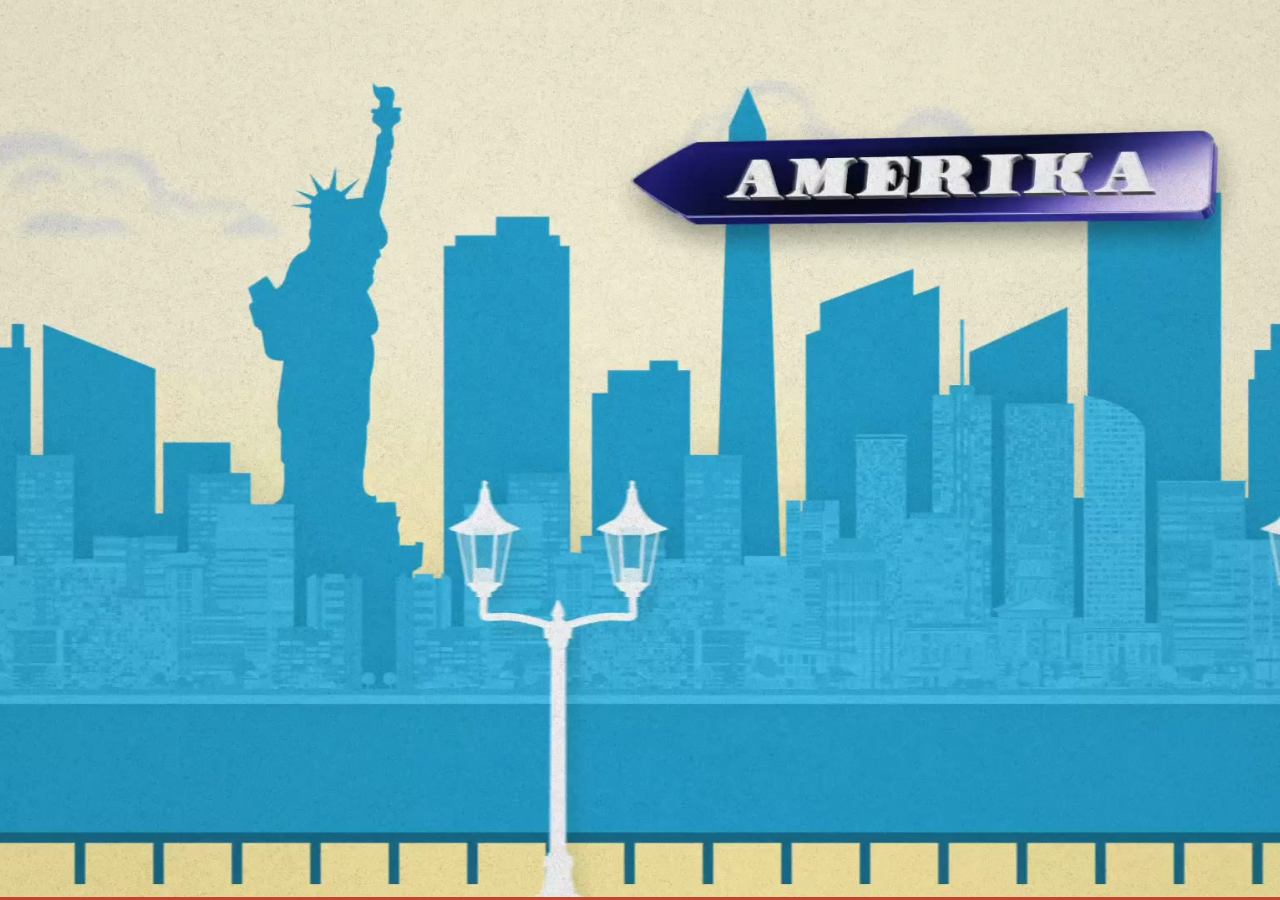
<file: index.html>
<!doctype html>
<html lang="uz" class="no-js">
<head>
<meta charset="utf-8">
<meta name="viewport" content="width=device-width, initial-scale=1, viewport-fit=cover">
<title>Amerika bo‘ylab 80 kun | Noir Nabiev</title>
<meta name="description" content="YouTube realiti-shou: ikki bloger, 15 shtat, 80 kun. Bir shahar, ikki xil imkoniyat. / YouTube-реалити: два блогера, 15 штатов, 80 дней по Америке.">
<meta name="theme-color" content="#F2ECD9">
<meta property="og:type" content="website">
<meta property="og:title" content="Amerika bo‘ylab 80 kun · 80 дней по Америке">
<meta property="og:description" content="Noir Nabiev va Javokhir Shermuxammatov bilan YouTube realiti-shou. 15 shtat, 80 kun, bir shahar va ikki xil imkoniyat.">
<meta property="og:image" content="https://noir-nabiev.vercel.app/assets/og.jpg">
<meta property="og:image:width" content="1200">
<meta property="og:image:height" content="630">
<meta name="twitter:card" content="summary_large_image">
<link rel="icon" href="favicon.svg" type="image/svg+xml">
<link rel="preload" href="assets/video/intro-first.jpg" as="image">
<link rel="stylesheet" href="assets/css/fonts.css?v=11">
<link rel="stylesheet" href="assets/css/style.css?v=14">
<script>
  (function (h) {
    h.classList.replace('no-js', 'js');
    var deck = window.matchMedia && matchMedia('(min-width: 1000px) and (min-height: 560px) and (orientation: landscape)').matches;
    h.classList.add(deck ? 'is-deck' : 'is-scroll');
    try {
      var q = new URLSearchParams(location.search).get('lang'), s = localStorage.getItem('nn-lang'), l = q || s;
      if (l === 'ru' || l === 'uz') h.lang = l;
    } catch (e) {}
    setTimeout(function () { if (!window.__nnReady) h.classList.add('is-static'); }, 5000);
  })(document.documentElement);
</script>
</head>
<body>
<svg width="0" height="0" style="position:absolute" aria-hidden="true"><defs><filter id="inkRough" x="-10%" y="-10%" width="120%" height="120%"><feTurbulence type="fractalNoise" baseFrequency="1.4" numOctaves="2" seed="7" result="n"/><feDisplacementMap in="SourceGraphic" in2="n" scale="2.2"/></filter><symbol id="i-arrow-right" viewBox="0 0 256 256"><path d="M221.66,133.66l-72,72a8,8,0,0,1-11.32-11.32L196.69,136H40a8,8,0,0,1,0-16H196.69L138.34,61.66a8,8,0,0,1,11.32-11.32l72,72A8,8,0,0,1,221.66,133.66Z"/></symbol><symbol id="i-arrow-left" viewBox="0 0 256 256"><path d="M224,128a8,8,0,0,1-8,8H59.31l58.35,58.34a8,8,0,0,1-11.32,11.32l-72-72a8,8,0,0,1,0-11.32l72-72a8,8,0,0,1,11.32,11.32L59.31,120H216A8,8,0,0,1,224,128Z"/></symbol><symbol id="i-arrow-up-right" viewBox="0 0 256 256"><path d="M200,64V168a8,8,0,0,1-16,0V83.31L69.66,197.66a8,8,0,0,1-11.32-11.32L172.69,72H88a8,8,0,0,1,0-16H192A8,8,0,0,1,200,64Z"/></symbol><symbol id="i-airplane-tilt" viewBox="0 0 256 256"><path d="M185.33,114.21l29.14-27.42.17-.17a32,32,0,0,0-45.26-45.26c0,.06-.11.11-.17.17L141.79,70.67l-83-30.2a8,8,0,0,0-8.39,1.86l-24,24a8,8,0,0,0,1.22,12.31l63.89,42.59L76.69,136H56a8,8,0,0,0-5.65,2.34l-24,24A8,8,0,0,0,29,175.42l36.82,14.73,14.7,36.75.06.16a8,8,0,0,0,13.18,2.47l23.87-23.88A8,8,0,0,0,120,200V179.31l14.76-14.76,42.59,63.89a8,8,0,0,0,12.31,1.22l24-24a8,8,0,0,0,1.86-8.39Zm-.07,97.23-42.59-63.88A8,8,0,0,0,136.8,144c-.27,0-.53,0-.79,0a8,8,0,0,0-5.66,2.35l-24,24A8,8,0,0,0,104,176v20.69L90.93,209.76,79.43,181A8,8,0,0,0,75,176.57l-28.74-11.5L59.32,152H80a8,8,0,0,0,5.66-2.34l24-24a8,8,0,0,0-1.22-12.32L44.56,70.74l13.5-13.49,83.22,30.26a8,8,0,0,0,8.56-2L180.78,52.6A16,16,0,0,1,203.4,75.23l-32.87,30.93a8,8,0,0,0-2,8.56l30.26,83.22Z"/></symbol><symbol id="i-youtube-logo" viewBox="0 0 256 256"><path d="M164.44,121.34l-48-32A8,8,0,0,0,104,96v64a8,8,0,0,0,12.44,6.66l48-32a8,8,0,0,0,0-13.32ZM120,145.05V111l25.58,17ZM234.33,69.52a24,24,0,0,0-14.49-16.4C185.56,39.88,131,40,128,40s-57.56-.12-91.84,13.12a24,24,0,0,0-14.49,16.4C19.08,79.5,16,97.74,16,128s3.08,48.5,5.67,58.48a24,24,0,0,0,14.49,16.41C69,215.56,120.4,216,127.34,216h1.32c6.94,0,58.37-.44,91.18-13.11a24,24,0,0,0,14.49-16.41c2.59-10,5.67-28.22,5.67-58.48S236.92,79.5,234.33,69.52Zm-15.49,113a8,8,0,0,1-4.77,5.49c-31.65,12.22-85.48,12-86,12H128c-.54,0-54.33.2-86-12a8,8,0,0,1-4.77-5.49C34.8,173.39,32,156.57,32,128s2.8-45.39,5.16-54.47A8,8,0,0,1,41.93,68c30.52-11.79,81.66-12,85.85-12h.27c.54,0,54.38-.18,86,12a8,8,0,0,1,4.77,5.49C221.2,82.61,224,99.43,224,128S221.2,173.39,218.84,182.47Z"/></symbol><symbol id="i-instagram-logo" viewBox="0 0 256 256"><path d="M128,80a48,48,0,1,0,48,48A48.05,48.05,0,0,0,128,80Zm0,80a32,32,0,1,1,32-32A32,32,0,0,1,128,160ZM176,24H80A56.06,56.06,0,0,0,24,80v96a56.06,56.06,0,0,0,56,56h96a56.06,56.06,0,0,0,56-56V80A56.06,56.06,0,0,0,176,24Zm40,152a40,40,0,0,1-40,40H80a40,40,0,0,1-40-40V80A40,40,0,0,1,80,40h96a40,40,0,0,1,40,40ZM192,76a12,12,0,1,1-12-12A12,12,0,0,1,192,76Z"/></symbol><symbol id="i-map-pin" viewBox="0 0 256 256"><path d="M128,64a40,40,0,1,0,40,40A40,40,0,0,0,128,64Zm0,64a24,24,0,1,1,24-24A24,24,0,0,1,128,128Zm0-112a88.1,88.1,0,0,0-88,88c0,31.4,14.51,64.68,42,96.25a254.19,254.19,0,0,0,41.45,38.3,8,8,0,0,0,9.18,0A254.19,254.19,0,0,0,174,200.25c27.45-31.57,42-64.85,42-96.25A88.1,88.1,0,0,0,128,16Zm0,206c-16.53-13-72-60.75-72-118a72,72,0,0,1,144,0C200,161.23,144.53,209,128,222Z"/></symbol><symbol id="i-speaker-high" viewBox="0 0 256 256"><path d="M155.51,24.81a8,8,0,0,0-8.42.88L77.25,80H32A16,16,0,0,0,16,96v64a16,16,0,0,0,16,16H77.25l69.84,54.31A8,8,0,0,0,160,224V32A8,8,0,0,0,155.51,24.81ZM32,96H72v64H32ZM144,207.64,88,164.09V91.91l56-43.55Zm54-106.08a40,40,0,0,1,0,52.88,8,8,0,0,1-12-10.58,24,24,0,0,0,0-31.72,8,8,0,0,1,12-10.58ZM248,128a79.9,79.9,0,0,1-20.37,53.34,8,8,0,0,1-11.92-10.67,64,64,0,0,0,0-85.33,8,8,0,1,1,11.92-10.67A79.83,79.83,0,0,1,248,128Z"/></symbol><symbol id="i-speaker-slash" viewBox="0 0 256 256"><path d="M53.92,34.62A8,8,0,1,0,42.08,45.38L73.55,80H32A16,16,0,0,0,16,96v64a16,16,0,0,0,16,16H77.25l69.84,54.31A8,8,0,0,0,160,224V175.09l42.08,46.29a8,8,0,1,0,11.84-10.76ZM32,96H72v64H32ZM144,207.64,88,164.09V95.89l56,61.6Zm42-63.77a24,24,0,0,0,0-31.72,8,8,0,1,1,12-10.57,40,40,0,0,1,0,52.88,8,8,0,0,1-12-10.59Zm-80.16-76a8,8,0,0,1,1.4-11.23l39.85-31A8,8,0,0,1,160,32v74.83a8,8,0,0,1-16,0V48.36l-26.94,21A8,8,0,0,1,105.84,67.91ZM248,128a79.9,79.9,0,0,1-20.37,53.34,8,8,0,0,1-11.92-10.67,64,64,0,0,0,0-85.33,8,8,0,1,1,11.92-10.67A79.83,79.83,0,0,1,248,128Z"/></symbol><symbol id="i-arrow-counter-clockwise" viewBox="0 0 256 256"><path d="M224,128a96,96,0,0,1-94.71,96H128A95.38,95.38,0,0,1,62.1,197.8a8,8,0,0,1,11-11.63A80,80,0,1,0,71.43,71.39a3.07,3.07,0,0,1-.26.25L44.59,96H72a8,8,0,0,1,0,16H24a8,8,0,0,1-8-8V56a8,8,0,0,1,16,0V85.8L60.25,60A96,96,0,0,1,224,128Z"/></symbol><symbol id="i-play" viewBox="0 0 256 256"><path d="M232.4,114.49,88.32,26.35a16,16,0,0,0-16.2-.3A15.86,15.86,0,0,0,64,39.87V216.13A15.94,15.94,0,0,0,80,232a16.07,16.07,0,0,0,8.36-2.35L232.4,141.51a15.81,15.81,0,0,0,0-27ZM80,215.94V40l143.83,88Z"/></symbol><symbol id="i-corners-out" viewBox="0 0 256 256"><path d="M216,48V88a8,8,0,0,1-16,0V56H168a8,8,0,0,1,0-16h40A8,8,0,0,1,216,48ZM88,200H56V168a8,8,0,0,0-16,0v40a8,8,0,0,0,8,8H88a8,8,0,0,0,0-16Zm120-40a8,8,0,0,0-8,8v32H168a8,8,0,0,0,0,16h40a8,8,0,0,0,8-8V168A8,8,0,0,0,208,160ZM88,40H48a8,8,0,0,0-8,8V88a8,8,0,0,0,16,0V56H88a8,8,0,0,0,0-16Z"/></symbol><symbol id="i-corners-in" viewBox="0 0 256 256"><path d="M152,96V48a8,8,0,0,1,16,0V88h40a8,8,0,0,1,0,16H160A8,8,0,0,1,152,96ZM96,152H48a8,8,0,0,0,0,16H88v40a8,8,0,0,0,16,0V160A8,8,0,0,0,96,152Zm112,0H160a8,8,0,0,0-8,8v48a8,8,0,0,0,16,0V168h40a8,8,0,0,0,0-16ZM96,40a8,8,0,0,0-8,8V88H48a8,8,0,0,0,0,16H96a8,8,0,0,0,8-8V48A8,8,0,0,0,96,40Z"/></symbol><symbol id="i-seal-check" viewBox="0 0 256 256"><path d="M225.86,102.82c-3.77-3.94-7.67-8-9.14-11.57-1.36-3.27-1.44-8.69-1.52-13.94-.15-9.76-.31-20.82-8-28.51s-18.75-7.85-28.51-8c-5.25-.08-10.67-.16-13.94-1.52-3.56-1.47-7.63-5.37-11.57-9.14C146.28,23.51,138.44,16,128,16s-18.27,7.51-25.18,14.14c-3.94,3.77-8,7.67-11.57,9.14C88,40.64,82.56,40.72,77.31,40.8c-9.76.15-20.82.31-28.51,8S41,67.55,40.8,77.31c-.08,5.25-.16,10.67-1.52,13.94-1.47,3.56-5.37,7.63-9.14,11.57C23.51,109.72,16,117.56,16,128s7.51,18.27,14.14,25.18c3.77,3.94,7.67,8,9.14,11.57,1.36,3.27,1.44,8.69,1.52,13.94.15,9.76.31,20.82,8,28.51s18.75,7.85,28.51,8c5.25.08,10.67.16,13.94,1.52,3.56,1.47,7.63,5.37,11.57,9.14C109.72,232.49,117.56,240,128,240s18.27-7.51,25.18-14.14c3.94-3.77,8-7.67,11.57-9.14,3.27-1.36,8.69-1.44,13.94-1.52,9.76-.15,20.82-.31,28.51-8s7.85-18.75,8-28.51c.08-5.25.16-10.67,1.52-13.94,1.47-3.56,5.37-7.63,9.14-11.57C232.49,146.28,240,138.44,240,128S232.49,109.73,225.86,102.82Zm-11.55,39.29c-4.79,5-9.75,10.17-12.38,16.52-2.52,6.1-2.63,13.07-2.73,19.82-.1,7-.21,14.33-3.32,17.43s-10.39,3.22-17.43,3.32c-6.75.1-13.72.21-19.82,2.73-6.35,2.63-11.52,7.59-16.52,12.38S132,224,128,224s-9.15-4.92-14.11-9.69-10.17-9.75-16.52-12.38c-6.1-2.52-13.07-2.63-19.82-2.73-7-.1-14.33-.21-17.43-3.32s-3.22-10.39-3.32-17.43c-.1-6.75-.21-13.72-2.73-19.82-2.63-6.35-7.59-11.52-12.38-16.52S32,132,32,128s4.92-9.15,9.69-14.11,9.75-10.17,12.38-16.52c2.52-6.1,2.63-13.07,2.73-19.82.1-7,.21-14.33,3.32-17.43S70.51,56.9,77.55,56.8c6.75-.1,13.72-.21,19.82-2.73,6.35-2.63,11.52-7.59,16.52-12.38S124,32,128,32s9.15,4.92,14.11,9.69,10.17,9.75,16.52,12.38c6.1,2.52,13.07,2.63,19.82,2.73,7,.1,14.33.21,17.43,3.32s3.22,10.39,3.32,17.43c.1,6.75.21,13.72,2.73,19.82,2.63,6.35,7.59,11.52,12.38,16.52S224,124,224,128,219.08,137.15,214.31,142.11ZM173.66,98.34a8,8,0,0,1,0,11.32l-56,56a8,8,0,0,1-11.32,0l-24-24a8,8,0,0,1,11.32-11.32L112,148.69l50.34-50.35A8,8,0,0,1,173.66,98.34Z"/></symbol><symbol id="i-credit-card" viewBox="0 0 256 256"><path d="M224,48H32A16,16,0,0,0,16,64V192a16,16,0,0,0,16,16H224a16,16,0,0,0,16-16V64A16,16,0,0,0,224,48Zm0,16V88H32V64Zm0,128H32V104H224v88Zm-16-24a8,8,0,0,1-8,8H168a8,8,0,0,1,0-16h32A8,8,0,0,1,208,168Zm-64,0a8,8,0,0,1-8,8H120a8,8,0,0,1,0-16h16A8,8,0,0,1,144,168Z"/></symbol><symbol id="i-wallet" viewBox="0 0 256 256"><path d="M216,64H56a8,8,0,0,1,0-16H192a8,8,0,0,0,0-16H56A24,24,0,0,0,32,56V184a24,24,0,0,0,24,24H216a16,16,0,0,0,16-16V80A16,16,0,0,0,216,64Zm0,128H56a8,8,0,0,1-8-8V78.63A23.84,23.84,0,0,0,56,80H216Zm-48-60a12,12,0,1,1,12,12A12,12,0,0,1,168,132Z"/></symbol><symbol id="i-clock" viewBox="0 0 256 256"><path d="M128,24A104,104,0,1,0,232,128,104.11,104.11,0,0,0,128,24Zm0,192a88,88,0,1,1,88-88A88.1,88.1,0,0,1,128,216Zm64-88a8,8,0,0,1-8,8H128a8,8,0,0,1-8-8V72a8,8,0,0,1,16,0v48h48A8,8,0,0,1,192,128Z"/></symbol><symbol id="i-calendar-blank" viewBox="0 0 256 256"><path d="M208,32H184V24a8,8,0,0,0-16,0v8H88V24a8,8,0,0,0-16,0v8H48A16,16,0,0,0,32,48V208a16,16,0,0,0,16,16H208a16,16,0,0,0,16-16V48A16,16,0,0,0,208,32ZM72,48v8a8,8,0,0,0,16,0V48h80v8a8,8,0,0,0,16,0V48h24V80H48V48ZM208,208H48V96H208V208Z"/></symbol><symbol id="i-eye" viewBox="0 0 256 256"><path d="M247.31,124.76c-.35-.79-8.82-19.58-27.65-38.41C194.57,61.26,162.88,48,128,48S61.43,61.26,36.34,86.35C17.51,105.18,9,124,8.69,124.76a8,8,0,0,0,0,6.5c.35.79,8.82,19.57,27.65,38.4C61.43,194.74,93.12,208,128,208s66.57-13.26,91.66-38.34c18.83-18.83,27.3-37.61,27.65-38.4A8,8,0,0,0,247.31,124.76ZM128,192c-30.78,0-57.67-11.19-79.93-33.25A133.47,133.47,0,0,1,25,128,133.33,133.33,0,0,1,48.07,97.25C70.33,75.19,97.22,64,128,64s57.67,11.19,79.93,33.25A133.46,133.46,0,0,1,231.05,128C223.84,141.46,192.43,192,128,192Zm0-112a48,48,0,1,0,48,48A48.05,48.05,0,0,0,128,80Zm0,80a32,32,0,1,1,32-32A32,32,0,0,1,128,160Z"/></symbol><symbol id="i-users" viewBox="0 0 256 256"><path d="M117.25,157.92a60,60,0,1,0-66.5,0A95.83,95.83,0,0,0,3.53,195.63a8,8,0,1,0,13.4,8.74,80,80,0,0,1,134.14,0,8,8,0,0,0,13.4-8.74A95.83,95.83,0,0,0,117.25,157.92ZM40,108a44,44,0,1,1,44,44A44.05,44.05,0,0,1,40,108Zm210.14,98.7a8,8,0,0,1-11.07-2.33A79.83,79.83,0,0,0,172,168a8,8,0,0,1,0-16,44,44,0,1,0-16.34-84.87,8,8,0,1,1-5.94-14.85,60,60,0,0,1,55.53,105.64,95.83,95.83,0,0,1,47.22,37.71A8,8,0,0,1,250.14,206.7Z"/></symbol><symbol id="i-users-three" viewBox="0 0 256 256"><path d="M244.8,150.4a8,8,0,0,1-11.2-1.6A51.6,51.6,0,0,0,192,128a8,8,0,0,1-7.37-4.89,8,8,0,0,1,0-6.22A8,8,0,0,1,192,112a24,24,0,1,0-23.24-30,8,8,0,1,1-15.5-4A40,40,0,1,1,219,117.51a67.94,67.94,0,0,1,27.43,21.68A8,8,0,0,1,244.8,150.4ZM190.92,212a8,8,0,1,1-13.84,8,57,57,0,0,0-98.16,0,8,8,0,1,1-13.84-8,72.06,72.06,0,0,1,33.74-29.92,48,48,0,1,1,58.36,0A72.06,72.06,0,0,1,190.92,212ZM128,176a32,32,0,1,0-32-32A32,32,0,0,0,128,176ZM72,120a8,8,0,0,0-8-8A24,24,0,1,1,87.24,82a8,8,0,1,0,15.5-4A40,40,0,1,0,37,117.51,67.94,67.94,0,0,0,9.6,139.19a8,8,0,1,0,12.8,9.61A51.6,51.6,0,0,1,64,128,8,8,0,0,0,72,120Z"/></symbol><symbol id="i-heart" viewBox="0 0 256 256"><path d="M178,40c-20.65,0-38.73,8.88-50,23.89C116.73,48.88,98.65,40,78,40a62.07,62.07,0,0,0-62,62c0,70,103.79,126.66,108.21,129a8,8,0,0,0,7.58,0C136.21,228.66,240,172,240,102A62.07,62.07,0,0,0,178,40ZM128,214.8C109.74,204.16,32,155.69,32,102A46.06,46.06,0,0,1,78,56c19.45,0,35.78,10.36,42.6,27a8,8,0,0,0,14.8,0c6.82-16.67,23.15-27,42.6-27a46.06,46.06,0,0,1,46,46C224,155.61,146.24,204.15,128,214.8Z"/></symbol><symbol id="i-film-slate" viewBox="0 0 256 256"><path d="M216,104H102.09L210,75.51a8,8,0,0,0,5.68-9.84l-8.16-30a15.93,15.93,0,0,0-19.42-11.13L35.81,64.74a15.75,15.75,0,0,0-9.7,7.4,15.51,15.51,0,0,0-1.55,12L32,111.56c0,.14,0,.29,0,.44v88a16,16,0,0,0,16,16H208a16,16,0,0,0,16-16V112A8,8,0,0,0,216,104ZM192.16,40l6,22.07-22.62,6L147.42,51.83Zm-66.69,17.6,28.12,16.24-36.94,9.75L88.53,67.37Zm-79.4,44.62-6-22.08,26.5-7L94.69,89.4ZM208,200H48V120H208v80Z"/></symbol><symbol id="i-video-camera" viewBox="0 0 256 256"><path d="M251.77,73a8,8,0,0,0-8.21.39L208,97.05V72a16,16,0,0,0-16-16H32A16,16,0,0,0,16,72V184a16,16,0,0,0,16,16H192a16,16,0,0,0,16-16V159l35.56,23.71A8,8,0,0,0,248,184a8,8,0,0,0,8-8V80A8,8,0,0,0,251.77,73ZM192,184H32V72H192V184Zm48-22.95-32-21.33V116.28L240,95Z"/></symbol><symbol id="i-globe-hemisphere-west" viewBox="0 0 256 256"><path d="M128,24A104,104,0,1,0,232,128,104.11,104.11,0,0,0,128,24Zm88,104a87.62,87.62,0,0,1-6.4,32.94l-44.7-27.49a15.92,15.92,0,0,0-6.24-2.23l-22.82-3.08a16.11,16.11,0,0,0-16,7.86h-8.72l-3.8-7.86a15.91,15.91,0,0,0-11-8.67l-8-1.73L96.14,104h16.71a16.06,16.06,0,0,0,7.73-2l12.25-6.76a16.62,16.62,0,0,0,3-2.14l26.91-24.34A15.93,15.93,0,0,0,166,49.1l-.36-.65A88.11,88.11,0,0,1,216,128ZM143.31,41.34,152,56.9,125.09,81.24,112.85,88H96.14a16,16,0,0,0-13.88,8l-8.73,15.23L63.38,84.19,74.32,58.32a87.87,87.87,0,0,1,69-17ZM40,128a87.53,87.53,0,0,1,8.54-37.8l11.34,30.27a16,16,0,0,0,11.62,10l21.43,4.61L96.74,143a16.09,16.09,0,0,0,14.4,9h1.48l-7.23,16.23a16,16,0,0,0,2.86,17.37l.14.14L128,205.94l-1.94,10A88.11,88.11,0,0,1,40,128Zm102.58,86.78,1.13-5.81a16.09,16.09,0,0,0-4-13.9,1.85,1.85,0,0,1-.14-.14L120,174.74,133.7,144l22.82,3.08,45.72,28.12A88.18,88.18,0,0,1,142.58,214.78Z"/></symbol><symbol id="i-trophy" viewBox="0 0 256 256"><path d="M232,64H208V48a8,8,0,0,0-8-8H56a8,8,0,0,0-8,8V64H24A16,16,0,0,0,8,80V96a40,40,0,0,0,40,40h3.65A80.13,80.13,0,0,0,120,191.61V216H96a8,8,0,0,0,0,16h64a8,8,0,0,0,0-16H136V191.58c31.94-3.23,58.44-25.64,68.08-55.58H208a40,40,0,0,0,40-40V80A16,16,0,0,0,232,64ZM48,120A24,24,0,0,1,24,96V80H48v32q0,4,.39,8Zm144-8.9c0,35.52-29,64.64-64,64.9a64,64,0,0,1-64-64V56H192ZM232,96a24,24,0,0,1-24,24h-.5a81.81,81.81,0,0,0,.5-8.9V80h24Z"/></symbol><symbol id="i-arrows-clockwise" viewBox="0 0 256 256"><path d="M224,48V96a8,8,0,0,1-8,8H168a8,8,0,0,1,0-16h28.69L182.06,73.37a79.56,79.56,0,0,0-56.13-23.43h-.45A79.52,79.52,0,0,0,69.59,72.71,8,8,0,0,1,58.41,61.27a96,96,0,0,1,135,.79L208,76.69V48a8,8,0,0,1,16,0ZM186.41,183.29a80,80,0,0,1-112.47-.66L59.31,168H88a8,8,0,0,0,0-16H40a8,8,0,0,0-8,8v48a8,8,0,0,0,16,0V179.31l14.63,14.63A95.43,95.43,0,0,0,130,222.06h.53a95.36,95.36,0,0,0,67.07-27.33,8,8,0,0,0-11.18-11.44Z"/></symbol><symbol id="i-shield-check" viewBox="0 0 256 256"><path d="M208,40H48A16,16,0,0,0,32,56v56c0,52.72,25.52,84.67,46.93,102.19,23.06,18.86,46,25.26,47,25.53a8,8,0,0,0,4.2,0c1-.27,23.91-6.67,47-25.53C198.48,196.67,224,164.72,224,112V56A16,16,0,0,0,208,40Zm0,72c0,37.07-13.66,67.16-40.6,89.42A129.3,129.3,0,0,1,128,223.62a128.25,128.25,0,0,1-38.92-21.81C61.82,179.51,48,149.3,48,112l0-56,160,0ZM82.34,141.66a8,8,0,0,1,11.32-11.32L112,148.69l50.34-50.35a8,8,0,0,1,11.32,11.32l-56,56a8,8,0,0,1-11.32,0Z"/></symbol><symbol id="i-timer" viewBox="0 0 256 256"><path d="M128,40a96,96,0,1,0,96,96A96.11,96.11,0,0,0,128,40Zm0,176a80,80,0,1,1,80-80A80.09,80.09,0,0,1,128,216ZM173.66,90.34a8,8,0,0,1,0,11.32l-40,40a8,8,0,0,1-11.32-11.32l40-40A8,8,0,0,1,173.66,90.34ZM96,16a8,8,0,0,1,8-8h48a8,8,0,0,1,0,16H104A8,8,0,0,1,96,16Z"/></symbol><symbol id="i-check" viewBox="0 0 256 256"><path d="M229.66,77.66l-128,128a8,8,0,0,1-11.32,0l-56-56a8,8,0,0,1,11.32-11.32L96,188.69,218.34,66.34a8,8,0,0,1,11.32,11.32Z"/></symbol><symbol id="i-stamp" viewBox="0 0 256 256"><path d="M224,224a8,8,0,0,1-8,8H40a8,8,0,0,1,0-16H216A8,8,0,0,1,224,224Zm0-80v40a16,16,0,0,1-16,16H48a16,16,0,0,1-16-16V144a16,16,0,0,1,16-16h56.43L88.72,54.71A32,32,0,0,1,120,16h16a32,32,0,0,1,31.29,38.71L151.57,128H208A16,16,0,0,1,224,144ZM120.79,128h14.42l16.43-76.65A16,16,0,0,0,136,32H120a16,16,0,0,0-15.65,19.35ZM208,184V144H48v40H208Z"/></symbol><symbol id="i-compass" viewBox="0 0 256 256"><path d="M128,24A104,104,0,1,0,232,128,104.11,104.11,0,0,0,128,24Zm0,192a88,88,0,1,1,88-88A88.1,88.1,0,0,1,128,216ZM172.42,72.84l-64,32a8.05,8.05,0,0,0-3.58,3.58l-32,64A8,8,0,0,0,80,184a8.1,8.1,0,0,0,3.58-.84l64-32a8.05,8.05,0,0,0,3.58-3.58l32-64a8,8,0,0,0-10.74-10.74ZM138,138,97.89,158.11,118,118l40.15-20.07Z"/></symbol><symbol id="i-currency-dollar" viewBox="0 0 256 256"><path d="M152,120H136V56h8a32,32,0,0,1,32,32,8,8,0,0,0,16,0,48.05,48.05,0,0,0-48-48h-8V24a8,8,0,0,0-16,0V40h-8a48,48,0,0,0,0,96h8v64H104a32,32,0,0,1-32-32,8,8,0,0,0-16,0,48.05,48.05,0,0,0,48,48h16v16a8,8,0,0,0,16,0V216h16a48,48,0,0,0,0-96Zm-40,0a32,32,0,0,1,0-64h8v64Zm40,80H136V136h16a32,32,0,0,1,0,64Z"/></symbol><symbol id="i-car-profile" viewBox="0 0 256 256"><path d="M240,112H211.31L168,68.69A15.86,15.86,0,0,0,156.69,64H44.28A16,16,0,0,0,31,71.12L1.34,115.56A8.07,8.07,0,0,0,0,120v48a16,16,0,0,0,16,16H33a32,32,0,0,0,62,0h66a32,32,0,0,0,62,0h17a16,16,0,0,0,16-16V128A16,16,0,0,0,240,112ZM44.28,80H156.69l32,32H23ZM64,192a16,16,0,1,1,16-16A16,16,0,0,1,64,192Zm128,0a16,16,0,1,1,16-16A16,16,0,0,1,192,192Zm48-24H223a32,32,0,0,0-62,0H95a32,32,0,0,0-62,0H16V128H240Z"/></symbol><symbol id="i-mountains" viewBox="0 0 256 256"><path d="M164,80a28,28,0,1,0-28-28A28,28,0,0,0,164,80Zm0-40a12,12,0,1,1-12,12A12,12,0,0,1,164,40Zm90.88,155.92-54.56-92.08A15.87,15.87,0,0,0,186.55,96h0a15.85,15.85,0,0,0-13.76,7.84L146.63,148l-44.84-76.1a16,16,0,0,0-27.58,0L1.11,195.94A8,8,0,0,0,8,208H248a8,8,0,0,0,6.88-12.08ZM88,80l23.57,40H64.43ZM22,192l33-56h66l18.74,31.8,0,0L154,192Zm150.57,0-16.66-28.28L186.55,112,234,192Z"/></symbol><symbol id="i-chart-line-up" viewBox="0 0 256 256"><path d="M232,208a8,8,0,0,1-8,8H32a8,8,0,0,1-8-8V48a8,8,0,0,1,16,0V156.69l50.34-50.35a8,8,0,0,1,11.32,0L128,132.69,180.69,80H160a8,8,0,0,1,0-16h40a8,8,0,0,1,8,8v40a8,8,0,0,1-16,0V91.31l-58.34,58.35a8,8,0,0,1-11.32,0L96,123.31l-56,56V200H224A8,8,0,0,1,232,208Z"/></symbol><symbol id="i-translate" viewBox="0 0 256 256"><path d="M247.15,212.42l-56-112a8,8,0,0,0-14.31,0l-21.71,43.43A88,88,0,0,1,108,126.93,103.65,103.65,0,0,0,135.69,64H160a8,8,0,0,0,0-16H104V32a8,8,0,0,0-16,0V48H32a8,8,0,0,0,0,16h87.63A87.76,87.76,0,0,1,96,116.35a87.74,87.74,0,0,1-19-31,8,8,0,1,0-15.08,5.34A103.63,103.63,0,0,0,84,127a87.55,87.55,0,0,1-52,17,8,8,0,0,0,0,16,103.46,103.46,0,0,0,64-22.08,104.18,104.18,0,0,0,51.44,21.31l-26.6,53.19a8,8,0,0,0,14.31,7.16L148.94,192h70.11l13.79,27.58A8,8,0,0,0,240,224a8,8,0,0,0,7.15-11.58ZM156.94,176,184,121.89,211.05,176Z"/></symbol><symbol id="i-seal-check-fill" viewBox="0 0 256 256"><path d="M225.86,102.82c-3.77-3.94-7.67-8-9.14-11.57-1.36-3.27-1.44-8.69-1.52-13.94-.15-9.76-.31-20.82-8-28.51s-18.75-7.85-28.51-8c-5.25-.08-10.67-.16-13.94-1.52-3.56-1.47-7.63-5.37-11.57-9.14C146.28,23.51,138.44,16,128,16s-18.27,7.51-25.18,14.14c-3.94,3.77-8,7.67-11.57,9.14C88,40.64,82.56,40.72,77.31,40.8c-9.76.15-20.82.31-28.51,8S41,67.55,40.8,77.31c-.08,5.25-.16,10.67-1.52,13.94-1.47,3.56-5.37,7.63-9.14,11.57C23.51,109.72,16,117.56,16,128s7.51,18.27,14.14,25.18c3.77,3.94,7.67,8,9.14,11.57,1.36,3.27,1.44,8.69,1.52,13.94.15,9.76.31,20.82,8,28.51s18.75,7.85,28.51,8c5.25.08,10.67.16,13.94,1.52,3.56,1.47,7.63,5.37,11.57,9.14C109.72,232.49,117.56,240,128,240s18.27-7.51,25.18-14.14c3.94-3.77,8-7.67,11.57-9.14,3.27-1.36,8.69-1.44,13.94-1.52,9.76-.15,20.82-.31,28.51-8s7.85-18.75,8-28.51c.08-5.25.16-10.67,1.52-13.94,1.47-3.56,5.37-7.63,9.14-11.57C232.49,146.28,240,138.44,240,128S232.49,109.73,225.86,102.82Zm-52.2,6.84-56,56a8,8,0,0,1-11.32,0l-24-24a8,8,0,0,1,11.32-11.32L112,148.69l50.34-50.35a8,8,0,0,1,11.32,11.32Z"/></symbol><symbol id="i-play-fill" viewBox="0 0 256 256"><path d="M240,128a15.74,15.74,0,0,1-7.6,13.51L88.32,229.65a16,16,0,0,1-16.2.3A15.86,15.86,0,0,1,64,216.13V39.87a15.86,15.86,0,0,1,8.12-13.82,16,16,0,0,1,16.2.3L232.4,114.49A15.74,15.74,0,0,1,240,128Z"/></symbol><symbol id="i-airplane-tilt-fill" viewBox="0 0 256 256"><path d="M215.52,197.26a8,8,0,0,1-1.86,8.39l-24,24A8,8,0,0,1,184,232a7.09,7.09,0,0,1-.79,0,8,8,0,0,1-5.87-3.52l-44.07-66.12L112,183.59V208a8,8,0,0,1-2.34,5.65s-14,14.06-15.88,15.88A7.91,7.91,0,0,1,91,231.41a8,8,0,0,1-10.41-4.35l-.06-.15-14.7-36.76L29,175.42a8,8,0,0,1-2.69-13.08l16-16A8,8,0,0,1,48,144H72.4l21.27-21.27L27.56,78.65a8,8,0,0,1-1.22-12.32l24-24a8,8,0,0,1,8.39-1.86l85.94,31.25L176.2,40.19a28,28,0,0,1,39.6,39.6l-31.53,31.53Z"/></symbol><symbol id="i-youtube-logo-fill" viewBox="0 0 256 256"><path d="M234.33,69.52a24,24,0,0,0-14.49-16.4C185.56,39.88,131,40,128,40s-57.56-.12-91.84,13.12a24,24,0,0,0-14.49,16.4C19.08,79.5,16,97.74,16,128s3.08,48.5,5.67,58.48a24,24,0,0,0,14.49,16.41C69,215.56,120.4,216,127.34,216h1.32c6.94,0,58.37-.44,91.18-13.11a24,24,0,0,0,14.49-16.41c2.59-10,5.67-28.22,5.67-58.48S236.92,79.5,234.33,69.52Zm-73.74,65-40,28A8,8,0,0,1,108,156V100a8,8,0,0,1,12.59-6.55l40,28a8,8,0,0,1,0,13.1Z"/></symbol><symbol id="i-map-pin-fill" viewBox="0 0 256 256"><path d="M128,16a88.1,88.1,0,0,0-88,88c0,75.3,80,132.17,83.41,134.55a8,8,0,0,0,9.18,0C136,236.17,216,179.3,216,104A88.1,88.1,0,0,0,128,16Zm0,56a32,32,0,1,1-32,32A32,32,0,0,1,128,72Z"/></symbol><symbol id="i-instagram-logo-fill" viewBox="0 0 256 256"><path d="M176,24H80A56.06,56.06,0,0,0,24,80v96a56.06,56.06,0,0,0,56,56h96a56.06,56.06,0,0,0,56-56V80A56.06,56.06,0,0,0,176,24ZM128,176a48,48,0,1,1,48-48A48.05,48.05,0,0,1,128,176Zm60-96a12,12,0,1,1,12-12A12,12,0,0,1,188,80Zm-28,48a32,32,0,1,1-32-32A32,32,0,0,1,160,128Z"/></symbol><symbol id="i-bed" viewBox="0 0 256 256"><path d="M216,72H32V48a8,8,0,0,0-16,0V208a8,8,0,0,0,16,0V176H240v32a8,8,0,0,0,16,0V112A40,40,0,0,0,216,72ZM32,88h72v72H32Zm88,72V88h96a24,24,0,0,1,24,24v48Z"/></symbol><symbol id="i-megaphone" viewBox="0 0 256 256"><path d="M248,120a48.05,48.05,0,0,0-48-48H160.2c-2.91-.17-53.62-3.74-101.91-44.24A16,16,0,0,0,32,40V200a16,16,0,0,0,26.29,12.25c37.77-31.68,77-40.76,93.71-43.3v31.72A16,16,0,0,0,159.12,214l11,7.33A16,16,0,0,0,194.5,212l11.77-44.36A48.07,48.07,0,0,0,248,120ZM48,199.93V40h0c42.81,35.91,86.63,45,104,47.24v65.48C134.65,155,90.84,164.07,48,199.93Zm131,8,0,.11-11-7.33V168h21.6ZM200,152H168V88h32a32,32,0,1,1,0,64Z"/></symbol><symbol id="i-ticket" viewBox="0 0 256 256"><path d="M232,104a8,8,0,0,0,8-8V64a16,16,0,0,0-16-16H32A16,16,0,0,0,16,64V96a8,8,0,0,0,8,8,24,24,0,0,1,0,48,8,8,0,0,0-8,8v32a16,16,0,0,0,16,16H224a16,16,0,0,0,16-16V160a8,8,0,0,0-8-8,24,24,0,0,1,0-48ZM32,167.2a40,40,0,0,0,0-78.4V64H88V192H32Zm192,0V192H104V64H224V88.8a40,40,0,0,0,0,78.4Z"/></symbol><symbol id="i-handshake" viewBox="0 0 256 256"><path d="M254.3,107.91,228.78,56.85a16,16,0,0,0-21.47-7.15L182.44,62.13,130.05,48.27a8.14,8.14,0,0,0-4.1,0L73.56,62.13,48.69,49.7a16,16,0,0,0-21.47,7.15L1.7,107.9a16,16,0,0,0,7.15,21.47l27,13.51,55.49,39.63a8.06,8.06,0,0,0,2.71,1.25l64,16a8,8,0,0,0,7.6-2.1l55.07-55.08,26.42-13.21a16,16,0,0,0,7.15-21.46Zm-54.89,33.37L165,113.72a8,8,0,0,0-10.68.61C136.51,132.27,116.66,130,104,122L147.24,80h31.81l27.21,54.41ZM41.53,64,62,74.22,36.43,125.27,16,115.06Zm116,119.13L99.42,168.61l-49.2-35.14,28-56L128,64.28l9.8,2.59-45,43.68-.08.09a16,16,0,0,0,2.72,24.81c20.56,13.13,45.37,11,64.91-5L188,152.66Zm62-57.87-25.52-51L214.47,64,240,115.06Zm-87.75,92.67a8,8,0,0,1-7.75,6.06,8.13,8.13,0,0,1-1.95-.24L80.41,213.33a7.89,7.89,0,0,1-2.71-1.25L51.35,193.26a8,8,0,0,1,9.3-13l25.11,17.94L126,208.24A8,8,0,0,1,131.82,217.94Z"/></symbol><symbol id="i-suitcase-rolling" viewBox="0 0 256 256"><path d="M104,88v96a8,8,0,0,1-16,0V88a8,8,0,0,1,16,0Zm24-8a8,8,0,0,0-8,8v96a8,8,0,0,0,16,0V88A8,8,0,0,0,128,80Zm32,0a8,8,0,0,0-8,8v96a8,8,0,0,0,16,0V88A8,8,0,0,0,160,80Zm48-16V208a16,16,0,0,1-16,16H176v16a8,8,0,0,1-16,0V224H96v16a8,8,0,0,1-16,0V224H64a16,16,0,0,1-16-16V64A16,16,0,0,1,64,48H88V24A24,24,0,0,1,112,0h32a24,24,0,0,1,24,24V48h24A16,16,0,0,1,208,64ZM104,48h48V24a8,8,0,0,0-8-8H112a8,8,0,0,0-8,8Zm88,160V64H64V208H192Z"/></symbol><symbol id="i-drop" viewBox="0 0 256 256"><path d="M174,47.75a254.19,254.19,0,0,0-41.45-38.3,8,8,0,0,0-9.18,0A254.19,254.19,0,0,0,82,47.75C54.51,79.32,40,112.6,40,144a88,88,0,0,0,176,0C216,112.6,201.49,79.32,174,47.75ZM128,216a72.08,72.08,0,0,1-72-72c0-57.23,55.47-105,72-118,16.53,13,72,60.75,72,118A72.08,72.08,0,0,1,128,216Zm55.89-62.66a57.6,57.6,0,0,1-46.56,46.55A8.75,8.75,0,0,1,136,200a8,8,0,0,1-1.32-15.89c16.57-2.79,30.63-16.85,33.44-33.45a8,8,0,0,1,15.78,2.68Z"/></symbol><symbol id="i-cookie" viewBox="0 0 256 256"><path d="M164.49,163.51a12,12,0,1,1-17,0A12,12,0,0,1,164.49,163.51Zm-81-8a12,12,0,1,0,17,0A12,12,0,0,0,83.51,155.51Zm9-39a12,12,0,1,0-17,0A12,12,0,0,0,92.49,116.49Zm48-1a12,12,0,1,0,0,17A12,12,0,0,0,140.49,115.51ZM232,128A104,104,0,1,1,128,24a8,8,0,0,1,8,8,40,40,0,0,0,40,40,8,8,0,0,1,8,8,40,40,0,0,0,40,40A8,8,0,0,1,232,128Zm-16.31,7.39A56.13,56.13,0,0,1,168.5,87.5a56.13,56.13,0,0,1-47.89-47.19,88,88,0,1,0,95.08,95.08Z"/></symbol></defs></svg>

<header class="bar" id="bar">
  <a class="brand" href="#s1" data-go="0" aria-label="Amerika bo‘ylab 80 kun">
    <span class="brand__mark">80</span>
    <span class="brand__name">Noir Nabiev</span>
  </a>
  <nav class="prog" id="prog" aria-label="Slides">
    <button class="prog__seg" data-go="0"><span class="prog__fill"></span><span class="prog__label" data-i18n="nav.s1"></span></button>
    <button class="prog__seg" data-go="1"><span class="prog__fill"></span><span class="prog__label" data-i18n="nav.s2"></span></button>
    <button class="prog__seg" data-go="2"><span class="prog__fill"></span><span class="prog__label" data-i18n="nav.s3"></span></button>
    <button class="prog__seg" data-go="3"><span class="prog__fill"></span><span class="prog__label" data-i18n="nav.s4"></span></button>
    <button class="prog__seg" data-go="4"><span class="prog__fill"></span><span class="prog__label" data-i18n="nav.s5"></span></button>
    <button class="prog__seg" data-go="5"><span class="prog__fill"></span><span class="prog__label" data-i18n="nav.s6"></span></button>
    <button class="prog__seg" data-go="6"><span class="prog__fill"></span><span class="prog__label" data-i18n="nav.s7"></span></button>
    <button class="prog__seg" data-go="7"><span class="prog__fill"></span><span class="prog__label" data-i18n="nav.s8"></span></button>
    <button class="prog__seg" data-go="8"><span class="prog__fill"></span><span class="prog__label" data-i18n="nav.s9"></span></button>
    <button class="prog__seg" data-go="9"><span class="prog__fill"></span><span class="prog__label" data-i18n="nav.s10"></span></button>
  </nav>
  <div class="bar__end">
    <div class="dnav" id="dnav">
      <button type="button" class="ibtn ibtn--line" id="prevBtn" data-i18n-aria="nav.prev" aria-label="Oldingi slayd"><svg class="i"><use href="#i-arrow-left"/></svg></button>
      <span class="dnav__count mono"><b id="curNum">01</b><span>/ 10</span></span>
      <button type="button" class="ibtn ibtn--solid" id="nextBtn" data-i18n-aria="nav.next" aria-label="Keyingi slayd"><svg class="i"><use href="#i-arrow-right"/></svg></button>
    </div>
    <div class="lang" id="lang" role="group" aria-label="Til / Язык">
      <span class="lang__thumb" aria-hidden="true"></span>
      <button type="button" data-lang="uz">UZ</button>
      <button type="button" data-lang="ru">RU</button>
    </div>
    <button type="button" class="ibtn ibtn--bare fs-btn" id="fsBtn" data-i18n-aria="bar.fs" aria-label="To‘liq ekran">
      <svg class="i"><use href="#i-corners-out"/></svg>
    </button>
  </div>
</header>

<main class="deck" id="deck">

  <!-- ============ 1. SHOU ============ -->
  <section class="slide s1 is-active" id="s1" data-theme="light" aria-labelledby="s1t">
    <div class="slide__inner s1__grid">
      <div class="s1__copy">
        <p class="eyebrow rv"><span class="flag" aria-hidden="true"></span><span data-i18n="s1.eyebrow">YouTube realiti-shou</span></p>
        <h1 class="s1__title" id="s1t" data-i18n="s1.title"><span class="l"><span>Amerika bo‘ylab</span></span><span class="l l--xl"><span><em>80</em> kun</span></span></h1>
        <p class="s1__lead rv" data-i18n="s1.lead">Ikki bloger AQShning 15 ta mashhur shtati bo‘ylab 80 kunlik sarguzashtga chiqadi. Har shaharda yangi shartlar va kutilmagan challenge’lar.</p>
        <div class="s1__cta rv">
          <button type="button" class="btn btn--primary" data-go="1">
            <span data-i18n="s1.cta">Marshrutni ko‘rish</span>
            <svg class="i"><use href="#i-arrow-right"/></svg>
          </button>
        </div>
      </div>

      <div class="s1__visual">
        <div class="postcard" id="postcard">
          <div class="postcard__frame" id="pcFrame">
            <video id="introVideo" muted playsinline preload="auto" poster="assets/video/intro-first.jpg">
              <source src="assets/video/intro.mp4" type="video/mp4">
            </video>
            <div class="postcard__ctrl" id="pcCtrl">
              <button type="button" class="ibtn ibtn--glass" id="vSound" data-i18n-aria="s1.sound" aria-label="Ovoz bilan ko‘rish">
                <svg class="i"><use href="#i-speaker-high"/></svg>
              </button>
              <button type="button" class="ibtn ibtn--glass" id="vReplay" data-i18n-aria="s1.replay" aria-label="Qayta ko‘rish">
                <svg class="i"><use href="#i-arrow-counter-clockwise"/></svg>
              </button>
            </div>
          </div>
        </div>

        <div class="pass" id="pass" aria-hidden="true">
          <div class="pass__main">
            <div class="pass__top">
              <span class="mono" data-i18n="pass.label">Bortga chiqish taloni</span>
              <span class="mono">NN 080</span>
            </div>
            <div class="pass__route">
              <div class="pass__pt"><b>TAS</b><span data-i18n="pass.from">Toshkent</span></div>
              <div class="pass__line"><svg class="i"><use href="#i-airplane-tilt-fill"/></svg></div>
              <div class="pass__pt pass__pt--r"><b><span class="flag flag--sm" aria-hidden="true"></span>JFK</b><span data-i18n="pass.to">Nyu-York</span></div>
            </div>
            <dl class="pass__meta">
              <div class="pass__pax"><dt data-i18n="pass.pax">Yo‘lovchilar</dt><dd>Noir Nabiev, Javokhir Sh.</dd></div>
              <div><dt data-i18n="pass.dur">Davomiyligi</dt><dd data-i18n="pass.durv">80 kun</dd></div>
              <div><dt data-i18n="pass.stops">Shtatlar</dt><dd>15</dd></div>
            </dl>
          </div>
          <div class="pass__stub">
            <span class="pass__season"><small data-i18n="pass.season">Mavsum</small><b>01</b></span>
            <span class="pass__barcode"></span>
          </div>
        </div>
      </div>
    </div>
    <div class="s1__loader" id="s1Loader" aria-hidden="true"></div>
  </section>

  <!-- ============ 2. MARSHRUT ============ -->
  <section class="slide s2" id="s2" data-theme="light" aria-labelledby="s2t">
    <div class="slide__inner s2__grid">
      <div class="s2__map rv">
        <svg class="map" id="map" viewBox="0 0 975 610" role="img" aria-label="USA route map"></svg>
        <button type="button" class="map__replay ibtn ibtn--line" id="mapReplay" data-i18n-aria="s2.replay" aria-label="Marshrutni qayta chizish">
          <svg class="i"><use href="#i-arrow-counter-clockwise"/></svg>
        </button>
      </div>
      <div class="s2__side">
        <p class="eyebrow eyebrow--flag rv"><span class="flag" aria-hidden="true"></span><span data-i18n="s2.country">Amerika Qo‘shma Shtatlari</span></p>
        <h2 class="h2 rv" id="s2t" data-i18n="s2.title">15 shtat. 80 kun. Bitta katta yo‘l.</h2>
        <p class="lead rv" data-i18n="s2.lead">Nyu-Yorkdan Gavayigacha taxminan 16 000 km: megapolislar, kanyonlar, tog‘lar va okean.</p>
        <div class="cflow rv" id="cflow">
          <div class="cflow__stage" id="cfStage"></div>
        </div>
        <div class="cap rv">
          <button type="button" class="ibtn ibtn--line cap__btn" id="cfPrev" data-i18n-aria="s2.prev" aria-label="Oldingi shahar"><svg class="i"><use href="#i-arrow-left"/></svg></button>
          <div class="cap__body">
            <p class="cap__days mono" id="capDays">1-7 kun</p>
            <p class="cap__tag" id="capTag"></p>
          </div>
          <button type="button" class="ibtn ibtn--line cap__btn" id="cfNext" data-i18n-aria="s2.next" aria-label="Keyingi shahar"><svg class="i"><use href="#i-arrow-right"/></svg></button>
        </div>
      </div>
      <div class="rail rv" id="rail"></div>
    </div>
  </section>

  <!-- ============ 3. BLOGERLAR ============ -->
  <section class="slide s3" id="s3" data-theme="light" aria-labelledby="s3t">
    <div class="slide__inner s3__grid">
      <header class="s3__head">
        <h2 class="h2 rv" id="s3t" data-i18n="s3.title">Ikki qahramon, ikki xil nigoh</h2>
        <p class="lead rv" data-i18n="s3.lead"></p>
      </header>

      <article class="hcard hcard--noir">
        <a class="hcard__photo" href="https://www.instagram.com/noir_nabiev/" target="_blank" rel="noopener">
          <img data-src="assets/img/noir/portrait.jpg" alt="Noir Nabiev" width="720" height="900">
        </a>
        <div class="hcard__body">
          <div class="hcard__id">
            <h3 class="hcard__name">Noir Nabiev</h3>
            <a class="hcard__handle mono" href="https://www.instagram.com/noir_nabiev/" target="_blank" rel="noopener">@noir_nabiev<svg class="i i--verified"><use href="#i-seal-check-fill"/></svg></a>
            <p class="hcard__role" data-i18n="s3.noir.role">Bloger, YouTuber · Toshkent</p>
          </div>
          <p class="hcard__hook" data-i18n="s3.noir.hook"></p>
          <div class="hcard__stats">
            <div class="hstat">
              <svg class="i"><use href="#i-instagram-logo"/></svg>
              <b class="count" data-to="557000" data-fmt="full" data-suffix="+">0</b>
              <small data-i18n="s3.ig">Instagram</small>
            </div>
            <div class="hstat">
              <svg class="i"><use href="#i-youtube-logo"/></svg>
              <b class="count" data-to="168000" data-fmt="full" data-suffix="+">0</b>
              <small data-i18n="s3.yt">YouTube</small>
            </div>
          </div>
        </div>
        <div class="reels">
          <a class="reels__cell" href="https://www.instagram.com/noir_nabiev/" target="_blank" rel="noopener" tabindex="-1"><img data-src="assets/img/noir/post-1.jpg" alt=""></a>
          <a class="reels__cell" href="https://www.instagram.com/noir_nabiev/" target="_blank" rel="noopener" tabindex="-1"><img data-src="assets/img/noir/post-2.jpg" alt=""></a>
          <a class="reels__cell" href="https://www.instagram.com/noir_nabiev/" target="_blank" rel="noopener" tabindex="-1"><img data-src="assets/img/noir/post-4.jpg" alt=""></a>
          <a class="reels__cell" href="https://www.instagram.com/noir_nabiev/" target="_blank" rel="noopener" tabindex="-1"><img data-src="assets/img/noir/post-3.jpg" alt=""></a>
          <a class="reels__cell" href="https://www.instagram.com/noir_nabiev/" target="_blank" rel="noopener" tabindex="-1"><img data-src="assets/img/noir/post-8.jpg" alt=""></a>
          <a class="reels__cell" href="https://www.instagram.com/noir_nabiev/" target="_blank" rel="noopener" tabindex="-1"><img data-src="assets/img/noir/post-6.jpg" alt=""></a>
        </div>
      </article>

      <div class="vs" aria-hidden="true">
        <svg class="vs__ring" viewBox="0 0 120 120">
          <defs><path id="vsCircle" d="M60,60 m-47,0 a47,47 0 1,1 94,0 a47,47 0 1,1 -94,0"/></defs>
          <text><textPath href="#vsCircle" data-i18n="s3.ring">AMERIKA BO‘YLAB 80 KUN · AMERIKA BO‘YLAB 80 KUN · </textPath></text>
        </svg>
        <span class="vs__txt">vs</span>
      </div>

      <article class="hcard hcard--jav">
        <a class="hcard__photo" href="https://www.instagram.com/javokhir_officiall/" target="_blank" rel="noopener">
          <img data-src="assets/img/javokhir/portrait-red.jpg" alt="Javokhir Shermuxammatov" width="720" height="900">
        </a>
        <div class="hcard__body">
          <div class="hcard__id">
            <h3 class="hcard__name">Javokhir Shermuxammatov</h3>
            <a class="hcard__handle mono" href="https://www.instagram.com/javokhir_officiall/" target="_blank" rel="noopener">@javokhir_officiall<svg class="i i--verified"><use href="#i-seal-check-fill"/></svg></a>
            <p class="hcard__role"><span data-i18n="s3.jav.role">Aktyor, kreator · Los-Anjeles</span><span class="flag flag--sm" aria-hidden="true"></span></p>
          </div>
          <p class="hcard__hook" data-i18n="s3.jav.hook"></p>
          <div class="hcard__stats">
            <div class="hstat">
              <svg class="i"><use href="#i-instagram-logo"/></svg>
              <b class="count" data-to="1000000" data-fmt="full" data-suffix="+">0</b>
              <small data-i18n="s3.ig">Instagram</small>
            </div>
            <div class="hstat">
              <svg class="i"><use href="#i-eye"/></svg>
              <b class="count" data-to="37.2" data-fmt="mln">0</b>
              <small data-i18n="s3.views60">ko‘rish, 60 kunda</small>
            </div>
          </div>
        </div>
        <div class="reels">
          <a class="reels__cell" href="https://www.instagram.com/javokhir_officiall/" target="_blank" rel="noopener" tabindex="-1"><img data-src="assets/img/javokhir/post-1.jpg" alt=""></a>
          <a class="reels__cell" href="https://www.instagram.com/javokhir_officiall/" target="_blank" rel="noopener" tabindex="-1"><img data-src="assets/img/javokhir/post-2.jpg" alt=""></a>
          <a class="reels__cell" href="https://www.instagram.com/javokhir_officiall/" target="_blank" rel="noopener" tabindex="-1"><img data-src="assets/img/javokhir/post-3.jpg" alt=""></a>
          <a class="reels__cell" href="https://www.instagram.com/javokhir_officiall/" target="_blank" rel="noopener" tabindex="-1"><img data-src="assets/img/javokhir/post-4.jpg" alt=""></a>
          <a class="reels__cell" href="https://www.instagram.com/javokhir_officiall/" target="_blank" rel="noopener" tabindex="-1"><img data-src="assets/img/javokhir/post-5.jpg" alt=""></a>
          <a class="reels__cell" href="https://www.instagram.com/javokhir_officiall/" target="_blank" rel="noopener" tabindex="-1"><img data-src="assets/img/javokhir/post-8.jpg" alt=""></a>
        </div>
      </article>
    </div>
  </section>

  <!-- ============ 4. KANAL: shou qayerda chiqadi ============ -->
  <section class="slide sy" id="s4" data-theme="light" aria-labelledby="s4t">
    <div class="slide__inner sy__grid">
      <div class="sy__copy">
        <p class="eyebrow rv"><svg class="i sy__mark"><use href="#i-youtube-logo-fill"/></svg><span data-i18n="sy.eyebrow">Qayerda ko‘rish mumkin</span></p>
        <h2 class="h2 rv" id="s4t" data-i18n="sy.title">Shou Noir Nabievning <em>YouTube</em> kanalida chiqadi</h2>
        <p class="lead rv" data-i18n="sy.lead"></p>
        <div class="sy__stats rv">
          <div class="sy__stat"><b class="count" data-to="168000" data-fmt="full" data-suffix="+">0</b><small data-i18n="sy.k1">obunachi</small></div>
          <div class="sy__stat"><b class="count" data-to="22.3" data-fmt="mln" data-suffix="+">0</b><small data-i18n="sy.k2">ko‘rish</small></div>
          <div class="sy__stat"><b class="count" data-to="6:55" data-fmt="text">6:55</b><small data-i18n="sy.k3">o‘rtacha ko‘rish vaqti</small></div>
        </div>
        <div class="sy__cta rv">
          <a class="btn btn--yt" href="https://www.youtube.com/@noirnabiev" target="_blank" rel="noopener" data-channel>
            <svg class="i"><use href="#i-youtube-logo-fill"/></svg>
            <span data-i18n="sy.cta">Kanalga o‘tish</span>
            <svg class="i"><use href="#i-arrow-up-right"/></svg>
          </a>
        </div>
      </div>

      <div class="sy__stage">
        <article class="ytw">
          <a class="ytw__player" href="https://www.youtube.com/@noirnabiev" target="_blank" rel="noopener" data-channel data-i18n-aria="sy.cta" aria-label="Kanalga o‘tish">
            <img data-src="assets/img/yt/show-ep1.jpg" alt="" width="1280" height="720">
            <span class="ytw__badge mono"><i class="ytw__dot"></i><span data-i18n="sy.soon">Tez kunda · Premyera</span></span>
            <span class="ytw__ep mono">S01 · E01</span>
            <span class="ytw__play"><svg class="i"><use href="#i-play-fill"/></svg></span>
            <span class="ytw__prog"><i></i></span>
          </a>
          <div class="ytw__info">
            <h3 class="ytw__title" data-i18n="sy.ep">Amerika bo‘ylab 80 kun · 1-qism. Nyu-York</h3>
            <div class="ytw__row">
              <img class="ytw__ava" data-src="assets/img/noir/avatar.jpg" alt="">
              <div class="ytw__ch">
                <b>Noir Nabiev<svg class="i i--verified"><use href="#i-seal-check-fill"/></svg></b>
                <small>168 000+ <span data-i18n="sy.k1">obunachi</span></small>
              </div>
              <a class="ytw__sub" href="https://www.youtube.com/@noirnabiev" target="_blank" rel="noopener" data-channel data-i18n="sy.sub">Obuna bo‘lish</a>
            </div>
          </div>
          <div class="ytw__list">
            <p class="ytw__lt mono"><span data-i18n="sy.season">1-mavsum pleylisti</span><span data-i18n="sy.count">15 qism</span></p>
            <div class="ytw__view"><div class="ytw__track" id="syTrack"></div></div>
          </div>
        </article>
        <div class="sy__short" aria-hidden="true">
          <img data-src="assets/img/noir/post-1.jpg" alt="">
          <span class="sy__shorttag mono">Reels · Shorts</span>
        </div>
      </div>
    </div>
  </section>

  <!-- ============ 5. STATISTIKA ============ -->
  <section class="slide s4" id="s5" data-theme="light" aria-labelledby="s5t">
    <div class="slide__inner s4__grid">
      <header class="s4__head">
        <h2 class="h2 rv" id="s5t" data-i18n="s4.title">Raqamlar o‘zi gapiradi</h2>
        <p class="lead rv" data-i18n="s4.lead"></p>
      </header>

      <div class="kband">
        <div class="ktile rv">
          <div class="ktile__who"><img class="ava" data-src="assets/img/noir/avatar.jpg" alt=""><span class="ava-badge ava-badge--yt"><svg class="i"><use href="#i-youtube-logo-fill"/></svg></span></div>
          <div class="ktile__num"><b class="count" data-to="168000" data-fmt="full" data-suffix="+">0</b><small data-i18n="s4.k1">YouTube obunachilari</small></div>
        </div>
        <div class="ktile rv">
          <div class="ktile__who"><img class="ava" data-src="assets/img/noir/avatar.jpg" alt=""><span class="ava-badge ava-badge--ig"><svg class="i"><use href="#i-instagram-logo"/></svg></span></div>
          <div class="ktile__num"><b class="count" data-to="557000" data-fmt="full" data-suffix="+">0</b><small data-i18n="s4.k2">Instagram obunachilari</small></div>
        </div>
        <div class="ktile rv">
          <div class="ktile__who"><img class="ava" data-src="assets/img/javokhir/avatar-red.jpg" alt=""><span class="ava-badge ava-badge--ig"><svg class="i"><use href="#i-instagram-logo"/></svg></span></div>
          <div class="ktile__num"><b class="count" data-to="1000000" data-fmt="full" data-suffix="+">0</b><small data-i18n="s4.k3">Instagram obunachilari</small></div>
        </div>
        <div class="ktile ktile--total rv">
          <div class="ktile__who ktile__who--pair"><img class="ava" data-src="assets/img/noir/avatar.jpg" alt=""><img class="ava" data-src="assets/img/javokhir/avatar-red.jpg" alt=""></div>
          <div class="ktile__num"><b class="count" data-to="1725000" data-fmt="full" data-suffix="+">0</b><small data-i18n="s4.k4">umumiy auditoriya</small></div>
        </div>
      </div>

      <div class="tabs rv" id="tabs" role="tablist"></div>
      <div class="panels" id="panels"></div>
    </div>
  </section>

  <!-- ============ 6. SSENARIY ============ -->
  <section class="slide s5" id="s6" data-theme="light" aria-labelledby="s6t">
    <div class="slide__inner s5__grid">
      <header class="s5__head">
        <h2 class="h2 rv" id="s6t" data-i18n="s5.title">Bir shahar, ikki xil imkoniyat</h2>
        <p class="lead rv" data-i18n="s5.lead"></p>
      </header>

      <div class="roles">
        <div class="role role--a rv-role">
          <div class="bankcard" id="bankcard" aria-hidden="true">
            <div class="bankcard__shine"></div>
            <div class="bankcard__top"><span class="bankcard__brand">80 KUN <span class="flag" aria-hidden="true"></span></span><span class="bankcard__tier">UNLIMITED</span></div>
            <div class="bankcard__chip"></div>
            <div class="bankcard__inf">∞</div>
            <div class="bankcard__bottom"><span class="bankcard__num">A · 0080 0080 0080</span><svg class="i"><use href="#i-credit-card"/></svg></div>
          </div>
          <div class="role__txt">
            <h3><span class="tag tag--a">A</span><span data-i18n="s5.a.t">Limitsiz karta</span></h3>
            <p data-i18n="s5.a.d"></p>
          </div>
        </div>
        <span class="duel" aria-hidden="true">vs</span>
        <div class="role role--b rv-role">
          <div class="zerocard" aria-hidden="true">
            <span class="zerocard__amt">$0</span>
            <span class="zerocard__cut"></span>
            <svg class="i"><use href="#i-wallet"/></svg>
          </div>
          <div class="role__txt">
            <h3><span class="tag tag--b">B</span><span data-i18n="s5.b.t">0 dollar</span></h3>
            <p data-i18n="s5.b.d"></p>
          </div>
        </div>
      </div>

      <ul class="rules" id="rules"></ul>
      <div class="season rv" id="season"></div>
    </div>
  </section>

  <!-- ============ 7. BREND 1/3 ============ -->
  <section class="slide sb" id="s7" data-theme="light" aria-labelledby="s7t">
    <div class="slide__inner sb__grid">
      <div class="sb__copy">
        <p class="eyebrow rv"><span class="flag" aria-hidden="true"></span><span data-i18n="b.eyebrow">Brend integratsiyasi</span></p>
        <h2 class="h2 rv" id="s7t" data-i18n="b.title">Brendingiz shouda shunday ko‘rinadi</h2>
        <div class="sb__cat rv">
          <span class="sb__ic"><svg class="i"><use href="#i-credit-card"/></svg></span>
          <div><b data-i18n="b1.cat"></b><small data-i18n="b1.where"></small></div>
        </div>
        <p class="lead rv" data-i18n="b1.text"></p>
        <ul class="sb__fmt rv">
          <li><svg class="i"><use href="#i-check"/></svg><span data-i18n="b1.f1"></span></li>
          <li><svg class="i"><use href="#i-check"/></svg><span data-i18n="b1.f2"></span></li>
          <li><svg class="i"><use href="#i-check"/></svg><span data-i18n="b1.f3"></span></li>
        </ul>
        <nav class="sb__tabs rv" aria-label="Brend misollari"><button type="button" class="sb__tab is-on" data-go="6" aria-current="true"><span class="sb__tabn">01</span><span data-i18n="nav.s7"></span></button><button type="button" class="sb__tab" data-go="7"><span class="sb__tabn">02</span><span data-i18n="nav.s8"></span></button><button type="button" class="sb__tab" data-go="8"><span class="sb__tabn">03</span><span data-i18n="nav.s9"></span></button></nav>
      </div>
      <figure class="sb__media">
        <div class="sb__gallery"><button type="button" class="sb__frame sb__frame--main" tabindex="-1"><img data-src="assets/img/brand/card.jpg" alt="Restoranda karta bilan to‘lov" width="1408" height="768"></button><button type="button" class="sb__frame" aria-label="Karta bilan to‘lov sahnasi"><img data-src="assets/img/brand/card-2.jpg" alt="Karta bilan to‘lov sahnasi"></button><button type="button" class="sb__frame" aria-label="Shahar bo‘ylab karta bilan xarid"><img data-src="assets/img/brand/card-3.jpg" alt="Shahar bo‘ylab karta bilan xarid"></button></div>
        <figcaption class="sb__cap mono" data-i18n="b1.cap"></figcaption>
      </figure>
    </div>
  </section>

  <!-- ============ 8. BREND 2/3 ============ -->
  <section class="slide sb" id="s8" data-theme="light" aria-labelledby="s8t">
    <div class="slide__inner sb__grid">
      <div class="sb__copy">
        <p class="eyebrow rv"><span class="flag" aria-hidden="true"></span><span data-i18n="b.eyebrow">Brend integratsiyasi</span></p>
        <h2 class="h2 rv" id="s8t" data-i18n="b.title">Brendingiz shouda shunday ko‘rinadi</h2>
        <div class="sb__cat rv">
          <span class="sb__ic"><svg class="i"><use href="#i-drop"/></svg></span>
          <div><b data-i18n="b2.cat"></b><small data-i18n="b2.where"></small></div>
        </div>
        <p class="lead rv" data-i18n="b2.text"></p>
        <ul class="sb__fmt rv">
          <li><svg class="i"><use href="#i-check"/></svg><span data-i18n="b2.f1"></span></li>
          <li><svg class="i"><use href="#i-check"/></svg><span data-i18n="b2.f2"></span></li>
          <li><svg class="i"><use href="#i-check"/></svg><span data-i18n="b2.f3"></span></li>
        </ul>
        <nav class="sb__tabs rv" aria-label="Brend misollari"><button type="button" class="sb__tab" data-go="6"><span class="sb__tabn">01</span><span data-i18n="nav.s7"></span></button><button type="button" class="sb__tab is-on" data-go="7" aria-current="true"><span class="sb__tabn">02</span><span data-i18n="nav.s8"></span></button><button type="button" class="sb__tab" data-go="8"><span class="sb__tabn">03</span><span data-i18n="nav.s9"></span></button></nav>
      </div>
      <figure class="sb__media">
        <div class="sb__gallery"><button type="button" class="sb__frame sb__frame--main" tabindex="-1"><img data-src="assets/img/brand/drink.jpg" alt="Plyajda ichimlik" width="1408" height="768"></button><button type="button" class="sb__frame" aria-label="Okean bo‘yida ichimlik"><img data-src="assets/img/brand/drink-2.jpg" alt="Okean bo‘yida ichimlik"></button><button type="button" class="sb__frame" aria-label="Sayohatda ichimlik"><img data-src="assets/img/brand/drink-3.jpg" alt="Sayohatda ichimlik"></button></div>
        <figcaption class="sb__cap mono" data-i18n="b2.cap"></figcaption>
      </figure>
    </div>
  </section>

  <!-- ============ 9. BREND 3/3 ============ -->
  <section class="slide sb" id="s9" data-theme="light" aria-labelledby="s9t">
    <div class="slide__inner sb__grid">
      <div class="sb__copy">
        <p class="eyebrow rv"><span class="flag" aria-hidden="true"></span><span data-i18n="b.eyebrow">Brend integratsiyasi</span></p>
        <h2 class="h2 rv" id="s9t" data-i18n="b.title">Brendingiz shouda shunday ko‘rinadi</h2>
        <div class="sb__cat rv">
          <span class="sb__ic"><svg class="i"><use href="#i-cookie"/></svg></span>
          <div><b data-i18n="b3.cat"></b><small data-i18n="b3.where"></small></div>
        </div>
        <p class="lead rv" data-i18n="b3.text"></p>
        <ul class="sb__fmt rv">
          <li><svg class="i"><use href="#i-check"/></svg><span data-i18n="b3.f1"></span></li>
          <li><svg class="i"><use href="#i-check"/></svg><span data-i18n="b3.f2"></span></li>
          <li><svg class="i"><use href="#i-check"/></svg><span data-i18n="b3.f3"></span></li>
        </ul>
        <nav class="sb__tabs rv" aria-label="Brend misollari"><button type="button" class="sb__tab" data-go="6"><span class="sb__tabn">01</span><span data-i18n="nav.s7"></span></button><button type="button" class="sb__tab" data-go="7"><span class="sb__tabn">02</span><span data-i18n="nav.s8"></span></button><button type="button" class="sb__tab is-on" data-go="8" aria-current="true"><span class="sb__tabn">03</span><span data-i18n="nav.s9"></span></button></nav>
      </div>
      <figure class="sb__media">
        <div class="sb__gallery"><button type="button" class="sb__frame sb__frame--main" tabindex="-1"><img data-src="assets/img/brand/snack.jpg" alt="Route 66 yo‘lida gazak" width="1408" height="768"></button><button type="button" class="sb__frame" aria-label="Yo‘lda gazak"><img data-src="assets/img/brand/snack-2.jpg" alt="Yo‘lda gazak"></button><button type="button" class="sb__frame" aria-label="Road-trip paytida gazak"><img data-src="assets/img/brand/snack-3.jpg" alt="Road-trip paytida gazak"></button></div>
        <figcaption class="sb__cap mono" data-i18n="b3.cap"></figcaption>
      </figure>
    </div>
  </section>

  <!-- ============ 10. HAMKORLIK ============ -->
  <section class="slide s6" id="s10" data-theme="light" aria-labelledby="s10t">
    <div class="slide__inner s6__grid">
      <div class="s6__left">
        <p class="eyebrow rv"><span class="flag" aria-hidden="true"></span><span data-i18n="s6.eyebrow">Hamkorlik</span></p>
        <h2 class="h2 s6__title rv" id="s10t" data-i18n="s6.title">Hamkor nimani oladi</h2>
        <p class="lead rv" data-i18n="s6.lead"></p>
        <ul class="gets" id="gets"></ul>
      </div>
      <div class="s6__right rv">
        <h3 class="s6__sub" data-i18n="s6.scope">Loyiha nimalarni qamraydi</h3>
        <ul class="scope" id="scope"></ul>
        <p class="s6__note" data-i18n="s6.note"></p>
      </div>
    </div>
  </section>
</main>


<script src="assets/vendor/gsap.min.js?v=8150" defer></script>
<script src="assets/js/map-data.js?v=11" defer></script>
<script src="assets/js/i18n.js?v=11" defer></script>
<script src="assets/js/data.js?v=11" defer></script>
<script src="assets/js/app.js?v=13" defer></script>
</body>
</html>
</file>
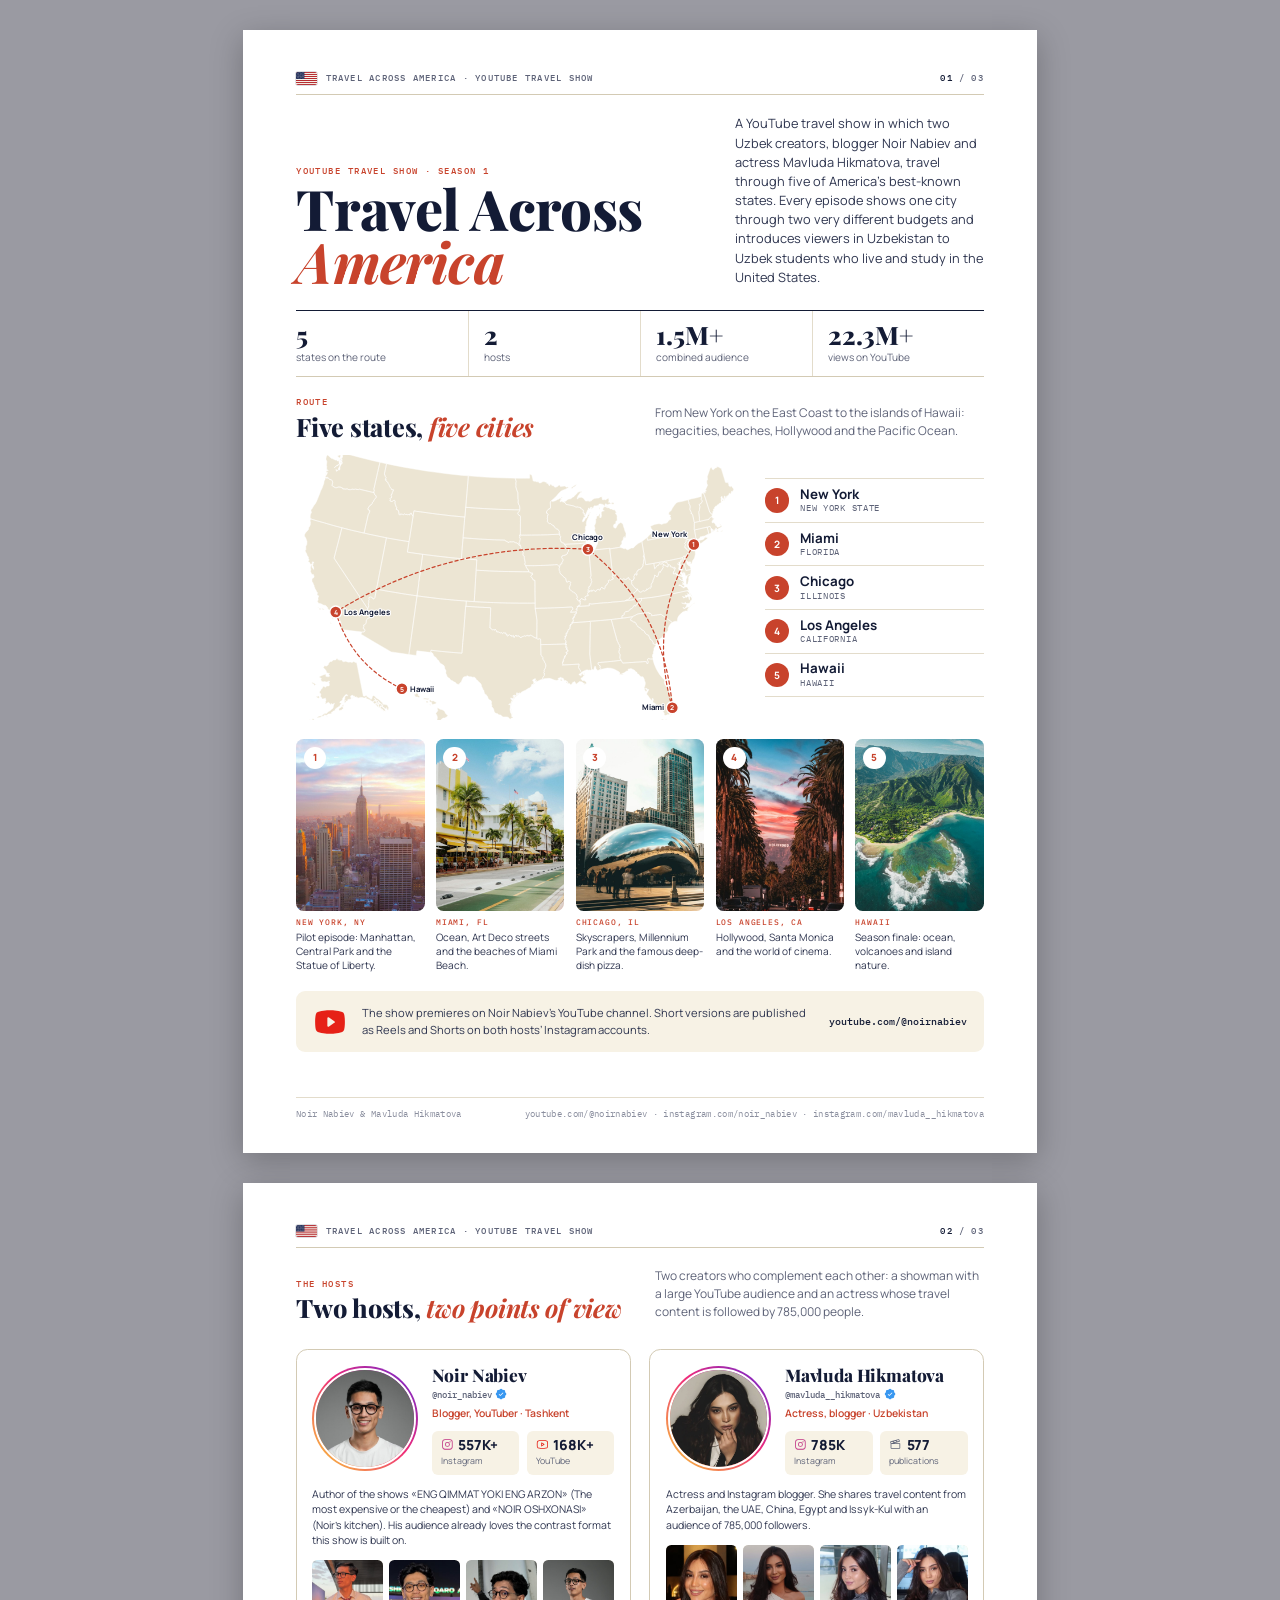
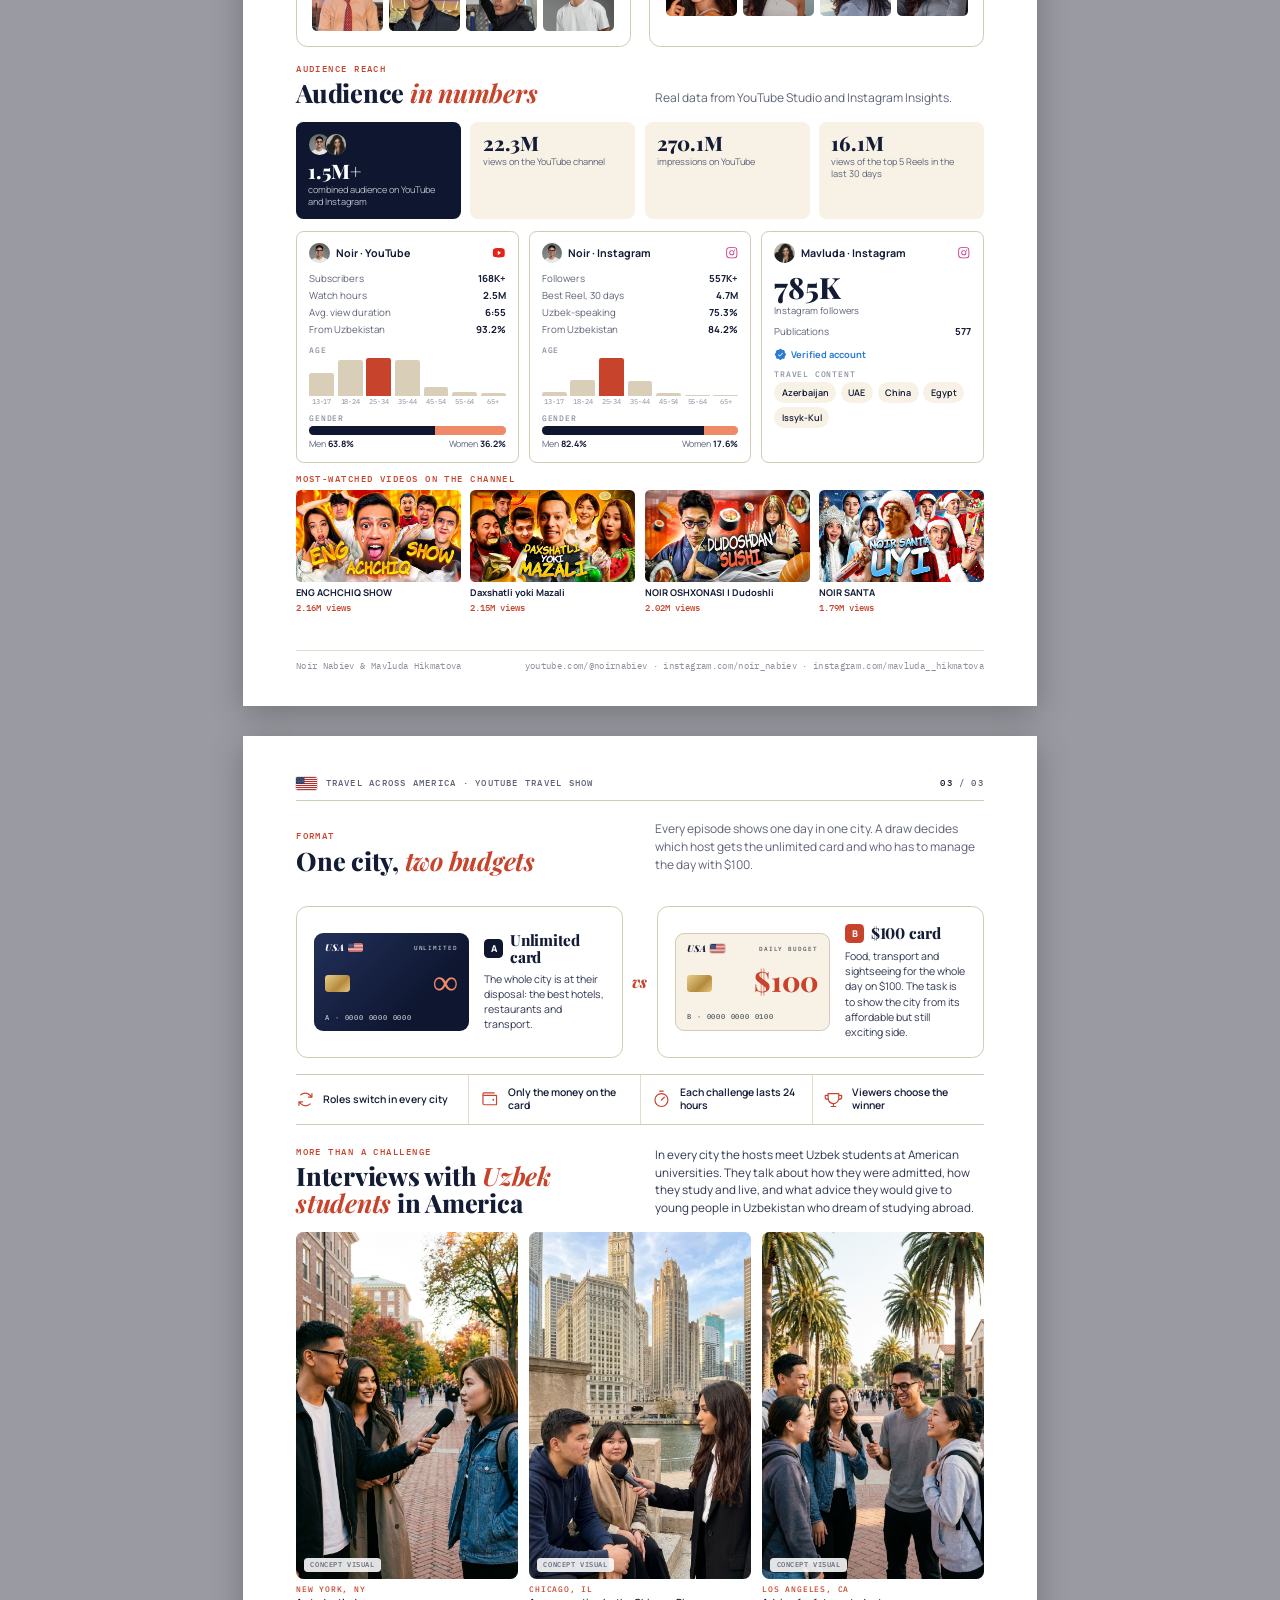
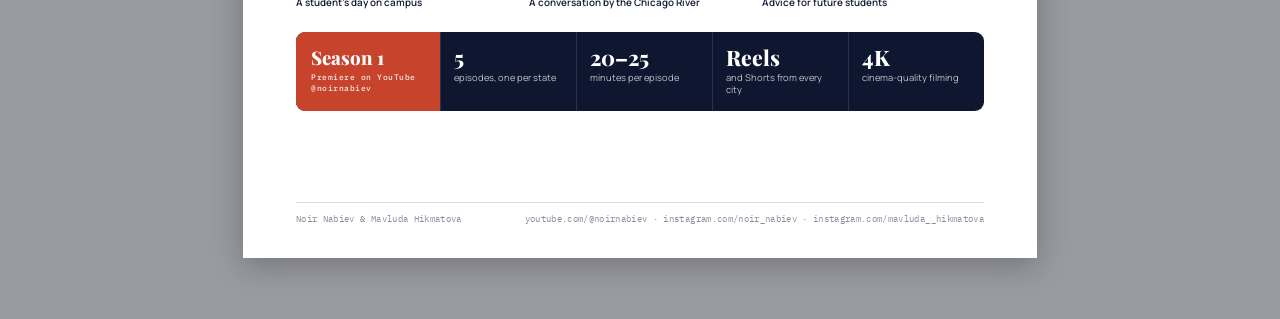
<file: embassy/index.html>
<!doctype html>
<html lang="en">
<head>
<meta charset="utf-8">
<meta name="viewport" content="width=device-width, initial-scale=1">
<title>Travel Across America</title>
<meta name="robots" content="noindex">
<link rel="stylesheet" href="../assets/css/fonts.css">
<style>
  :root {
    --ink: #131B35; --muted: #5E6378; --soft: #8A8E9E;
    --line: #E3DCCB; --line2: #D3CAB4;
    --cream: #F7F2E5; --cream2: #EFE7D3;
    --accent: #C8432C; --accent-soft: #EE8A68; --sky: #2198C5; --navy: #0E1630;
    --yt: #E62117; --ig: #C13584;
    --f-display: "Playfair Display", Georgia, serif;
    --f-sans: "Manrope", system-ui, sans-serif;
    --f-mono: "IBM Plex Mono", ui-monospace, monospace;
  }
  @page { size: A4; margin: 0; }
  * { box-sizing: border-box; }
  html, body { margin: 0; padding: 0; }
  body { font-family: var(--f-sans); color: var(--ink); font-size: 9pt; line-height: 1.45; -webkit-print-color-adjust: exact; print-color-adjust: exact; font-variant-numeric: lining-nums; }
  .page > * { flex-shrink: 0; }
  @media screen { body { background: #9A9AA2; padding: 8mm 0; } .page { margin: 0 auto 8mm; box-shadow: 0 2mm 8mm rgba(0,0,0,.25); } }
  img { display: block; max-width: 100%; }
  .i { width: 1em; height: 1em; fill: currentColor; flex: none; }
  .mono { font-family: var(--f-mono); }
  em { font-style: italic; }

  .page { width: 210mm; height: 297mm; padding: 11mm 14mm 9mm; position: relative; overflow: hidden; background: #fff; display: flex; flex-direction: column; break-after: page; page-break-after: always; }
  .page:last-child { break-after: auto; page-break-after: auto; }

  /* header / footer */
  .ph { display: flex; justify-content: space-between; align-items: center; font: 500 6.6pt/1 var(--f-mono); letter-spacing: .14em; text-transform: uppercase; color: var(--muted); padding-bottom: 2.6mm; border-bottom: .25mm solid var(--line2); margin-bottom: 5mm; }
  .ph__l { display: flex; align-items: center; gap: 2.2mm; }
  .ph__r b { color: var(--ink); font-weight: 500; }
  .flag { display: inline-block; width: 5.6mm; height: 3.4mm; border-radius: .5mm; background: url(../assets/img/us-flag.svg) center/100% 100% no-repeat; box-shadow: 0 0 0 .2mm rgba(19,27,53,.18); flex: none; }
  .pf { margin-top: auto; display: flex; justify-content: space-between; gap: 6mm; padding-top: 2.6mm; border-top: .25mm solid var(--line); font: 400 6.4pt/1.3 var(--f-mono); letter-spacing: .04em; color: var(--soft); }

  /* type */
  .eyebrow { margin: 0 0 1.6mm; font: 500 6.8pt/1 var(--f-mono); letter-spacing: .16em; text-transform: uppercase; color: var(--accent); display: flex; align-items: center; gap: 2mm; }
  h1, h2, h3 { margin: 0; font-family: var(--f-display); font-weight: 800; letter-spacing: -.01em; }
  h1 { font-size: 42pt; line-height: .95; }
  h1 em, h2 em { color: var(--accent); font-weight: 700; }
  h2 { font-size: 19pt; line-height: 1.08; }
  .lead { margin: 2.6mm 0 0; font-size: 10pt; line-height: 1.5; color: #2F3650; }
  .sec { margin-top: 5.5mm; }
  .page--tight .sec { margin-top: 4.5mm; }
  .sec__head { display: grid; grid-template-columns: 1fr 1fr; gap: 8mm; align-items: end; margin-bottom: 4mm; }
  .sec__head .lead { margin: 0; font-size: 9pt; color: var(--muted); }

  /* ===== page 1 ===== */
  .hero { display: grid; grid-template-columns: 1fr 66mm; gap: 7mm; align-items: end; }
  .hero h1 { margin-top: 1mm; }
  .hero .lead { margin-top: 0; font-size: 9.6pt; }
  .facts { margin-top: 6mm; display: grid; grid-template-columns: repeat(4, 1fr); border-top: .3mm solid var(--ink); border-bottom: .25mm solid var(--line2); }
  .fact { padding: 3mm 3mm 3mm 0; display: flex; flex-direction: column; gap: .6mm; }
  .fact + .fact { padding-left: 4mm; border-left: .25mm solid var(--line); }
  .fact b { font: 800 19pt/1 var(--f-display); }
  .fact small { font-size: 7.6pt; color: var(--muted); }

  .route { display: grid; grid-template-columns: 1fr 58mm; gap: 6mm; align-items: center; }
  .map { width: 100%; height: auto; display: block; }
  .map .st { fill: #ECE5D3; stroke: #fff; stroke-width: 1; }
  .map .leg { fill: none; stroke: var(--accent); stroke-width: 2.6; stroke-dasharray: 7 6; stroke-linecap: round; }
  .map .dot { fill: var(--accent); stroke: #fff; stroke-width: 3; }
  .map .num { font: 700 15px/1 var(--f-sans); fill: #fff; text-anchor: middle; dominant-baseline: central; }
  .map .lbl { font: 700 17px/1 var(--f-sans); fill: var(--ink); paint-order: stroke; stroke: #fff; stroke-width: 5px; stroke-linejoin: round; }
  .map .inset { fill: none; stroke: var(--line2); stroke-width: 1.2; stroke-dasharray: 3 4; }
  .steps { list-style: none; margin: 0; padding: 0; }
  .steps li { display: grid; grid-template-columns: 7mm 1fr; gap: 2.4mm; align-items: center; padding: 2.1mm 0; border-bottom: .25mm solid var(--line); }
  .steps li:first-child { border-top: .25mm solid var(--line); }
  .steps .n { width: 6.4mm; height: 6.4mm; border-radius: 50%; background: var(--accent); color: #fff; display: grid; place-items: center; font: 700 7.6pt/1 var(--f-sans); }
  .steps b { display: block; font-size: 10pt; line-height: 1.15; }
  .steps small { display: block; font: 400 6.6pt/1.3 var(--f-mono); letter-spacing: .08em; text-transform: uppercase; color: var(--muted); }

  .cities { margin-top: 5mm; display: grid; grid-template-columns: repeat(5, 1fr); gap: 3mm; }
  .city__img { position: relative; aspect-ratio: 3 / 4; border-radius: 2mm; overflow: hidden; background: var(--cream2); }
  .city__img img { width: 100%; height: 100%; object-fit: cover; }
  .city__img .n { position: absolute; left: 2mm; top: 2mm; width: 6mm; height: 6mm; border-radius: 50%; background: #fff; color: var(--accent); display: grid; place-items: center; font: 800 7.4pt/1 var(--f-sans); }
  .city__st { margin: 2mm 0 .6mm; font: 500 6.2pt/1.2 var(--f-mono); letter-spacing: .1em; color: var(--accent); }
  .city__t { margin: 0; font-size: 7.6pt; line-height: 1.38; color: #2F3650; }

  .watch { margin-top: 5mm; display: grid; grid-template-columns: auto 1fr auto; gap: 4mm; align-items: center; padding: 3.6mm 4.5mm; border-radius: 2.4mm; background: var(--cream); }
  .watch .yt { width: 9mm; height: 9mm; color: var(--yt); }
  .watch p { margin: 0; font-size: 8.4pt; line-height: 1.45; color: #2F3650; }
  .watch .url { font: 500 7.4pt/1 var(--f-mono); color: var(--ink); white-space: nowrap; }

  /* ===== page 2 ===== */
  .hosts { margin-top: 3.5mm; display: grid; grid-template-columns: 1fr 1fr; gap: 5mm; }
  .host { border: .25mm solid var(--line2); border-radius: 3mm; padding: 4mm; display: flex; flex-direction: column; gap: 3.2mm; }
  .host__top { display: grid; grid-template-columns: 28mm 1fr; gap: 3.6mm; }
  .host__photo { align-self: start; aspect-ratio: 1; border-radius: 50%; padding: .55mm; background: linear-gradient(45deg, #F9CE34, #EE2A7B 55%, #6228D7); }
  .host__photo img { width: 100%; height: 100%; object-fit: cover; border-radius: 50%; border: .7mm solid #fff; }
  .host__name { font: 800 13pt/1.05 var(--f-display); }
  .host__handle { margin-top: 1.2mm; display: flex; align-items: center; gap: 1mm; font: 500 7pt/1 var(--f-mono); color: var(--muted); }
  .host__handle .i { width: 3.2mm; height: 3.2mm; color: #3897F0; }
  .host__role { margin-top: 1.4mm; font-size: 7.8pt; font-weight: 600; color: var(--accent); }
  .host__stats { margin-top: 2.6mm; display: grid; grid-template-columns: 1fr 1fr; gap: 2mm; }
  .hstat { display: flex; flex-direction: column; gap: .5mm; padding: 2mm 2.4mm; border-radius: 1.6mm; background: var(--cream); }
  .hstat b { display: flex; align-items: center; gap: 1.2mm; white-space: nowrap; font: 800 10.4pt/1 var(--f-sans); letter-spacing: -.01em; }
  .hstat b .i { width: 3.4mm; height: 3.4mm; }
  .hstat .ig { color: var(--ig); } .hstat .ytc { color: var(--yt); } .hstat .mu { color: var(--muted); }
  .hstat small { font-size: 6.6pt; color: var(--muted); }
  .host__hook { margin: 0; font-size: 7.9pt; line-height: 1.45; color: #2F3650; }
  .host__thumbs { display: grid; grid-template-columns: repeat(4, 1fr); gap: 1.6mm; }
  .host__thumbs img { width: 100%; aspect-ratio: 1 / 1; object-fit: cover; object-position: 50% 22%; border-radius: 1.4mm; background: var(--cream2); }

  .kband { display: grid; grid-template-columns: repeat(4, 1fr); gap: 2.6mm; }
  .ktile { padding: 3mm 3.2mm; border-radius: 2mm; background: var(--cream); display: flex; flex-direction: column; gap: .8mm; }
  .ktile b { font: 800 15pt/1 var(--f-display); }
  .ktile small { font-size: 6.9pt; line-height: 1.3; color: var(--muted); }
  .ktile--total { background: var(--navy); color: #fff; }
  .ktile--total small { color: rgba(255,255,255,.72); }
  .ktile--total b { color: #fff; }
  .ktile .ava { display: flex; margin-bottom: .6mm; }
  .ktile .ava img { width: 6mm; height: 6mm; border-radius: 50%; object-fit: cover; border: .4mm solid var(--navy); }
  .ktile .ava img + img { margin-left: -1.6mm; }

  .panels { margin-top: 3mm; display: grid; grid-template-columns: 1fr 1fr 1fr; gap: 2.6mm; }
  .panel { border: .25mm solid var(--line2); border-radius: 2mm; padding: 3mm 3.2mm; display: flex; flex-direction: column; gap: 2.2mm; }
  .panel__h { display: flex; align-items: center; gap: 1.6mm; font: 700 8pt/1 var(--f-sans); }
  .panel__h img { width: 5.4mm; height: 5.4mm; border-radius: 50%; object-fit: cover; }
  .panel__h .i { width: 3.6mm; height: 3.6mm; margin-left: auto; }
  .kv { display: grid; grid-template-columns: 1fr auto; gap: .8mm 2mm; margin: 0; font-size: 7.3pt; }
  .kv dt { color: var(--muted); } .kv dd { margin: 0; font-weight: 700; text-align: right; }
  .sub { font: 500 6pt/1 var(--f-mono); letter-spacing: .1em; text-transform: uppercase; color: var(--soft); margin-bottom: 1.2mm; }
  .ages { display: grid; grid-template-columns: repeat(7, 1fr); gap: 1mm; align-items: end; height: 10mm; }
  .ages i { display: block; background: #D9CFB8; border-radius: .6mm .6mm 0 0; }
  .ages i.hi { background: var(--accent); }
  .ages__l { display: grid; grid-template-columns: repeat(7, 1fr); gap: 1mm; margin-top: .8mm; font: 400 4.9pt/1 var(--f-mono); color: var(--soft); text-align: center; letter-spacing: -.02em; }
  .split { display: flex; height: 2.2mm; border-radius: 1.1mm; overflow: hidden; }
  .split i:first-child { background: var(--navy); } .split i:last-child { background: var(--accent-soft); }
  .split__l { display: flex; justify-content: space-between; margin-top: .9mm; font-size: 6.6pt; color: var(--muted); }
  .split__l b { color: var(--ink); }
  .chips { display: flex; flex-wrap: wrap; gap: 1.2mm; }
  .chips span { padding: 1mm 2mm; border-radius: 3mm; background: var(--cream); font-size: 6.8pt; font-weight: 600; }
  .big { font: 800 22pt/1 var(--f-display); }
  .big small { display: block; margin-top: 1mm; font: 400 7pt/1.3 var(--f-sans); color: var(--muted); }
  .verified { display: inline-flex; align-items: center; gap: 1mm; font-size: 7pt; font-weight: 700; color: #2B7BD6; }
  .verified .i { width: 3.4mm; height: 3.4mm; }

  .vids { margin-top: 3mm; display: grid; grid-template-columns: repeat(4, 1fr); gap: 2.6mm; }
  .vid img { width: 100%; aspect-ratio: 16 / 9; object-fit: cover; border-radius: 1.4mm; }
  .vid b { display: block; margin-top: 1.2mm; font-size: 7pt; line-height: 1.25; white-space: nowrap; overflow: hidden; text-overflow: ellipsis; }
  .vid small { font: 500 6.4pt/1 var(--f-mono); color: var(--accent); }
  .vids__h { margin-top: 3mm; }

  /* ===== page 3 ===== */
  .roles { margin-top: 4.5mm; display: grid; grid-template-columns: 1fr 9mm 1fr; align-items: stretch; }
  .role { border: .25mm solid var(--line2); border-radius: 3mm; padding: 4.5mm; display: grid; grid-template-columns: 41mm 1fr; gap: 4mm; align-items: center; }
  .role h3 { display: flex; align-items: center; gap: 1.8mm; font-size: 11.5pt; line-height: 1.1; }
  .role p { margin: 1.6mm 0 0; font-size: 7.9pt; line-height: 1.45; color: #2F3650; }
  .tag { width: 5mm; height: 5mm; border-radius: 1.2mm; display: grid; place-items: center; font: 800 7pt/1 var(--f-sans); color: #fff; flex: none; }
  .tag--a { background: var(--navy); } .tag--b { background: var(--accent); }
  .duel { align-self: center; justify-self: center; font: italic 800 12pt/1 var(--f-display); color: var(--accent); }

  .card { position: relative; aspect-ratio: 1.586; border-radius: 2.4mm; padding: 2.6mm 3mm; display: flex; flex-direction: column; justify-content: space-between; overflow: hidden; font-size: 6.2pt; }
  .card--a { background: linear-gradient(135deg, #22305A 0%, #0E1630 70%); color: #fff; }
  .card--b { background: var(--cream); border: .3mm solid var(--line2); color: var(--ink); }
  .card__top, .card__bot { display: flex; justify-content: space-between; align-items: center; }
  .card__brand { font: italic 800 7pt/1 var(--f-display); display: flex; align-items: center; gap: 1mm; }
  .card__brand .flag { width: 4mm; height: 2.4mm; }
  .card__tier { font: 500 4.8pt/1 var(--f-mono); letter-spacing: .14em; opacity: .75; }
  .card__chip { width: 6.4mm; height: 4.6mm; border-radius: .9mm; background: linear-gradient(135deg, #E9CF8B, #B48A3E 60%, #E5C77F); }
  .card__num { font: 500 5pt/1 var(--f-mono); letter-spacing: .12em; opacity: .75; }
  .card__big { position: absolute; right: 3mm; top: 50%; transform: translateY(-55%); font: 800 21pt/1 var(--f-display); }
  .card--a .card__big { color: var(--accent-soft); font-size: 26pt; }
  .card--b .card__big { color: var(--accent); }

  .rules { list-style: none; margin: 4mm 0 0; padding: 0; display: grid; grid-template-columns: repeat(4, 1fr); border-top: .25mm solid var(--line2); border-bottom: .25mm solid var(--line2); }
  .rules li { display: flex; align-items: center; gap: 2.2mm; padding: 3mm 2.5mm 3mm 0; font-size: 7.8pt; font-weight: 600; line-height: 1.3; }
  .rules li + li { padding-left: 3mm; border-left: .25mm solid var(--line); }
  .rules .i { width: 5mm; height: 5mm; color: var(--accent); }

  .students__txt { display: grid; grid-template-columns: 1fr 1fr; gap: 8mm; align-items: end; }
  .students__txt > p { margin: 0; font-size: 8.8pt; line-height: 1.5; color: #2F3650; }
  .shots { margin-top: 4mm; display: grid; grid-template-columns: repeat(3, 1fr); gap: 3mm; }
  .shot__img { position: relative; height: 92mm; border-radius: 2mm; overflow: hidden; background: var(--cream2); }
  .shot__img img { position: relative; z-index: 1; width: 100%; height: 100%; object-fit: cover; }
  .shot__img .ph-empty { position: absolute; inset: 0; display: grid; place-items: center; font: 500 7pt/1.3 var(--f-mono); color: var(--soft); text-align: center; padding: 4mm; }
  .shot__tag { position: absolute; z-index: 2; left: 2mm; bottom: 2mm; padding: .9mm 1.8mm; border-radius: 1mm; background: rgba(255,255,255,.88); font: 500 5.4pt/1 var(--f-mono); letter-spacing: .08em; text-transform: uppercase; color: var(--muted); }
  .shot figcaption { margin-top: 1.6mm; font-size: 7.4pt; font-weight: 600; }
  .shot figcaption span { display: block; font: 500 6pt/1.2 var(--f-mono); letter-spacing: .1em; text-transform: uppercase; color: var(--accent); font-weight: 500; }
  .shot { margin: 0; }

  .season { margin-top: 6mm; display: grid; grid-template-columns: 38mm repeat(4, 1fr); border-radius: 2.4mm; background: var(--navy); color: #fff; overflow: hidden; }
  .season__h { padding: 4mm; display: flex; flex-direction: column; justify-content: center; gap: 1.2mm; background: var(--accent); }
  .season__h b { font: 800 14pt/1 var(--f-display); }
  .season__h small { font: 500 6.2pt/1.35 var(--f-mono); letter-spacing: .06em; opacity: .9; }
  .season__i { padding: 4mm 3.4mm; display: flex; flex-direction: column; gap: 1mm; border-left: .25mm solid rgba(255,255,255,.12); }
  .season__i b { font: 800 16pt/1 var(--f-display); }
  .season__i small { font-size: 7pt; line-height: 1.3; color: rgba(255,255,255,.74); }
</style>
</head>
<body>
<svg width="0" height="0" style="position:absolute" aria-hidden="true"><defs><filter id="inkRough" x="-10%" y="-10%" width="120%" height="120%"><feTurbulence type="fractalNoise" baseFrequency="1.4" numOctaves="2" seed="7" result="n"/><feDisplacementMap in="SourceGraphic" in2="n" scale="2.2"/></filter><symbol id="i-arrow-right" viewBox="0 0 256 256"><path d="M221.66,133.66l-72,72a8,8,0,0,1-11.32-11.32L196.69,136H40a8,8,0,0,1,0-16H196.69L138.34,61.66a8,8,0,0,1,11.32-11.32l72,72A8,8,0,0,1,221.66,133.66Z"/></symbol><symbol id="i-arrow-left" viewBox="0 0 256 256"><path d="M224,128a8,8,0,0,1-8,8H59.31l58.35,58.34a8,8,0,0,1-11.32,11.32l-72-72a8,8,0,0,1,0-11.32l72-72a8,8,0,0,1,11.32,11.32L59.31,120H216A8,8,0,0,1,224,128Z"/></symbol><symbol id="i-arrow-up-right" viewBox="0 0 256 256"><path d="M200,64V168a8,8,0,0,1-16,0V83.31L69.66,197.66a8,8,0,0,1-11.32-11.32L172.69,72H88a8,8,0,0,1,0-16H192A8,8,0,0,1,200,64Z"/></symbol><symbol id="i-airplane-tilt" viewBox="0 0 256 256"><path d="M185.33,114.21l29.14-27.42.17-.17a32,32,0,0,0-45.26-45.26c0,.06-.11.11-.17.17L141.79,70.67l-83-30.2a8,8,0,0,0-8.39,1.86l-24,24a8,8,0,0,0,1.22,12.31l63.89,42.59L76.69,136H56a8,8,0,0,0-5.65,2.34l-24,24A8,8,0,0,0,29,175.42l36.82,14.73,14.7,36.75.06.16a8,8,0,0,0,13.18,2.47l23.87-23.88A8,8,0,0,0,120,200V179.31l14.76-14.76,42.59,63.89a8,8,0,0,0,12.31,1.22l24-24a8,8,0,0,0,1.86-8.39Zm-.07,97.23-42.59-63.88A8,8,0,0,0,136.8,144c-.27,0-.53,0-.79,0a8,8,0,0,0-5.66,2.35l-24,24A8,8,0,0,0,104,176v20.69L90.93,209.76,79.43,181A8,8,0,0,0,75,176.57l-28.74-11.5L59.32,152H80a8,8,0,0,0,5.66-2.34l24-24a8,8,0,0,0-1.22-12.32L44.56,70.74l13.5-13.49,83.22,30.26a8,8,0,0,0,8.56-2L180.78,52.6A16,16,0,0,1,203.4,75.23l-32.87,30.93a8,8,0,0,0-2,8.56l30.26,83.22Z"/></symbol><symbol id="i-youtube-logo" viewBox="0 0 256 256"><path d="M164.44,121.34l-48-32A8,8,0,0,0,104,96v64a8,8,0,0,0,12.44,6.66l48-32a8,8,0,0,0,0-13.32ZM120,145.05V111l25.58,17ZM234.33,69.52a24,24,0,0,0-14.49-16.4C185.56,39.88,131,40,128,40s-57.56-.12-91.84,13.12a24,24,0,0,0-14.49,16.4C19.08,79.5,16,97.74,16,128s3.08,48.5,5.67,58.48a24,24,0,0,0,14.49,16.41C69,215.56,120.4,216,127.34,216h1.32c6.94,0,58.37-.44,91.18-13.11a24,24,0,0,0,14.49-16.41c2.59-10,5.67-28.22,5.67-58.48S236.92,79.5,234.33,69.52Zm-15.49,113a8,8,0,0,1-4.77,5.49c-31.65,12.22-85.48,12-86,12H128c-.54,0-54.33.2-86-12a8,8,0,0,1-4.77-5.49C34.8,173.39,32,156.57,32,128s2.8-45.39,5.16-54.47A8,8,0,0,1,41.93,68c30.52-11.79,81.66-12,85.85-12h.27c.54,0,54.38-.18,86,12a8,8,0,0,1,4.77,5.49C221.2,82.61,224,99.43,224,128S221.2,173.39,218.84,182.47Z"/></symbol><symbol id="i-instagram-logo" viewBox="0 0 256 256"><path d="M128,80a48,48,0,1,0,48,48A48.05,48.05,0,0,0,128,80Zm0,80a32,32,0,1,1,32-32A32,32,0,0,1,128,160ZM176,24H80A56.06,56.06,0,0,0,24,80v96a56.06,56.06,0,0,0,56,56h96a56.06,56.06,0,0,0,56-56V80A56.06,56.06,0,0,0,176,24Zm40,152a40,40,0,0,1-40,40H80a40,40,0,0,1-40-40V80A40,40,0,0,1,80,40h96a40,40,0,0,1,40,40ZM192,76a12,12,0,1,1-12-12A12,12,0,0,1,192,76Z"/></symbol><symbol id="i-map-pin" viewBox="0 0 256 256"><path d="M128,64a40,40,0,1,0,40,40A40,40,0,0,0,128,64Zm0,64a24,24,0,1,1,24-24A24,24,0,0,1,128,128Zm0-112a88.1,88.1,0,0,0-88,88c0,31.4,14.51,64.68,42,96.25a254.19,254.19,0,0,0,41.45,38.3,8,8,0,0,0,9.18,0A254.19,254.19,0,0,0,174,200.25c27.45-31.57,42-64.85,42-96.25A88.1,88.1,0,0,0,128,16Zm0,206c-16.53-13-72-60.75-72-118a72,72,0,0,1,144,0C200,161.23,144.53,209,128,222Z"/></symbol><symbol id="i-speaker-high" viewBox="0 0 256 256"><path d="M155.51,24.81a8,8,0,0,0-8.42.88L77.25,80H32A16,16,0,0,0,16,96v64a16,16,0,0,0,16,16H77.25l69.84,54.31A8,8,0,0,0,160,224V32A8,8,0,0,0,155.51,24.81ZM32,96H72v64H32ZM144,207.64,88,164.09V91.91l56-43.55Zm54-106.08a40,40,0,0,1,0,52.88,8,8,0,0,1-12-10.58,24,24,0,0,0,0-31.72,8,8,0,0,1,12-10.58ZM248,128a79.9,79.9,0,0,1-20.37,53.34,8,8,0,0,1-11.92-10.67,64,64,0,0,0,0-85.33,8,8,0,1,1,11.92-10.67A79.83,79.83,0,0,1,248,128Z"/></symbol><symbol id="i-speaker-slash" viewBox="0 0 256 256"><path d="M53.92,34.62A8,8,0,1,0,42.08,45.38L73.55,80H32A16,16,0,0,0,16,96v64a16,16,0,0,0,16,16H77.25l69.84,54.31A8,8,0,0,0,160,224V175.09l42.08,46.29a8,8,0,1,0,11.84-10.76ZM32,96H72v64H32ZM144,207.64,88,164.09V95.89l56,61.6Zm42-63.77a24,24,0,0,0,0-31.72,8,8,0,1,1,12-10.57,40,40,0,0,1,0,52.88,8,8,0,0,1-12-10.59Zm-80.16-76a8,8,0,0,1,1.4-11.23l39.85-31A8,8,0,0,1,160,32v74.83a8,8,0,0,1-16,0V48.36l-26.94,21A8,8,0,0,1,105.84,67.91ZM248,128a79.9,79.9,0,0,1-20.37,53.34,8,8,0,0,1-11.92-10.67,64,64,0,0,0,0-85.33,8,8,0,1,1,11.92-10.67A79.83,79.83,0,0,1,248,128Z"/></symbol><symbol id="i-arrow-counter-clockwise" viewBox="0 0 256 256"><path d="M224,128a96,96,0,0,1-94.71,96H128A95.38,95.38,0,0,1,62.1,197.8a8,8,0,0,1,11-11.63A80,80,0,1,0,71.43,71.39a3.07,3.07,0,0,1-.26.25L44.59,96H72a8,8,0,0,1,0,16H24a8,8,0,0,1-8-8V56a8,8,0,0,1,16,0V85.8L60.25,60A96,96,0,0,1,224,128Z"/></symbol><symbol id="i-play" viewBox="0 0 256 256"><path d="M232.4,114.49,88.32,26.35a16,16,0,0,0-16.2-.3A15.86,15.86,0,0,0,64,39.87V216.13A15.94,15.94,0,0,0,80,232a16.07,16.07,0,0,0,8.36-2.35L232.4,141.51a15.81,15.81,0,0,0,0-27ZM80,215.94V40l143.83,88Z"/></symbol><symbol id="i-corners-out" viewBox="0 0 256 256"><path d="M216,48V88a8,8,0,0,1-16,0V56H168a8,8,0,0,1,0-16h40A8,8,0,0,1,216,48ZM88,200H56V168a8,8,0,0,0-16,0v40a8,8,0,0,0,8,8H88a8,8,0,0,0,0-16Zm120-40a8,8,0,0,0-8,8v32H168a8,8,0,0,0,0,16h40a8,8,0,0,0,8-8V168A8,8,0,0,0,208,160ZM88,40H48a8,8,0,0,0-8,8V88a8,8,0,0,0,16,0V56H88a8,8,0,0,0,0-16Z"/></symbol><symbol id="i-corners-in" viewBox="0 0 256 256"><path d="M152,96V48a8,8,0,0,1,16,0V88h40a8,8,0,0,1,0,16H160A8,8,0,0,1,152,96ZM96,152H48a8,8,0,0,0,0,16H88v40a8,8,0,0,0,16,0V160A8,8,0,0,0,96,152Zm112,0H160a8,8,0,0,0-8,8v48a8,8,0,0,0,16,0V168h40a8,8,0,0,0,0-16ZM96,40a8,8,0,0,0-8,8V88H48a8,8,0,0,0,0,16H96a8,8,0,0,0,8-8V48A8,8,0,0,0,96,40Z"/></symbol><symbol id="i-seal-check" viewBox="0 0 256 256"><path d="M225.86,102.82c-3.77-3.94-7.67-8-9.14-11.57-1.36-3.27-1.44-8.69-1.52-13.94-.15-9.76-.31-20.82-8-28.51s-18.75-7.85-28.51-8c-5.25-.08-10.67-.16-13.94-1.52-3.56-1.47-7.63-5.37-11.57-9.14C146.28,23.51,138.44,16,128,16s-18.27,7.51-25.18,14.14c-3.94,3.77-8,7.67-11.57,9.14C88,40.64,82.56,40.72,77.31,40.8c-9.76.15-20.82.31-28.51,8S41,67.55,40.8,77.31c-.08,5.25-.16,10.67-1.52,13.94-1.47,3.56-5.37,7.63-9.14,11.57C23.51,109.72,16,117.56,16,128s7.51,18.27,14.14,25.18c3.77,3.94,7.67,8,9.14,11.57,1.36,3.27,1.44,8.69,1.52,13.94.15,9.76.31,20.82,8,28.51s18.75,7.85,28.51,8c5.25.08,10.67.16,13.94,1.52,3.56,1.47,7.63,5.37,11.57,9.14C109.72,232.49,117.56,240,128,240s18.27-7.51,25.18-14.14c3.94-3.77,8-7.67,11.57-9.14,3.27-1.36,8.69-1.44,13.94-1.52,9.76-.15,20.82-.31,28.51-8s7.85-18.75,8-28.51c.08-5.25.16-10.67,1.52-13.94,1.47-3.56,5.37-7.63,9.14-11.57C232.49,146.28,240,138.44,240,128S232.49,109.73,225.86,102.82Zm-11.55,39.29c-4.79,5-9.75,10.17-12.38,16.52-2.52,6.1-2.63,13.07-2.73,19.82-.1,7-.21,14.33-3.32,17.43s-10.39,3.22-17.43,3.32c-6.75.1-13.72.21-19.82,2.73-6.35,2.63-11.52,7.59-16.52,12.38S132,224,128,224s-9.15-4.92-14.11-9.69-10.17-9.75-16.52-12.38c-6.1-2.52-13.07-2.63-19.82-2.73-7-.1-14.33-.21-17.43-3.32s-3.22-10.39-3.32-17.43c-.1-6.75-.21-13.72-2.73-19.82-2.63-6.35-7.59-11.52-12.38-16.52S32,132,32,128s4.92-9.15,9.69-14.11,9.75-10.17,12.38-16.52c2.52-6.1,2.63-13.07,2.73-19.82.1-7,.21-14.33,3.32-17.43S70.51,56.9,77.55,56.8c6.75-.1,13.72-.21,19.82-2.73,6.35-2.63,11.52-7.59,16.52-12.38S124,32,128,32s9.15,4.92,14.11,9.69,10.17,9.75,16.52,12.38c6.1,2.52,13.07,2.63,19.82,2.73,7,.1,14.33.21,17.43,3.32s3.22,10.39,3.32,17.43c.1,6.75.21,13.72,2.73,19.82,2.63,6.35,7.59,11.52,12.38,16.52S224,124,224,128,219.08,137.15,214.31,142.11ZM173.66,98.34a8,8,0,0,1,0,11.32l-56,56a8,8,0,0,1-11.32,0l-24-24a8,8,0,0,1,11.32-11.32L112,148.69l50.34-50.35A8,8,0,0,1,173.66,98.34Z"/></symbol><symbol id="i-credit-card" viewBox="0 0 256 256"><path d="M224,48H32A16,16,0,0,0,16,64V192a16,16,0,0,0,16,16H224a16,16,0,0,0,16-16V64A16,16,0,0,0,224,48Zm0,16V88H32V64Zm0,128H32V104H224v88Zm-16-24a8,8,0,0,1-8,8H168a8,8,0,0,1,0-16h32A8,8,0,0,1,208,168Zm-64,0a8,8,0,0,1-8,8H120a8,8,0,0,1,0-16h16A8,8,0,0,1,144,168Z"/></symbol><symbol id="i-wallet" viewBox="0 0 256 256"><path d="M216,64H56a8,8,0,0,1,0-16H192a8,8,0,0,0,0-16H56A24,24,0,0,0,32,56V184a24,24,0,0,0,24,24H216a16,16,0,0,0,16-16V80A16,16,0,0,0,216,64Zm0,128H56a8,8,0,0,1-8-8V78.63A23.84,23.84,0,0,0,56,80H216Zm-48-60a12,12,0,1,1,12,12A12,12,0,0,1,168,132Z"/></symbol><symbol id="i-clock" viewBox="0 0 256 256"><path d="M128,24A104,104,0,1,0,232,128,104.11,104.11,0,0,0,128,24Zm0,192a88,88,0,1,1,88-88A88.1,88.1,0,0,1,128,216Zm64-88a8,8,0,0,1-8,8H128a8,8,0,0,1-8-8V72a8,8,0,0,1,16,0v48h48A8,8,0,0,1,192,128Z"/></symbol><symbol id="i-calendar-blank" viewBox="0 0 256 256"><path d="M208,32H184V24a8,8,0,0,0-16,0v8H88V24a8,8,0,0,0-16,0v8H48A16,16,0,0,0,32,48V208a16,16,0,0,0,16,16H208a16,16,0,0,0,16-16V48A16,16,0,0,0,208,32ZM72,48v8a8,8,0,0,0,16,0V48h80v8a8,8,0,0,0,16,0V48h24V80H48V48ZM208,208H48V96H208V208Z"/></symbol><symbol id="i-eye" viewBox="0 0 256 256"><path d="M247.31,124.76c-.35-.79-8.82-19.58-27.65-38.41C194.57,61.26,162.88,48,128,48S61.43,61.26,36.34,86.35C17.51,105.18,9,124,8.69,124.76a8,8,0,0,0,0,6.5c.35.79,8.82,19.57,27.65,38.4C61.43,194.74,93.12,208,128,208s66.57-13.26,91.66-38.34c18.83-18.83,27.3-37.61,27.65-38.4A8,8,0,0,0,247.31,124.76ZM128,192c-30.78,0-57.67-11.19-79.93-33.25A133.47,133.47,0,0,1,25,128,133.33,133.33,0,0,1,48.07,97.25C70.33,75.19,97.22,64,128,64s57.67,11.19,79.93,33.25A133.46,133.46,0,0,1,231.05,128C223.84,141.46,192.43,192,128,192Zm0-112a48,48,0,1,0,48,48A48.05,48.05,0,0,0,128,80Zm0,80a32,32,0,1,1,32-32A32,32,0,0,1,128,160Z"/></symbol><symbol id="i-users" viewBox="0 0 256 256"><path d="M117.25,157.92a60,60,0,1,0-66.5,0A95.83,95.83,0,0,0,3.53,195.63a8,8,0,1,0,13.4,8.74,80,80,0,0,1,134.14,0,8,8,0,0,0,13.4-8.74A95.83,95.83,0,0,0,117.25,157.92ZM40,108a44,44,0,1,1,44,44A44.05,44.05,0,0,1,40,108Zm210.14,98.7a8,8,0,0,1-11.07-2.33A79.83,79.83,0,0,0,172,168a8,8,0,0,1,0-16,44,44,0,1,0-16.34-84.87,8,8,0,1,1-5.94-14.85,60,60,0,0,1,55.53,105.64,95.83,95.83,0,0,1,47.22,37.71A8,8,0,0,1,250.14,206.7Z"/></symbol><symbol id="i-users-three" viewBox="0 0 256 256"><path d="M244.8,150.4a8,8,0,0,1-11.2-1.6A51.6,51.6,0,0,0,192,128a8,8,0,0,1-7.37-4.89,8,8,0,0,1,0-6.22A8,8,0,0,1,192,112a24,24,0,1,0-23.24-30,8,8,0,1,1-15.5-4A40,40,0,1,1,219,117.51a67.94,67.94,0,0,1,27.43,21.68A8,8,0,0,1,244.8,150.4ZM190.92,212a8,8,0,1,1-13.84,8,57,57,0,0,0-98.16,0,8,8,0,1,1-13.84-8,72.06,72.06,0,0,1,33.74-29.92,48,48,0,1,1,58.36,0A72.06,72.06,0,0,1,190.92,212ZM128,176a32,32,0,1,0-32-32A32,32,0,0,0,128,176ZM72,120a8,8,0,0,0-8-8A24,24,0,1,1,87.24,82a8,8,0,1,0,15.5-4A40,40,0,1,0,37,117.51,67.94,67.94,0,0,0,9.6,139.19a8,8,0,1,0,12.8,9.61A51.6,51.6,0,0,1,64,128,8,8,0,0,0,72,120Z"/></symbol><symbol id="i-heart" viewBox="0 0 256 256"><path d="M178,40c-20.65,0-38.73,8.88-50,23.89C116.73,48.88,98.65,40,78,40a62.07,62.07,0,0,0-62,62c0,70,103.79,126.66,108.21,129a8,8,0,0,0,7.58,0C136.21,228.66,240,172,240,102A62.07,62.07,0,0,0,178,40ZM128,214.8C109.74,204.16,32,155.69,32,102A46.06,46.06,0,0,1,78,56c19.45,0,35.78,10.36,42.6,27a8,8,0,0,0,14.8,0c6.82-16.67,23.15-27,42.6-27a46.06,46.06,0,0,1,46,46C224,155.61,146.24,204.15,128,214.8Z"/></symbol><symbol id="i-film-slate" viewBox="0 0 256 256"><path d="M216,104H102.09L210,75.51a8,8,0,0,0,5.68-9.84l-8.16-30a15.93,15.93,0,0,0-19.42-11.13L35.81,64.74a15.75,15.75,0,0,0-9.7,7.4,15.51,15.51,0,0,0-1.55,12L32,111.56c0,.14,0,.29,0,.44v88a16,16,0,0,0,16,16H208a16,16,0,0,0,16-16V112A8,8,0,0,0,216,104ZM192.16,40l6,22.07-22.62,6L147.42,51.83Zm-66.69,17.6,28.12,16.24-36.94,9.75L88.53,67.37Zm-79.4,44.62-6-22.08,26.5-7L94.69,89.4ZM208,200H48V120H208v80Z"/></symbol><symbol id="i-video-camera" viewBox="0 0 256 256"><path d="M251.77,73a8,8,0,0,0-8.21.39L208,97.05V72a16,16,0,0,0-16-16H32A16,16,0,0,0,16,72V184a16,16,0,0,0,16,16H192a16,16,0,0,0,16-16V159l35.56,23.71A8,8,0,0,0,248,184a8,8,0,0,0,8-8V80A8,8,0,0,0,251.77,73ZM192,184H32V72H192V184Zm48-22.95-32-21.33V116.28L240,95Z"/></symbol><symbol id="i-globe-hemisphere-west" viewBox="0 0 256 256"><path d="M128,24A104,104,0,1,0,232,128,104.11,104.11,0,0,0,128,24Zm88,104a87.62,87.62,0,0,1-6.4,32.94l-44.7-27.49a15.92,15.92,0,0,0-6.24-2.23l-22.82-3.08a16.11,16.11,0,0,0-16,7.86h-8.72l-3.8-7.86a15.91,15.91,0,0,0-11-8.67l-8-1.73L96.14,104h16.71a16.06,16.06,0,0,0,7.73-2l12.25-6.76a16.62,16.62,0,0,0,3-2.14l26.91-24.34A15.93,15.93,0,0,0,166,49.1l-.36-.65A88.11,88.11,0,0,1,216,128ZM143.31,41.34,152,56.9,125.09,81.24,112.85,88H96.14a16,16,0,0,0-13.88,8l-8.73,15.23L63.38,84.19,74.32,58.32a87.87,87.87,0,0,1,69-17ZM40,128a87.53,87.53,0,0,1,8.54-37.8l11.34,30.27a16,16,0,0,0,11.62,10l21.43,4.61L96.74,143a16.09,16.09,0,0,0,14.4,9h1.48l-7.23,16.23a16,16,0,0,0,2.86,17.37l.14.14L128,205.94l-1.94,10A88.11,88.11,0,0,1,40,128Zm102.58,86.78,1.13-5.81a16.09,16.09,0,0,0-4-13.9,1.85,1.85,0,0,1-.14-.14L120,174.74,133.7,144l22.82,3.08,45.72,28.12A88.18,88.18,0,0,1,142.58,214.78Z"/></symbol><symbol id="i-trophy" viewBox="0 0 256 256"><path d="M232,64H208V48a8,8,0,0,0-8-8H56a8,8,0,0,0-8,8V64H24A16,16,0,0,0,8,80V96a40,40,0,0,0,40,40h3.65A80.13,80.13,0,0,0,120,191.61V216H96a8,8,0,0,0,0,16h64a8,8,0,0,0,0-16H136V191.58c31.94-3.23,58.44-25.64,68.08-55.58H208a40,40,0,0,0,40-40V80A16,16,0,0,0,232,64ZM48,120A24,24,0,0,1,24,96V80H48v32q0,4,.39,8Zm144-8.9c0,35.52-29,64.64-64,64.9a64,64,0,0,1-64-64V56H192ZM232,96a24,24,0,0,1-24,24h-.5a81.81,81.81,0,0,0,.5-8.9V80h24Z"/></symbol><symbol id="i-arrows-clockwise" viewBox="0 0 256 256"><path d="M224,48V96a8,8,0,0,1-8,8H168a8,8,0,0,1,0-16h28.69L182.06,73.37a79.56,79.56,0,0,0-56.13-23.43h-.45A79.52,79.52,0,0,0,69.59,72.71,8,8,0,0,1,58.41,61.27a96,96,0,0,1,135,.79L208,76.69V48a8,8,0,0,1,16,0ZM186.41,183.29a80,80,0,0,1-112.47-.66L59.31,168H88a8,8,0,0,0,0-16H40a8,8,0,0,0-8,8v48a8,8,0,0,0,16,0V179.31l14.63,14.63A95.43,95.43,0,0,0,130,222.06h.53a95.36,95.36,0,0,0,67.07-27.33,8,8,0,0,0-11.18-11.44Z"/></symbol><symbol id="i-shield-check" viewBox="0 0 256 256"><path d="M208,40H48A16,16,0,0,0,32,56v56c0,52.72,25.52,84.67,46.93,102.19,23.06,18.86,46,25.26,47,25.53a8,8,0,0,0,4.2,0c1-.27,23.91-6.67,47-25.53C198.48,196.67,224,164.72,224,112V56A16,16,0,0,0,208,40Zm0,72c0,37.07-13.66,67.16-40.6,89.42A129.3,129.3,0,0,1,128,223.62a128.25,128.25,0,0,1-38.92-21.81C61.82,179.51,48,149.3,48,112l0-56,160,0ZM82.34,141.66a8,8,0,0,1,11.32-11.32L112,148.69l50.34-50.35a8,8,0,0,1,11.32,11.32l-56,56a8,8,0,0,1-11.32,0Z"/></symbol><symbol id="i-timer" viewBox="0 0 256 256"><path d="M128,40a96,96,0,1,0,96,96A96.11,96.11,0,0,0,128,40Zm0,176a80,80,0,1,1,80-80A80.09,80.09,0,0,1,128,216ZM173.66,90.34a8,8,0,0,1,0,11.32l-40,40a8,8,0,0,1-11.32-11.32l40-40A8,8,0,0,1,173.66,90.34ZM96,16a8,8,0,0,1,8-8h48a8,8,0,0,1,0,16H104A8,8,0,0,1,96,16Z"/></symbol><symbol id="i-check" viewBox="0 0 256 256"><path d="M229.66,77.66l-128,128a8,8,0,0,1-11.32,0l-56-56a8,8,0,0,1,11.32-11.32L96,188.69,218.34,66.34a8,8,0,0,1,11.32,11.32Z"/></symbol><symbol id="i-stamp" viewBox="0 0 256 256"><path d="M224,224a8,8,0,0,1-8,8H40a8,8,0,0,1,0-16H216A8,8,0,0,1,224,224Zm0-80v40a16,16,0,0,1-16,16H48a16,16,0,0,1-16-16V144a16,16,0,0,1,16-16h56.43L88.72,54.71A32,32,0,0,1,120,16h16a32,32,0,0,1,31.29,38.71L151.57,128H208A16,16,0,0,1,224,144ZM120.79,128h14.42l16.43-76.65A16,16,0,0,0,136,32H120a16,16,0,0,0-15.65,19.35ZM208,184V144H48v40H208Z"/></symbol><symbol id="i-compass" viewBox="0 0 256 256"><path d="M128,24A104,104,0,1,0,232,128,104.11,104.11,0,0,0,128,24Zm0,192a88,88,0,1,1,88-88A88.1,88.1,0,0,1,128,216ZM172.42,72.84l-64,32a8.05,8.05,0,0,0-3.58,3.58l-32,64A8,8,0,0,0,80,184a8.1,8.1,0,0,0,3.58-.84l64-32a8.05,8.05,0,0,0,3.58-3.58l32-64a8,8,0,0,0-10.74-10.74ZM138,138,97.89,158.11,118,118l40.15-20.07Z"/></symbol><symbol id="i-currency-dollar" viewBox="0 0 256 256"><path d="M152,120H136V56h8a32,32,0,0,1,32,32,8,8,0,0,0,16,0,48.05,48.05,0,0,0-48-48h-8V24a8,8,0,0,0-16,0V40h-8a48,48,0,0,0,0,96h8v64H104a32,32,0,0,1-32-32,8,8,0,0,0-16,0,48.05,48.05,0,0,0,48,48h16v16a8,8,0,0,0,16,0V216h16a48,48,0,0,0,0-96Zm-40,0a32,32,0,0,1,0-64h8v64Zm40,80H136V136h16a32,32,0,0,1,0,64Z"/></symbol><symbol id="i-car-profile" viewBox="0 0 256 256"><path d="M240,112H211.31L168,68.69A15.86,15.86,0,0,0,156.69,64H44.28A16,16,0,0,0,31,71.12L1.34,115.56A8.07,8.07,0,0,0,0,120v48a16,16,0,0,0,16,16H33a32,32,0,0,0,62,0h66a32,32,0,0,0,62,0h17a16,16,0,0,0,16-16V128A16,16,0,0,0,240,112ZM44.28,80H156.69l32,32H23ZM64,192a16,16,0,1,1,16-16A16,16,0,0,1,64,192Zm128,0a16,16,0,1,1,16-16A16,16,0,0,1,192,192Zm48-24H223a32,32,0,0,0-62,0H95a32,32,0,0,0-62,0H16V128H240Z"/></symbol><symbol id="i-mountains" viewBox="0 0 256 256"><path d="M164,80a28,28,0,1,0-28-28A28,28,0,0,0,164,80Zm0-40a12,12,0,1,1-12,12A12,12,0,0,1,164,40Zm90.88,155.92-54.56-92.08A15.87,15.87,0,0,0,186.55,96h0a15.85,15.85,0,0,0-13.76,7.84L146.63,148l-44.84-76.1a16,16,0,0,0-27.58,0L1.11,195.94A8,8,0,0,0,8,208H248a8,8,0,0,0,6.88-12.08ZM88,80l23.57,40H64.43ZM22,192l33-56h66l18.74,31.8,0,0L154,192Zm150.57,0-16.66-28.28L186.55,112,234,192Z"/></symbol><symbol id="i-chart-line-up" viewBox="0 0 256 256"><path d="M232,208a8,8,0,0,1-8,8H32a8,8,0,0,1-8-8V48a8,8,0,0,1,16,0V156.69l50.34-50.35a8,8,0,0,1,11.32,0L128,132.69,180.69,80H160a8,8,0,0,1,0-16h40a8,8,0,0,1,8,8v40a8,8,0,0,1-16,0V91.31l-58.34,58.35a8,8,0,0,1-11.32,0L96,123.31l-56,56V200H224A8,8,0,0,1,232,208Z"/></symbol><symbol id="i-translate" viewBox="0 0 256 256"><path d="M247.15,212.42l-56-112a8,8,0,0,0-14.31,0l-21.71,43.43A88,88,0,0,1,108,126.93,103.65,103.65,0,0,0,135.69,64H160a8,8,0,0,0,0-16H104V32a8,8,0,0,0-16,0V48H32a8,8,0,0,0,0,16h87.63A87.76,87.76,0,0,1,96,116.35a87.74,87.74,0,0,1-19-31,8,8,0,1,0-15.08,5.34A103.63,103.63,0,0,0,84,127a87.55,87.55,0,0,1-52,17,8,8,0,0,0,0,16,103.46,103.46,0,0,0,64-22.08,104.18,104.18,0,0,0,51.44,21.31l-26.6,53.19a8,8,0,0,0,14.31,7.16L148.94,192h70.11l13.79,27.58A8,8,0,0,0,240,224a8,8,0,0,0,7.15-11.58ZM156.94,176,184,121.89,211.05,176Z"/></symbol><symbol id="i-seal-check-fill" viewBox="0 0 256 256"><path d="M225.86,102.82c-3.77-3.94-7.67-8-9.14-11.57-1.36-3.27-1.44-8.69-1.52-13.94-.15-9.76-.31-20.82-8-28.51s-18.75-7.85-28.51-8c-5.25-.08-10.67-.16-13.94-1.52-3.56-1.47-7.63-5.37-11.57-9.14C146.28,23.51,138.44,16,128,16s-18.27,7.51-25.18,14.14c-3.94,3.77-8,7.67-11.57,9.14C88,40.64,82.56,40.72,77.31,40.8c-9.76.15-20.82.31-28.51,8S41,67.55,40.8,77.31c-.08,5.25-.16,10.67-1.52,13.94-1.47,3.56-5.37,7.63-9.14,11.57C23.51,109.72,16,117.56,16,128s7.51,18.27,14.14,25.18c3.77,3.94,7.67,8,9.14,11.57,1.36,3.27,1.44,8.69,1.52,13.94.15,9.76.31,20.82,8,28.51s18.75,7.85,28.51,8c5.25.08,10.67.16,13.94,1.52,3.56,1.47,7.63,5.37,11.57,9.14C109.72,232.49,117.56,240,128,240s18.27-7.51,25.18-14.14c3.94-3.77,8-7.67,11.57-9.14,3.27-1.36,8.69-1.44,13.94-1.52,9.76-.15,20.82-.31,28.51-8s7.85-18.75,8-28.51c.08-5.25.16-10.67,1.52-13.94,1.47-3.56,5.37-7.63,9.14-11.57C232.49,146.28,240,138.44,240,128S232.49,109.73,225.86,102.82Zm-52.2,6.84-56,56a8,8,0,0,1-11.32,0l-24-24a8,8,0,0,1,11.32-11.32L112,148.69l50.34-50.35a8,8,0,0,1,11.32,11.32Z"/></symbol><symbol id="i-play-fill" viewBox="0 0 256 256"><path d="M240,128a15.74,15.74,0,0,1-7.6,13.51L88.32,229.65a16,16,0,0,1-16.2.3A15.86,15.86,0,0,1,64,216.13V39.87a15.86,15.86,0,0,1,8.12-13.82,16,16,0,0,1,16.2.3L232.4,114.49A15.74,15.74,0,0,1,240,128Z"/></symbol><symbol id="i-airplane-tilt-fill" viewBox="0 0 256 256"><path d="M215.52,197.26a8,8,0,0,1-1.86,8.39l-24,24A8,8,0,0,1,184,232a7.09,7.09,0,0,1-.79,0,8,8,0,0,1-5.87-3.52l-44.07-66.12L112,183.59V208a8,8,0,0,1-2.34,5.65s-14,14.06-15.88,15.88A7.91,7.91,0,0,1,91,231.41a8,8,0,0,1-10.41-4.35l-.06-.15-14.7-36.76L29,175.42a8,8,0,0,1-2.69-13.08l16-16A8,8,0,0,1,48,144H72.4l21.27-21.27L27.56,78.65a8,8,0,0,1-1.22-12.32l24-24a8,8,0,0,1,8.39-1.86l85.94,31.25L176.2,40.19a28,28,0,0,1,39.6,39.6l-31.53,31.53Z"/></symbol><symbol id="i-youtube-logo-fill" viewBox="0 0 256 256"><path d="M234.33,69.52a24,24,0,0,0-14.49-16.4C185.56,39.88,131,40,128,40s-57.56-.12-91.84,13.12a24,24,0,0,0-14.49,16.4C19.08,79.5,16,97.74,16,128s3.08,48.5,5.67,58.48a24,24,0,0,0,14.49,16.41C69,215.56,120.4,216,127.34,216h1.32c6.94,0,58.37-.44,91.18-13.11a24,24,0,0,0,14.49-16.41c2.59-10,5.67-28.22,5.67-58.48S236.92,79.5,234.33,69.52Zm-73.74,65-40,28A8,8,0,0,1,108,156V100a8,8,0,0,1,12.59-6.55l40,28a8,8,0,0,1,0,13.1Z"/></symbol><symbol id="i-map-pin-fill" viewBox="0 0 256 256"><path d="M128,16a88.1,88.1,0,0,0-88,88c0,75.3,80,132.17,83.41,134.55a8,8,0,0,0,9.18,0C136,236.17,216,179.3,216,104A88.1,88.1,0,0,0,128,16Zm0,56a32,32,0,1,1-32,32A32,32,0,0,1,128,72Z"/></symbol><symbol id="i-instagram-logo-fill" viewBox="0 0 256 256"><path d="M176,24H80A56.06,56.06,0,0,0,24,80v96a56.06,56.06,0,0,0,56,56h96a56.06,56.06,0,0,0,56-56V80A56.06,56.06,0,0,0,176,24ZM128,176a48,48,0,1,1,48-48A48.05,48.05,0,0,1,128,176Zm60-96a12,12,0,1,1,12-12A12,12,0,0,1,188,80Zm-28,48a32,32,0,1,1-32-32A32,32,0,0,1,160,128Z"/></symbol><symbol id="i-bed" viewBox="0 0 256 256"><path d="M216,72H32V48a8,8,0,0,0-16,0V208a8,8,0,0,0,16,0V176H240v32a8,8,0,0,0,16,0V112A40,40,0,0,0,216,72ZM32,88h72v72H32Zm88,72V88h96a24,24,0,0,1,24,24v48Z"/></symbol><symbol id="i-megaphone" viewBox="0 0 256 256"><path d="M248,120a48.05,48.05,0,0,0-48-48H160.2c-2.91-.17-53.62-3.74-101.91-44.24A16,16,0,0,0,32,40V200a16,16,0,0,0,26.29,12.25c37.77-31.68,77-40.76,93.71-43.3v31.72A16,16,0,0,0,159.12,214l11,7.33A16,16,0,0,0,194.5,212l11.77-44.36A48.07,48.07,0,0,0,248,120ZM48,199.93V40h0c42.81,35.91,86.63,45,104,47.24v65.48C134.65,155,90.84,164.07,48,199.93Zm131,8,0,.11-11-7.33V168h21.6ZM200,152H168V88h32a32,32,0,1,1,0,64Z"/></symbol><symbol id="i-ticket" viewBox="0 0 256 256"><path d="M232,104a8,8,0,0,0,8-8V64a16,16,0,0,0-16-16H32A16,16,0,0,0,16,64V96a8,8,0,0,0,8,8,24,24,0,0,1,0,48,8,8,0,0,0-8,8v32a16,16,0,0,0,16,16H224a16,16,0,0,0,16-16V160a8,8,0,0,0-8-8,24,24,0,0,1,0-48ZM32,167.2a40,40,0,0,0,0-78.4V64H88V192H32Zm192,0V192H104V64H224V88.8a40,40,0,0,0,0,78.4Z"/></symbol><symbol id="i-handshake" viewBox="0 0 256 256"><path d="M254.3,107.91,228.78,56.85a16,16,0,0,0-21.47-7.15L182.44,62.13,130.05,48.27a8.14,8.14,0,0,0-4.1,0L73.56,62.13,48.69,49.7a16,16,0,0,0-21.47,7.15L1.7,107.9a16,16,0,0,0,7.15,21.47l27,13.51,55.49,39.63a8.06,8.06,0,0,0,2.71,1.25l64,16a8,8,0,0,0,7.6-2.1l55.07-55.08,26.42-13.21a16,16,0,0,0,7.15-21.46Zm-54.89,33.37L165,113.72a8,8,0,0,0-10.68.61C136.51,132.27,116.66,130,104,122L147.24,80h31.81l27.21,54.41ZM41.53,64,62,74.22,36.43,125.27,16,115.06Zm116,119.13L99.42,168.61l-49.2-35.14,28-56L128,64.28l9.8,2.59-45,43.68-.08.09a16,16,0,0,0,2.72,24.81c20.56,13.13,45.37,11,64.91-5L188,152.66Zm62-57.87-25.52-51L214.47,64,240,115.06Zm-87.75,92.67a8,8,0,0,1-7.75,6.06,8.13,8.13,0,0,1-1.95-.24L80.41,213.33a7.89,7.89,0,0,1-2.71-1.25L51.35,193.26a8,8,0,0,1,9.3-13l25.11,17.94L126,208.24A8,8,0,0,1,131.82,217.94Z"/></symbol><symbol id="i-suitcase-rolling" viewBox="0 0 256 256"><path d="M104,88v96a8,8,0,0,1-16,0V88a8,8,0,0,1,16,0Zm24-8a8,8,0,0,0-8,8v96a8,8,0,0,0,16,0V88A8,8,0,0,0,128,80Zm32,0a8,8,0,0,0-8,8v96a8,8,0,0,0,16,0V88A8,8,0,0,0,160,80Zm48-16V208a16,16,0,0,1-16,16H176v16a8,8,0,0,1-16,0V224H96v16a8,8,0,0,1-16,0V224H64a16,16,0,0,1-16-16V64A16,16,0,0,1,64,48H88V24A24,24,0,0,1,112,0h32a24,24,0,0,1,24,24V48h24A16,16,0,0,1,208,64ZM104,48h48V24a8,8,0,0,0-8-8H112a8,8,0,0,0-8,8Zm88,160V64H64V208H192Z"/></symbol><symbol id="i-drop" viewBox="0 0 256 256"><path d="M174,47.75a254.19,254.19,0,0,0-41.45-38.3,8,8,0,0,0-9.18,0A254.19,254.19,0,0,0,82,47.75C54.51,79.32,40,112.6,40,144a88,88,0,0,0,176,0C216,112.6,201.49,79.32,174,47.75ZM128,216a72.08,72.08,0,0,1-72-72c0-57.23,55.47-105,72-118,16.53,13,72,60.75,72,118A72.08,72.08,0,0,1,128,216Zm55.89-62.66a57.6,57.6,0,0,1-46.56,46.55A8.75,8.75,0,0,1,136,200a8,8,0,0,1-1.32-15.89c16.57-2.79,30.63-16.85,33.44-33.45a8,8,0,0,1,15.78,2.68Z"/></symbol><symbol id="i-cookie" viewBox="0 0 256 256"><path d="M164.49,163.51a12,12,0,1,1-17,0A12,12,0,0,1,164.49,163.51Zm-81-8a12,12,0,1,0,17,0A12,12,0,0,0,83.51,155.51Zm9-39a12,12,0,1,0-17,0A12,12,0,0,0,92.49,116.49Zm48-1a12,12,0,1,0,0,17A12,12,0,0,0,140.49,115.51ZM232,128A104,104,0,1,1,128,24a8,8,0,0,1,8,8,40,40,0,0,0,40,40,8,8,0,0,1,8,8,40,40,0,0,0,40,40A8,8,0,0,1,232,128Zm-16.31,7.39A56.13,56.13,0,0,1,168.5,87.5a56.13,56.13,0,0,1-47.89-47.19,88,88,0,1,0,95.08,95.08Z"/></symbol></defs></svg>
<div id="doc"></div>

<script src="../assets/js/map-data.js"></script>
<script>
(function () {
  var q = new URLSearchParams(location.search).get('lang');
  var L = q === 'uz' ? 'uz' : 'en';
  document.documentElement.lang = L;

  var T = {
    en: {
      docTitle: 'Travel Across America',
      ph: 'Travel Across America · YouTube travel show',
      foot: ['Noir Nabiev & Mavluda Hikmatova', 'youtube.com/@noirnabiev · instagram.com/noir_nabiev · instagram.com/mavluda__hikmatova'],
      p1: {
        eyebrow: 'YouTube travel show · Season 1',
        title: 'Travel Across <em>America</em>',
        lead: 'A YouTube travel show in which two Uzbek creators, blogger Noir Nabiev and actress Mavluda Hikmatova, travel through five of America’s best-known states. Every episode shows one city through two very different budgets and introduces viewers in Uzbekistan to Uzbek students who live and study in the United States.',
        facts: [['5', 'states on the route'], ['2', 'hosts'], ['1.5M+', 'combined audience'], ['22.3M+', 'views on YouTube']],
        rEyebrow: 'Route', rTitle: 'Five states, <em>five cities</em>',
        rLead: 'From New York on the East Coast to the islands of Hawaii: megacities, beaches, Hollywood and the Pacific Ocean.',
        watch: 'The show premieres on Noir Nabiev’s YouTube channel. Short versions are published as Reels and Shorts on both hosts’ Instagram accounts.'
      },
      p2: {
        eyebrow: 'The hosts', title: 'Two hosts, <em>two points of view</em>',
        lead: 'Two creators who complement each other: a showman with a large YouTube audience and an actress whose travel content is followed by 785,000 people.',
        rEyebrow: 'Audience reach', rTitle: 'Audience <em>in numbers</em>',
        rLead: 'Real data from YouTube Studio and Instagram Insights.',
        vids: 'Most-watched videos on the channel', views: 'views'
      },
      p3: {
        eyebrow: 'Format', title: 'One city, <em>two budgets</em>',
        lead: 'Every episode shows one day in one city. A draw decides which host gets the unlimited card and who has to manage the day with $100.',
        a: ['Unlimited card', 'The whole city is at their disposal: the best hotels, restaurants and transport.'],
        b: ['$100 card', 'Food, transport and sightseeing for the whole day on $100. The task is to show the city from its affordable but still exciting side.'],
        sEyebrow: 'More than a challenge', sTitle: 'Interviews with <em>Uzbek students</em> in America',
        sText: 'In every city the hosts meet Uzbek students at American universities. They talk about how they were admitted, how they study and live, and what advice they would give to young people in Uzbekistan who dream of studying abroad.',
        concept: 'Concept visual', missing: 'Image in progress',
        seasonT: 'Season 1', seasonS: 'Premiere on YouTube<br>@noirnabiev'
      },
      vs: 'vs'
    },
    uz: {
      docTitle: 'Amerika bo‘ylab sayohat',
      ph: 'Amerika bo‘ylab sayohat · YouTube sayohat shousi',
      foot: ['Noir Nabiev va Mavluda Hikmatova', 'youtube.com/@noirnabiev · instagram.com/noir_nabiev · instagram.com/mavluda__hikmatova'],
      p1: {
        eyebrow: 'YouTube sayohat shousi · 1-mavsum',
        title: 'Amerika bo‘ylab <em>sayohat</em>',
        lead: 'Ikki o‘zbek ijodkori, bloger Noir Nabiev va aktrisa Mavluda Hikmatova, AQShning eng mashhur beshta shtati bo‘ylab sayohat qiladigan YouTube shou. Har bir qism bitta shaharni ikki xil byudjet orqali ko‘rsatadi va O‘zbekistondagi tomoshabinlarni AQShda yashab, o‘qiyotgan o‘zbek talabalari bilan tanishtiradi.',
        facts: [['5', 'shtat marshrutda'], ['2', 'boshlovchi'], ['1,5 mln+', 'umumiy auditoriya'], ['22,3 mln+', 'YouTube’dagi ko‘rishlar']],
        rEyebrow: 'Marshrut', rTitle: 'Beshta shtat, <em>beshta shahar</em>',
        rLead: 'Sharqiy sohildagi Nyu-Yorkdan Gavayi orollarigacha: megapolislar, plyajlar, Gollivud va Tinch okeani.',
        watch: 'Shou Noir Nabievning YouTube kanalida premyera bo‘ladi. Qisqa versiyalari ikki boshlovchining Instagram sahifalarida Reels va Shorts sifatida chiqadi.'
      },
      p2: {
        eyebrow: 'Boshlovchilar', title: 'Ikki boshlovchi, <em>ikki xil nigoh</em>',
        lead: 'Bir-birini to‘ldiradigan ikki ijodkor: katta YouTube auditoriyasiga ega shoumen va sayohat kontentini 785 ming kishi kuzatadigan aktrisa.',
        rEyebrow: 'Auditoriya qamrovi', rTitle: 'Auditoriya <em>raqamlarda</em>',
        rLead: 'Haqiqiy ma’lumotlar: YouTube Studio va Instagram Insights.',
        vids: 'Kanalda eng ko‘p ko‘rilgan videolar', views: 'ko‘rish'
      },
      p3: {
        eyebrow: 'Format', title: 'Bir shahar, <em>ikki xil imkoniyat</em>',
        lead: 'Har bir qism bitta shahardagi bir kunni ko‘rsatadi. Qur’a qaysi boshlovchiga limitsiz karta, qaysi biriga 100 dollarlik karta tushishini hal qiladi.',
        a: ['Limitsiz karta', 'Butun shahar uning ixtiyorida: eng yaxshi mehmonxona, restoran va transport.'],
        b: ['100 dollarlik karta', 'Butun kunlik ovqat, transport va sayr 100 dollarga. Vazifa: shaharni arzon, lekin qiziqarli tomondan ko‘rsatish.'],
        sEyebrow: 'Faqat challenge emas', sTitle: 'Amerikadagi <em>o‘zbek talabalari</em> bilan intervyular',
        sText: 'Har bir shaharda boshlovchilar Amerika universitetlarida o‘qiyotgan o‘zbek talabalari bilan uchrashadi. Ular qanday o‘qishga kirgani, qanday o‘qib, yashayotgani va chet elda o‘qishni orzu qilgan O‘zbekiston yoshlariga qanday maslahat berishi haqida gaplashadi.',
        concept: 'Konsept-vizual', missing: 'Rasm tayyorlanmoqda',
        seasonT: '1-mavsum', seasonS: 'Premyera YouTube’da<br>@noirnabiev'
      },
      vs: 'vs'
    }
  };
  var t = T[L];
  var tx = function (o) { return typeof o === 'string' ? o : o[L]; };
  document.title = t.docTitle;

  var cities = [
    { id: 'ny', st: 'NEW YORK, NY', name: { en: 'New York', uz: 'Nyu-York' }, state: { en: 'New York State', uz: 'Nyu-York shtati' },
      tag: { en: 'Pilot episode: Manhattan, Central Park and the Statue of Liberty.', uz: 'Pilot qism: Manhetten, Markaziy park va Ozodlik haykali.' }, lab: [-14, -16, 'end'] },
    { id: 'miami', st: 'MIAMI, FL', name: { en: 'Miami', uz: 'Mayami' }, state: { en: 'Florida', uz: 'Florida' },
      tag: { en: 'Ocean, Art Deco streets and the beaches of Miami Beach.', uz: 'Okean, Art Deco ko‘chalari va Mayami-Bich plyajlari.' }, lab: [-18, 6, 'end'] },
    { id: 'chicago', st: 'CHICAGO, IL', name: { en: 'Chicago', uz: 'Chikago' }, state: { en: 'Illinois', uz: 'Illinoys' },
      tag: { en: 'Skyscrapers, Millennium Park and the famous deep-dish pizza.', uz: 'Osmono‘par binolar, Millennium Park va mashhur deep-dish pitsa.' }, lab: [0, -20, 'middle'] },
    { id: 'la', st: 'LOS ANGELES, CA', name: { en: 'Los Angeles', uz: 'Los-Anjeles' }, state: { en: 'California', uz: 'Kaliforniya' },
      tag: { en: 'Hollywood, Santa Monica and the world of cinema.', uz: 'Gollivud, Santa-Monika va kino olami.' }, lab: [18, 6, 'start'] },
    { id: 'hawaii', st: 'HAWAII', name: { en: 'Hawaii', uz: 'Gavayi' }, state: { en: 'Hawaii', uz: 'Gavayi' },
      tag: { en: 'Season finale: ocean, volcanoes and island nature.', uz: 'Mavsum finali: okean, vulqonlar va orol tabiati.' }, lab: [18, 6, 'start'] }
  ];

  var I = function (id, cls) { return '<svg class="i' + (cls ? ' ' + cls : '') + '"><use href="#i-' + id + '"/></svg>'; };
  var head = function (n) {
    return '<header class="ph"><span class="ph__l"><span class="flag"></span>' + t.ph + '</span><span class="ph__r"><b>0' + n + '</b> / 03</span></header>';
  };
  var foot = '<footer class="pf"><span>' + t.foot[0] + '</span><span>' + t.foot[1] + '</span></footer>';
  var secHead = function (eb, title, lead) {
    return '<div class="sec__head"><div><p class="eyebrow">' + eb + '</p><h2>' + title + '</h2></div><p class="lead">' + lead + '</p></div>';
  };

  /* ---------- map ---------- */
  function mapSvg() {
    var M = window.US_MAP, P = M.pts;
    var pts = cities.map(function (c) { return P[c.id]; });
    var legs = '';
    for (var k = 0; k < pts.length - 1; k++) {
      var a = pts[k], b = pts[k + 1];
      var mx = (a[0] + b[0]) / 2, my = (a[1] + b[1]) / 2;
      var dx = b[0] - a[0], dy = b[1] - a[1], len = Math.sqrt(dx * dx + dy * dy);
      var bend = Math.min(90, len * 0.22);
      var cx = mx - dy / len * bend, cy = my + dx / len * bend;
      legs += '<path class="leg" d="M' + a[0] + ',' + a[1] + ' Q' + cx.toFixed(1) + ',' + cy.toFixed(1) + ' ' + b[0] + ',' + b[1] + '"/>';
    }
    var dots = cities.map(function (c, k) {
      var p = P[c.id];
      return '<circle class="dot" cx="' + p[0] + '" cy="' + p[1] + '" r="13"/><text class="num" x="' + p[0] + '" y="' + (p[1] + 0.5) + '">' + (k + 1) + '</text>' +
             '<text class="lbl" x="' + (p[0] + c.lab[0]) + '" y="' + (p[1] + c.lab[1]) + '" text-anchor="' + c.lab[2] + '">' + tx(c.name) + '</text>';
    }).join('');
    return '<svg class="map" viewBox="0 20 975 580" role="img" aria-label="Route map">' +
      '<path class="st" d="' + M.states + '"/>' + legs + dots + '</svg>';
  }

  /* ---------- page 1 ---------- */
  var p1 = t.p1;
  var page1 = '<section class="page">' + head(1) +
    '<div class="hero"><div><p class="eyebrow">' + p1.eyebrow + '</p><h1>' + p1.title + '</h1></div><p class="lead">' + p1.lead + '</p></div>' +
    '<div class="facts">' + p1.facts.map(function (f) { return '<div class="fact"><b>' + f[0] + '</b><small>' + f[1] + '</small></div>'; }).join('') + '</div>' +
    '<div class="sec">' + secHead(p1.rEyebrow, p1.rTitle, p1.rLead) +
      '<div class="route">' + mapSvg() +
        '<ol class="steps">' + cities.map(function (c, k) {
          return '<li><span class="n">' + (k + 1) + '</span><span><b>' + tx(c.name) + '</b><small>' + tx(c.state) + '</small></span></li>';
        }).join('') + '</ol></div>' +
      '<div class="cities">' + cities.map(function (c, k) {
        return '<article class="city"><div class="city__img"><img src="../assets/img/cities/' + c.id + '.jpg" alt=""><span class="n">' + (k + 1) + '</span></div>' +
               '<p class="city__st">' + c.st + '</p><p class="city__t">' + tx(c.tag) + '</p></article>';
      }).join('') + '</div>' +
    '</div>' +
    '<div class="watch">' + I('youtube-logo-fill', 'yt') + '<p>' + p1.watch + '</p><span class="url">youtube.com/@noirnabiev</span></div>' +
    foot + '</section>';

  /* ---------- page 2 ---------- */
  var p2 = t.p2;
  var hosts = [
    { name: 'Noir Nabiev', handle: '@noir_nabiev', photo: '../assets/img/noir/avatar.jpg',
      role: { en: 'Blogger, YouTuber · Tashkent', uz: 'Bloger, YouTuber · Toshkent' },
      stats: [['instagram-logo', 'ig', { en: '557K+', uz: '557 ming+' }, 'Instagram'], ['youtube-logo', 'ytc', { en: '168K+', uz: '168 ming+' }, 'YouTube']],
      hook: { en: 'Author of the shows «ENG QIMMAT YOKI ENG ARZON» (The most expensive or the cheapest) and «NOIR OSHXONASI» (Noir’s kitchen). His audience already loves the contrast format this show is built on.',
              uz: '«ENG QIMMAT YOKI ENG ARZON» va «NOIR OSHXONASI» shoularining muallifi. Shou asoslangan kontrastlar formatini uning auditoriyasi allaqachon sevadi.' },
      thumbs: ['noir/photo-2', 'noir/photo-4', 'noir/photo-3', 'noir/photo-1'] },
    { name: 'Mavluda Hikmatova', handle: '@mavluda__hikmatova', photo: '../assets/img/mavluda/avatar-hq.jpg',
      role: { en: 'Actress, blogger · Uzbekistan', uz: 'Aktrisa, bloger · O‘zbekiston' },
      stats: [['instagram-logo', 'ig', { en: '785K', uz: '785 ming' }, 'Instagram'], ['film-slate', 'mu', { en: '577', uz: '577' }, { en: 'publications', uz: 'nashr' }]],
      hook: { en: 'Actress and Instagram blogger. She shares travel content from Azerbaijan, the UAE, China, Egypt and Issyk-Kul with an audience of 785,000 followers.',
              uz: 'Aktrisa va Instagram-bloger. Ozarbayjon, BAA, Xitoy, Misr va Issiqko‘ldan sayohat kontentini 785 ming obunachisi bilan baham ko‘radi.' },
      thumbs: ['mavluda/photo-1', 'mavluda/photo-2', 'mavluda/photo-3', 'mavluda/photo-4'] }
  ];
  var hostHtml = hosts.map(function (h) {
    return '<article class="host"><div class="host__top"><div class="host__photo"><img src="' + h.photo + '" alt="' + h.name + '"></div>' +
      '<div><h3 class="host__name">' + h.name + '</h3>' +
      '<div class="host__handle">' + h.handle + I('seal-check-fill') + '</div>' +
      '<div class="host__role">' + tx(h.role) + '</div>' +
      '<div class="host__stats">' + h.stats.map(function (s) {
        return '<div class="hstat"><b><span class="' + s[1] + '">' + I(s[0]) + '</span>' + tx(s[2]) + '</b><small>' + tx(s[3]) + '</small></div>';
      }).join('') + '</div></div></div>' +
      '<p class="host__hook">' + tx(h.hook) + '</p>' +
      '<div class="host__thumbs">' + h.thumbs.map(function (p) { return '<img src="../assets/img/' + p + '.jpg" alt="">'; }).join('') + '</div></article>';
  }).join('');

  var ageLbl = ['13-17', '18-24', '25-34', '35-44', '45-54', '55-64', '65+'];
  var ages = function (arr) {
    var mx = Math.max.apply(null, arr);
    return '<div class="ages">' + arr.map(function (v) { return '<i class="' + (v === mx ? 'hi' : '') + '" style="height:' + (v / mx * 100).toFixed(1) + '%"></i>'; }).join('') + '</div>' +
           '<div class="ages__l">' + ageLbl.map(function (a) { return '<span>' + a + '</span>'; }).join('') + '</div>';
  };
  var nf = function (n) { return L === 'uz' ? String(n).replace('.', ',') : String(n); };
  var split = function (m, f) {
    var lm = L === 'uz' ? 'Erkaklar' : 'Men', lf = L === 'uz' ? 'Ayollar' : 'Women';
    return '<div class="split"><i style="width:' + m + '%"></i><i style="width:' + f + '%"></i></div>' +
           '<div class="split__l"><span>' + lm + ' <b>' + nf(m) + '%</b></span><span>' + lf + ' <b>' + nf(f) + '%</b></span></div>';
  };
  var U = L === 'uz';
  var lab = {
    age: U ? 'Yosh' : 'Age', gender: U ? 'Jins' : 'Gender',
    subs: U ? 'Obunachilar' : 'Subscribers', hours: U ? 'Tomosha soatlari' : 'Watch hours', avd: U ? 'O‘rtacha ko‘rish vaqti' : 'Avg. view duration',
    uzb: U ? 'O‘zbekistondan' : 'From Uzbekistan', foll: U ? 'Obunachilar' : 'Followers', best: U ? 'Eng yaxshi Reels, 30 kun' : 'Best Reel, 30 days',
    uzlang: U ? 'O‘zbek tilida' : 'Uzbek-speaking', posts: U ? 'Nashrlar' : 'Publications',
    mFoll: U ? 'Instagram obunachilari' : 'Instagram followers', ver: U ? 'Tasdiqlangan akkaunt' : 'Verified account',
    topics: U ? 'Kontent' : 'Content', travels: U ? 'Sayohat kontenti' : 'Travel content'
  };
  var panels =
    '<div class="panel"><div class="panel__h"><img src="../assets/img/noir/avatar.jpg" alt="">Noir · YouTube<span style="color:var(--yt);margin-left:auto;display:flex">' + I('youtube-logo-fill') + '</span></div>' +
      '<dl class="kv"><dt>' + lab.subs + '</dt><dd>' + (U ? '168 ming+' : '168K+') + '</dd><dt>' + lab.hours + '</dt><dd>' + (U ? '2,5 mln' : '2.5M') + '</dd><dt>' + lab.avd + '</dt><dd>6:55</dd><dt>' + lab.uzb + '</dt><dd>' + nf(93.2) + '%</dd></dl>' +
      '<div><div class="sub">' + lab.age + '</div>' + ages([15.7, 24.4, 25.4, 24.3, 5.9, 2.6, 1.7]) + '</div>' +
      '<div><div class="sub">' + lab.gender + '</div>' + split(63.8, 36.2) + '</div></div>' +
    '<div class="panel"><div class="panel__h"><img src="../assets/img/noir/avatar.jpg" alt="">Noir · Instagram<span style="color:var(--ig);margin-left:auto;display:flex">' + I('instagram-logo') + '</span></div>' +
      '<dl class="kv"><dt>' + lab.foll + '</dt><dd>' + (U ? '557 ming+' : '557K+') + '</dd><dt>' + lab.best + '</dt><dd>' + (U ? '4,7 mln' : '4.7M') + '</dd><dt>' + lab.uzlang + '</dt><dd>' + nf(75.3) + '%</dd><dt>' + lab.uzb + '</dt><dd>' + nf(84.2) + '%</dd></dl>' +
      '<div><div class="sub">' + lab.age + '</div>' + ages([4.7, 20.8, 49.8, 19.2, 3.7, 1.1, 0.8]) + '</div>' +
      '<div><div class="sub">' + lab.gender + '</div>' + split(82.4, 17.6) + '</div></div>' +
    '<div class="panel"><div class="panel__h"><img src="../assets/img/mavluda/avatar-hq.jpg" alt="">Mavluda · Instagram<span style="color:var(--ig);margin-left:auto;display:flex">' + I('instagram-logo') + '</span></div>' +
      '<div class="big">' + (U ? '785 ming' : '785K') + '<small>' + lab.mFoll + '</small></div>' +
      '<dl class="kv"><dt>' + lab.posts + '</dt><dd>577</dd></dl>' +
      '<span class="verified">' + I('seal-check-fill') + lab.ver + '</span>' +
      '<div><div class="sub">' + lab.travels + '</div><div class="chips">' +
        (U ? ['Ozarbayjon', 'BAA', 'Xitoy', 'Misr', 'Issiqko‘l'] : ['Azerbaijan', 'UAE', 'China', 'Egypt', 'Issyk-Kul']).map(function (c) { return '<span>' + c + '</span>'; }).join('') +
      '</div></div></div>';

  var vids = [['GNjnoOrpymE', 'ENG ACHCHIQ SHOW', 2157771], ['XARJbDIfq8Q', 'Daxshatli yoki Mazali', 2148119], ['ObPlp0EZmnc', 'NOIR OSHXONASI | Dudoshli', 2020320], ['eGiwa7Z8Urs', 'NOIR SANTA', 1786143]];
  var fmtM = function (v) { var m = (v / 1e6).toFixed(2); return U ? m.replace('.', ',') + ' mln' : m + 'M'; };

  var page2 = '<section class="page page--tight">' + head(2) +
    secHead(p2.eyebrow, p2.title, p2.lead) +
    '<div class="hosts">' + hostHtml + '</div>' +
    '<div class="sec">' + secHead(p2.rEyebrow, p2.rTitle, p2.rLead) +
      '<div class="kband">' +
        '<div class="ktile ktile--total"><span class="ava"><img src="../assets/img/noir/avatar.jpg" alt=""><img src="../assets/img/mavluda/avatar-hq.jpg" alt=""></span><b>' + (U ? '1,5 mln+' : '1.5M+') + '</b><small>' + (U ? 'umumiy auditoriya: YouTube va Instagram' : 'combined audience on YouTube and Instagram') + '</small></div>' +
        '<div class="ktile"><b>' + (U ? '22,3 mln' : '22.3M') + '</b><small>' + (U ? 'YouTube kanalidagi ko‘rishlar' : 'views on the YouTube channel') + '</small></div>' +
        '<div class="ktile"><b>' + (U ? '270,1 mln' : '270.1M') + '</b><small>' + (U ? 'YouTube taassurotlari (ko‘rsatishlar)' : 'impressions on YouTube') + '</small></div>' +
        '<div class="ktile"><b>' + (U ? '16,1 mln' : '16.1M') + '</b><small>' + (U ? 'top-5 Reels ko‘rishlari, oxirgi 30 kunda' : 'views of the top 5 Reels in the last 30 days') + '</small></div>' +
      '</div>' +
      '<div class="panels">' + panels + '</div>' +
      '<p class="eyebrow vids__h">' + p2.vids + '</p>' +
      '<div class="vids" style="margin-top:0">' + vids.map(function (v) {
        return '<div class="vid"><img src="../assets/img/yt/' + v[0] + '.jpg" alt=""><b>' + v[1] + '</b><small>' + fmtM(v[2]) + ' ' + p2.views + '</small></div>';
      }).join('') + '</div>' +
    '</div>' + foot + '</section>';

  /* ---------- page 3 ---------- */
  var p3 = t.p3;
  var rules = [
    ['arrows-clockwise', { en: 'Roles switch in every city', uz: 'Rollar har shaharda almashadi' }],
    ['wallet', { en: 'Only the money on the card', uz: 'Faqat kartadagi mablag‘' }],
    ['timer', { en: 'Each challenge lasts 24 hours', uz: 'Har bir sinov 24 soat davom etadi' }],
    ['trophy', { en: 'Viewers choose the winner', uz: 'G‘olibni tomoshabinlar tanlaydi' }]
  ];
  var shots = [
    { img: 'interview-1', pos: '22% 50%', city: 'NEW YORK, NY', cap: { en: 'A student’s day on campus', uz: 'Talabaning kampusdagi kuni' } },
    { img: 'interview-2', city: 'CHICAGO, IL', cap: { en: 'A conversation by the Chicago River', uz: 'Chikago daryosi bo‘yidagi suhbat' } },
    { img: 'interview-3', city: 'LOS ANGELES, CA', cap: { en: 'Advice for future students', uz: 'Bo‘lajak talabalarga maslahatlar' } }
  ];
  var season = U
    ? [['5', 'qism, har shtatga bittadan'], ['20–25', 'daqiqa, har bir qism'], ['Reels', 'va Shorts har bir shahardan'], ['4K', 'kino sifatida suratga olish']]
    : [['5', 'episodes, one per state'], ['20–25', 'minutes per episode'], ['Reels', 'and Shorts from every city'], ['4K', 'cinema-quality filming']];

  var page3 = '<section class="page">' + head(3) +
    secHead(p3.eyebrow, p3.title, p3.lead) +
    '<div class="roles">' +
      '<div class="role"><div class="card card--a"><div class="card__top"><span class="card__brand">USA <span class="flag"></span></span><span class="card__tier">UNLIMITED</span></div><div class="card__chip"></div><div class="card__big">∞</div><div class="card__bot"><span class="card__num">A · 0000 0000 0000</span></div></div>' +
        '<div><h3><span class="tag tag--a">A</span>' + p3.a[0] + '</h3><p>' + p3.a[1] + '</p></div></div>' +
      '<span class="duel">' + t.vs + '</span>' +
      '<div class="role"><div class="card card--b"><div class="card__top"><span class="card__brand">USA <span class="flag"></span></span><span class="card__tier">DAILY BUDGET</span></div><div class="card__chip"></div><div class="card__big">$100</div><div class="card__bot"><span class="card__num">B · 0000 0000 0100</span></div></div>' +
        '<div><h3><span class="tag tag--b">B</span>' + p3.b[0] + '</h3><p>' + p3.b[1] + '</p></div></div>' +
    '</div>' +
    '<ul class="rules">' + rules.map(function (r) { return '<li>' + I(r[0]) + '<span>' + tx(r[1]) + '</span></li>'; }).join('') + '</ul>' +
    '<div class="sec"><div class="students__txt"><div><p class="eyebrow">' + p3.sEyebrow + '</p><h2>' + p3.sTitle + '</h2></div><p>' + p3.sText + '</p></div>' +
      '<div class="shots">' + shots.map(function (s) {
        return '<figure class="shot"><div class="shot__img"><span class="ph-empty">' + p3.missing + '</span><img src="img/' + s.img + '.jpg" alt="" style="object-position:' + (s.pos || '50% 50%') + '" onerror="this.remove()"><span class="shot__tag">' + p3.concept + '</span></div>' +
               '<figcaption><span>' + s.city + '</span>' + tx(s.cap) + '</figcaption></figure>';
      }).join('') + '</div></div>' +
    '<div class="season"><div class="season__h"><b>' + p3.seasonT + '</b><small>' + p3.seasonS + '</small></div>' +
      season.map(function (s) { return '<div class="season__i"><b>' + s[0] + '</b><small>' + s[1] + '</small></div>'; }).join('') + '</div>' +
    foot + '</section>';

  document.getElementById('doc').innerHTML = page1 + page2 + page3;
  window.__ready = true;
})();
</script>
</body>
</html>
</file>
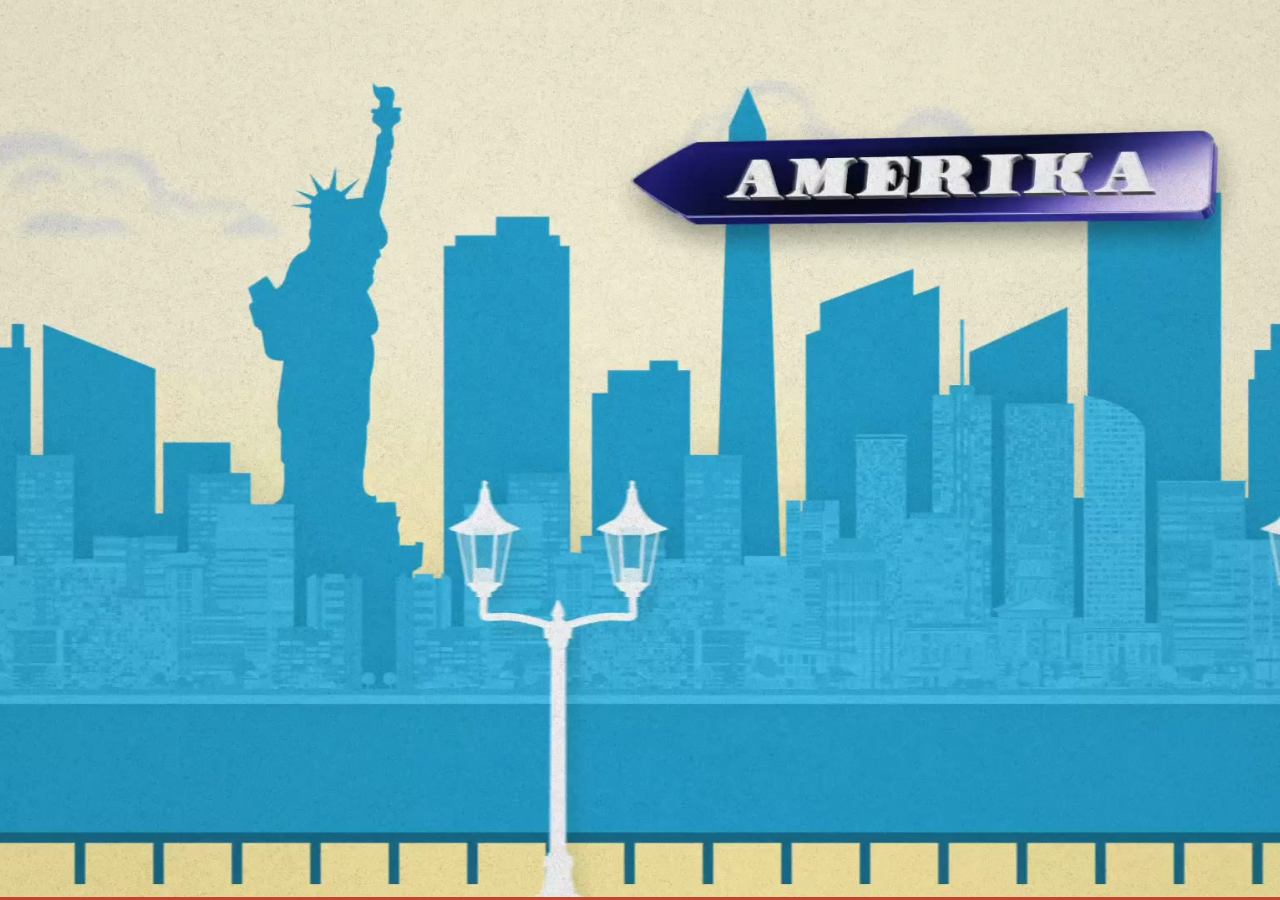
<file: aviasales.html>
<!doctype html>
<html lang="uz" class="no-js">
<head>
<meta charset="utf-8">
<meta name="viewport" content="width=device-width, initial-scale=1, viewport-fit=cover">
<title>Amerika bo‘ylab 80 kun | Noir Nabiev</title>
<meta name="description" content="YouTube realiti-shou: ikki bloger, 15 shtat, 80 kun. Bir shahar, ikki xil imkoniyat. / YouTube-реалити: два блогера, 15 штатов, 80 дней по Америке.">
<meta name="robots" content="noindex">
<meta name="theme-color" content="#F2ECD9">
<meta property="og:type" content="website">
<meta property="og:title" content="Amerika bo‘ylab 80 kun · 80 дней по Америке">
<meta property="og:description" content="Noir Nabiev va Javokhir Shermuxammatov bilan YouTube realiti-shou. 15 shtat, 80 kun, bir shahar va ikki xil imkoniyat.">
<meta property="og:image" content="https://noir-nabiev.vercel.app/assets/og.jpg">
<meta property="og:image:width" content="1200">
<meta property="og:image:height" content="630">
<meta name="twitter:card" content="summary_large_image">
<link rel="icon" href="favicon.svg" type="image/svg+xml">
<link rel="preload" href="assets/video/intro-first.jpg" as="image">
<link rel="stylesheet" href="assets/css/fonts.css?v=11">
<link rel="stylesheet" href="assets/css/style.css?v=14">
<script>
  (function (h) {
    h.classList.replace('no-js', 'js');
    var deck = window.matchMedia && matchMedia('(min-width: 1000px) and (min-height: 560px) and (orientation: landscape)').matches;
    h.classList.add(deck ? 'is-deck' : 'is-scroll');
    try {
      var q = new URLSearchParams(location.search).get('lang'), s = localStorage.getItem('nn-lang'), l = q || s;
      if (l === 'ru' || l === 'uz') h.lang = l;
    } catch (e) {}
    setTimeout(function () { if (!window.__nnReady) h.classList.add('is-static'); }, 5000);
  })(document.documentElement);
</script>
</head>
<body>
<svg width="0" height="0" style="position:absolute" aria-hidden="true"><defs><filter id="inkRough" x="-10%" y="-10%" width="120%" height="120%"><feTurbulence type="fractalNoise" baseFrequency="1.4" numOctaves="2" seed="7" result="n"/><feDisplacementMap in="SourceGraphic" in2="n" scale="2.2"/></filter><symbol id="i-arrow-right" viewBox="0 0 256 256"><path d="M221.66,133.66l-72,72a8,8,0,0,1-11.32-11.32L196.69,136H40a8,8,0,0,1,0-16H196.69L138.34,61.66a8,8,0,0,1,11.32-11.32l72,72A8,8,0,0,1,221.66,133.66Z"/></symbol><symbol id="i-arrow-left" viewBox="0 0 256 256"><path d="M224,128a8,8,0,0,1-8,8H59.31l58.35,58.34a8,8,0,0,1-11.32,11.32l-72-72a8,8,0,0,1,0-11.32l72-72a8,8,0,0,1,11.32,11.32L59.31,120H216A8,8,0,0,1,224,128Z"/></symbol><symbol id="i-arrow-up-right" viewBox="0 0 256 256"><path d="M200,64V168a8,8,0,0,1-16,0V83.31L69.66,197.66a8,8,0,0,1-11.32-11.32L172.69,72H88a8,8,0,0,1,0-16H192A8,8,0,0,1,200,64Z"/></symbol><symbol id="i-airplane-tilt" viewBox="0 0 256 256"><path d="M185.33,114.21l29.14-27.42.17-.17a32,32,0,0,0-45.26-45.26c0,.06-.11.11-.17.17L141.79,70.67l-83-30.2a8,8,0,0,0-8.39,1.86l-24,24a8,8,0,0,0,1.22,12.31l63.89,42.59L76.69,136H56a8,8,0,0,0-5.65,2.34l-24,24A8,8,0,0,0,29,175.42l36.82,14.73,14.7,36.75.06.16a8,8,0,0,0,13.18,2.47l23.87-23.88A8,8,0,0,0,120,200V179.31l14.76-14.76,42.59,63.89a8,8,0,0,0,12.31,1.22l24-24a8,8,0,0,0,1.86-8.39Zm-.07,97.23-42.59-63.88A8,8,0,0,0,136.8,144c-.27,0-.53,0-.79,0a8,8,0,0,0-5.66,2.35l-24,24A8,8,0,0,0,104,176v20.69L90.93,209.76,79.43,181A8,8,0,0,0,75,176.57l-28.74-11.5L59.32,152H80a8,8,0,0,0,5.66-2.34l24-24a8,8,0,0,0-1.22-12.32L44.56,70.74l13.5-13.49,83.22,30.26a8,8,0,0,0,8.56-2L180.78,52.6A16,16,0,0,1,203.4,75.23l-32.87,30.93a8,8,0,0,0-2,8.56l30.26,83.22Z"/></symbol><symbol id="i-youtube-logo" viewBox="0 0 256 256"><path d="M164.44,121.34l-48-32A8,8,0,0,0,104,96v64a8,8,0,0,0,12.44,6.66l48-32a8,8,0,0,0,0-13.32ZM120,145.05V111l25.58,17ZM234.33,69.52a24,24,0,0,0-14.49-16.4C185.56,39.88,131,40,128,40s-57.56-.12-91.84,13.12a24,24,0,0,0-14.49,16.4C19.08,79.5,16,97.74,16,128s3.08,48.5,5.67,58.48a24,24,0,0,0,14.49,16.41C69,215.56,120.4,216,127.34,216h1.32c6.94,0,58.37-.44,91.18-13.11a24,24,0,0,0,14.49-16.41c2.59-10,5.67-28.22,5.67-58.48S236.92,79.5,234.33,69.52Zm-15.49,113a8,8,0,0,1-4.77,5.49c-31.65,12.22-85.48,12-86,12H128c-.54,0-54.33.2-86-12a8,8,0,0,1-4.77-5.49C34.8,173.39,32,156.57,32,128s2.8-45.39,5.16-54.47A8,8,0,0,1,41.93,68c30.52-11.79,81.66-12,85.85-12h.27c.54,0,54.38-.18,86,12a8,8,0,0,1,4.77,5.49C221.2,82.61,224,99.43,224,128S221.2,173.39,218.84,182.47Z"/></symbol><symbol id="i-instagram-logo" viewBox="0 0 256 256"><path d="M128,80a48,48,0,1,0,48,48A48.05,48.05,0,0,0,128,80Zm0,80a32,32,0,1,1,32-32A32,32,0,0,1,128,160ZM176,24H80A56.06,56.06,0,0,0,24,80v96a56.06,56.06,0,0,0,56,56h96a56.06,56.06,0,0,0,56-56V80A56.06,56.06,0,0,0,176,24Zm40,152a40,40,0,0,1-40,40H80a40,40,0,0,1-40-40V80A40,40,0,0,1,80,40h96a40,40,0,0,1,40,40ZM192,76a12,12,0,1,1-12-12A12,12,0,0,1,192,76Z"/></symbol><symbol id="i-map-pin" viewBox="0 0 256 256"><path d="M128,64a40,40,0,1,0,40,40A40,40,0,0,0,128,64Zm0,64a24,24,0,1,1,24-24A24,24,0,0,1,128,128Zm0-112a88.1,88.1,0,0,0-88,88c0,31.4,14.51,64.68,42,96.25a254.19,254.19,0,0,0,41.45,38.3,8,8,0,0,0,9.18,0A254.19,254.19,0,0,0,174,200.25c27.45-31.57,42-64.85,42-96.25A88.1,88.1,0,0,0,128,16Zm0,206c-16.53-13-72-60.75-72-118a72,72,0,0,1,144,0C200,161.23,144.53,209,128,222Z"/></symbol><symbol id="i-speaker-high" viewBox="0 0 256 256"><path d="M155.51,24.81a8,8,0,0,0-8.42.88L77.25,80H32A16,16,0,0,0,16,96v64a16,16,0,0,0,16,16H77.25l69.84,54.31A8,8,0,0,0,160,224V32A8,8,0,0,0,155.51,24.81ZM32,96H72v64H32ZM144,207.64,88,164.09V91.91l56-43.55Zm54-106.08a40,40,0,0,1,0,52.88,8,8,0,0,1-12-10.58,24,24,0,0,0,0-31.72,8,8,0,0,1,12-10.58ZM248,128a79.9,79.9,0,0,1-20.37,53.34,8,8,0,0,1-11.92-10.67,64,64,0,0,0,0-85.33,8,8,0,1,1,11.92-10.67A79.83,79.83,0,0,1,248,128Z"/></symbol><symbol id="i-speaker-slash" viewBox="0 0 256 256"><path d="M53.92,34.62A8,8,0,1,0,42.08,45.38L73.55,80H32A16,16,0,0,0,16,96v64a16,16,0,0,0,16,16H77.25l69.84,54.31A8,8,0,0,0,160,224V175.09l42.08,46.29a8,8,0,1,0,11.84-10.76ZM32,96H72v64H32ZM144,207.64,88,164.09V95.89l56,61.6Zm42-63.77a24,24,0,0,0,0-31.72,8,8,0,1,1,12-10.57,40,40,0,0,1,0,52.88,8,8,0,0,1-12-10.59Zm-80.16-76a8,8,0,0,1,1.4-11.23l39.85-31A8,8,0,0,1,160,32v74.83a8,8,0,0,1-16,0V48.36l-26.94,21A8,8,0,0,1,105.84,67.91ZM248,128a79.9,79.9,0,0,1-20.37,53.34,8,8,0,0,1-11.92-10.67,64,64,0,0,0,0-85.33,8,8,0,1,1,11.92-10.67A79.83,79.83,0,0,1,248,128Z"/></symbol><symbol id="i-arrow-counter-clockwise" viewBox="0 0 256 256"><path d="M224,128a96,96,0,0,1-94.71,96H128A95.38,95.38,0,0,1,62.1,197.8a8,8,0,0,1,11-11.63A80,80,0,1,0,71.43,71.39a3.07,3.07,0,0,1-.26.25L44.59,96H72a8,8,0,0,1,0,16H24a8,8,0,0,1-8-8V56a8,8,0,0,1,16,0V85.8L60.25,60A96,96,0,0,1,224,128Z"/></symbol><symbol id="i-play" viewBox="0 0 256 256"><path d="M232.4,114.49,88.32,26.35a16,16,0,0,0-16.2-.3A15.86,15.86,0,0,0,64,39.87V216.13A15.94,15.94,0,0,0,80,232a16.07,16.07,0,0,0,8.36-2.35L232.4,141.51a15.81,15.81,0,0,0,0-27ZM80,215.94V40l143.83,88Z"/></symbol><symbol id="i-corners-out" viewBox="0 0 256 256"><path d="M216,48V88a8,8,0,0,1-16,0V56H168a8,8,0,0,1,0-16h40A8,8,0,0,1,216,48ZM88,200H56V168a8,8,0,0,0-16,0v40a8,8,0,0,0,8,8H88a8,8,0,0,0,0-16Zm120-40a8,8,0,0,0-8,8v32H168a8,8,0,0,0,0,16h40a8,8,0,0,0,8-8V168A8,8,0,0,0,208,160ZM88,40H48a8,8,0,0,0-8,8V88a8,8,0,0,0,16,0V56H88a8,8,0,0,0,0-16Z"/></symbol><symbol id="i-corners-in" viewBox="0 0 256 256"><path d="M152,96V48a8,8,0,0,1,16,0V88h40a8,8,0,0,1,0,16H160A8,8,0,0,1,152,96ZM96,152H48a8,8,0,0,0,0,16H88v40a8,8,0,0,0,16,0V160A8,8,0,0,0,96,152Zm112,0H160a8,8,0,0,0-8,8v48a8,8,0,0,0,16,0V168h40a8,8,0,0,0,0-16ZM96,40a8,8,0,0,0-8,8V88H48a8,8,0,0,0,0,16H96a8,8,0,0,0,8-8V48A8,8,0,0,0,96,40Z"/></symbol><symbol id="i-seal-check" viewBox="0 0 256 256"><path d="M225.86,102.82c-3.77-3.94-7.67-8-9.14-11.57-1.36-3.27-1.44-8.69-1.52-13.94-.15-9.76-.31-20.82-8-28.51s-18.75-7.85-28.51-8c-5.25-.08-10.67-.16-13.94-1.52-3.56-1.47-7.63-5.37-11.57-9.14C146.28,23.51,138.44,16,128,16s-18.27,7.51-25.18,14.14c-3.94,3.77-8,7.67-11.57,9.14C88,40.64,82.56,40.72,77.31,40.8c-9.76.15-20.82.31-28.51,8S41,67.55,40.8,77.31c-.08,5.25-.16,10.67-1.52,13.94-1.47,3.56-5.37,7.63-9.14,11.57C23.51,109.72,16,117.56,16,128s7.51,18.27,14.14,25.18c3.77,3.94,7.67,8,9.14,11.57,1.36,3.27,1.44,8.69,1.52,13.94.15,9.76.31,20.82,8,28.51s18.75,7.85,28.51,8c5.25.08,10.67.16,13.94,1.52,3.56,1.47,7.63,5.37,11.57,9.14C109.72,232.49,117.56,240,128,240s18.27-7.51,25.18-14.14c3.94-3.77,8-7.67,11.57-9.14,3.27-1.36,8.69-1.44,13.94-1.52,9.76-.15,20.82-.31,28.51-8s7.85-18.75,8-28.51c.08-5.25.16-10.67,1.52-13.94,1.47-3.56,5.37-7.63,9.14-11.57C232.49,146.28,240,138.44,240,128S232.49,109.73,225.86,102.82Zm-11.55,39.29c-4.79,5-9.75,10.17-12.38,16.52-2.52,6.1-2.63,13.07-2.73,19.82-.1,7-.21,14.33-3.32,17.43s-10.39,3.22-17.43,3.32c-6.75.1-13.72.21-19.82,2.73-6.35,2.63-11.52,7.59-16.52,12.38S132,224,128,224s-9.15-4.92-14.11-9.69-10.17-9.75-16.52-12.38c-6.1-2.52-13.07-2.63-19.82-2.73-7-.1-14.33-.21-17.43-3.32s-3.22-10.39-3.32-17.43c-.1-6.75-.21-13.72-2.73-19.82-2.63-6.35-7.59-11.52-12.38-16.52S32,132,32,128s4.92-9.15,9.69-14.11,9.75-10.17,12.38-16.52c2.52-6.1,2.63-13.07,2.73-19.82.1-7,.21-14.33,3.32-17.43S70.51,56.9,77.55,56.8c6.75-.1,13.72-.21,19.82-2.73,6.35-2.63,11.52-7.59,16.52-12.38S124,32,128,32s9.15,4.92,14.11,9.69,10.17,9.75,16.52,12.38c6.1,2.52,13.07,2.63,19.82,2.73,7,.1,14.33.21,17.43,3.32s3.22,10.39,3.32,17.43c.1,6.75.21,13.72,2.73,19.82,2.63,6.35,7.59,11.52,12.38,16.52S224,124,224,128,219.08,137.15,214.31,142.11ZM173.66,98.34a8,8,0,0,1,0,11.32l-56,56a8,8,0,0,1-11.32,0l-24-24a8,8,0,0,1,11.32-11.32L112,148.69l50.34-50.35A8,8,0,0,1,173.66,98.34Z"/></symbol><symbol id="i-credit-card" viewBox="0 0 256 256"><path d="M224,48H32A16,16,0,0,0,16,64V192a16,16,0,0,0,16,16H224a16,16,0,0,0,16-16V64A16,16,0,0,0,224,48Zm0,16V88H32V64Zm0,128H32V104H224v88Zm-16-24a8,8,0,0,1-8,8H168a8,8,0,0,1,0-16h32A8,8,0,0,1,208,168Zm-64,0a8,8,0,0,1-8,8H120a8,8,0,0,1,0-16h16A8,8,0,0,1,144,168Z"/></symbol><symbol id="i-wallet" viewBox="0 0 256 256"><path d="M216,64H56a8,8,0,0,1,0-16H192a8,8,0,0,0,0-16H56A24,24,0,0,0,32,56V184a24,24,0,0,0,24,24H216a16,16,0,0,0,16-16V80A16,16,0,0,0,216,64Zm0,128H56a8,8,0,0,1-8-8V78.63A23.84,23.84,0,0,0,56,80H216Zm-48-60a12,12,0,1,1,12,12A12,12,0,0,1,168,132Z"/></symbol><symbol id="i-clock" viewBox="0 0 256 256"><path d="M128,24A104,104,0,1,0,232,128,104.11,104.11,0,0,0,128,24Zm0,192a88,88,0,1,1,88-88A88.1,88.1,0,0,1,128,216Zm64-88a8,8,0,0,1-8,8H128a8,8,0,0,1-8-8V72a8,8,0,0,1,16,0v48h48A8,8,0,0,1,192,128Z"/></symbol><symbol id="i-calendar-blank" viewBox="0 0 256 256"><path d="M208,32H184V24a8,8,0,0,0-16,0v8H88V24a8,8,0,0,0-16,0v8H48A16,16,0,0,0,32,48V208a16,16,0,0,0,16,16H208a16,16,0,0,0,16-16V48A16,16,0,0,0,208,32ZM72,48v8a8,8,0,0,0,16,0V48h80v8a8,8,0,0,0,16,0V48h24V80H48V48ZM208,208H48V96H208V208Z"/></symbol><symbol id="i-eye" viewBox="0 0 256 256"><path d="M247.31,124.76c-.35-.79-8.82-19.58-27.65-38.41C194.57,61.26,162.88,48,128,48S61.43,61.26,36.34,86.35C17.51,105.18,9,124,8.69,124.76a8,8,0,0,0,0,6.5c.35.79,8.82,19.57,27.65,38.4C61.43,194.74,93.12,208,128,208s66.57-13.26,91.66-38.34c18.83-18.83,27.3-37.61,27.65-38.4A8,8,0,0,0,247.31,124.76ZM128,192c-30.78,0-57.67-11.19-79.93-33.25A133.47,133.47,0,0,1,25,128,133.33,133.33,0,0,1,48.07,97.25C70.33,75.19,97.22,64,128,64s57.67,11.19,79.93,33.25A133.46,133.46,0,0,1,231.05,128C223.84,141.46,192.43,192,128,192Zm0-112a48,48,0,1,0,48,48A48.05,48.05,0,0,0,128,80Zm0,80a32,32,0,1,1,32-32A32,32,0,0,1,128,160Z"/></symbol><symbol id="i-users" viewBox="0 0 256 256"><path d="M117.25,157.92a60,60,0,1,0-66.5,0A95.83,95.83,0,0,0,3.53,195.63a8,8,0,1,0,13.4,8.74,80,80,0,0,1,134.14,0,8,8,0,0,0,13.4-8.74A95.83,95.83,0,0,0,117.25,157.92ZM40,108a44,44,0,1,1,44,44A44.05,44.05,0,0,1,40,108Zm210.14,98.7a8,8,0,0,1-11.07-2.33A79.83,79.83,0,0,0,172,168a8,8,0,0,1,0-16,44,44,0,1,0-16.34-84.87,8,8,0,1,1-5.94-14.85,60,60,0,0,1,55.53,105.64,95.83,95.83,0,0,1,47.22,37.71A8,8,0,0,1,250.14,206.7Z"/></symbol><symbol id="i-users-three" viewBox="0 0 256 256"><path d="M244.8,150.4a8,8,0,0,1-11.2-1.6A51.6,51.6,0,0,0,192,128a8,8,0,0,1-7.37-4.89,8,8,0,0,1,0-6.22A8,8,0,0,1,192,112a24,24,0,1,0-23.24-30,8,8,0,1,1-15.5-4A40,40,0,1,1,219,117.51a67.94,67.94,0,0,1,27.43,21.68A8,8,0,0,1,244.8,150.4ZM190.92,212a8,8,0,1,1-13.84,8,57,57,0,0,0-98.16,0,8,8,0,1,1-13.84-8,72.06,72.06,0,0,1,33.74-29.92,48,48,0,1,1,58.36,0A72.06,72.06,0,0,1,190.92,212ZM128,176a32,32,0,1,0-32-32A32,32,0,0,0,128,176ZM72,120a8,8,0,0,0-8-8A24,24,0,1,1,87.24,82a8,8,0,1,0,15.5-4A40,40,0,1,0,37,117.51,67.94,67.94,0,0,0,9.6,139.19a8,8,0,1,0,12.8,9.61A51.6,51.6,0,0,1,64,128,8,8,0,0,0,72,120Z"/></symbol><symbol id="i-heart" viewBox="0 0 256 256"><path d="M178,40c-20.65,0-38.73,8.88-50,23.89C116.73,48.88,98.65,40,78,40a62.07,62.07,0,0,0-62,62c0,70,103.79,126.66,108.21,129a8,8,0,0,0,7.58,0C136.21,228.66,240,172,240,102A62.07,62.07,0,0,0,178,40ZM128,214.8C109.74,204.16,32,155.69,32,102A46.06,46.06,0,0,1,78,56c19.45,0,35.78,10.36,42.6,27a8,8,0,0,0,14.8,0c6.82-16.67,23.15-27,42.6-27a46.06,46.06,0,0,1,46,46C224,155.61,146.24,204.15,128,214.8Z"/></symbol><symbol id="i-film-slate" viewBox="0 0 256 256"><path d="M216,104H102.09L210,75.51a8,8,0,0,0,5.68-9.84l-8.16-30a15.93,15.93,0,0,0-19.42-11.13L35.81,64.74a15.75,15.75,0,0,0-9.7,7.4,15.51,15.51,0,0,0-1.55,12L32,111.56c0,.14,0,.29,0,.44v88a16,16,0,0,0,16,16H208a16,16,0,0,0,16-16V112A8,8,0,0,0,216,104ZM192.16,40l6,22.07-22.62,6L147.42,51.83Zm-66.69,17.6,28.12,16.24-36.94,9.75L88.53,67.37Zm-79.4,44.62-6-22.08,26.5-7L94.69,89.4ZM208,200H48V120H208v80Z"/></symbol><symbol id="i-video-camera" viewBox="0 0 256 256"><path d="M251.77,73a8,8,0,0,0-8.21.39L208,97.05V72a16,16,0,0,0-16-16H32A16,16,0,0,0,16,72V184a16,16,0,0,0,16,16H192a16,16,0,0,0,16-16V159l35.56,23.71A8,8,0,0,0,248,184a8,8,0,0,0,8-8V80A8,8,0,0,0,251.77,73ZM192,184H32V72H192V184Zm48-22.95-32-21.33V116.28L240,95Z"/></symbol><symbol id="i-globe-hemisphere-west" viewBox="0 0 256 256"><path d="M128,24A104,104,0,1,0,232,128,104.11,104.11,0,0,0,128,24Zm88,104a87.62,87.62,0,0,1-6.4,32.94l-44.7-27.49a15.92,15.92,0,0,0-6.24-2.23l-22.82-3.08a16.11,16.11,0,0,0-16,7.86h-8.72l-3.8-7.86a15.91,15.91,0,0,0-11-8.67l-8-1.73L96.14,104h16.71a16.06,16.06,0,0,0,7.73-2l12.25-6.76a16.62,16.62,0,0,0,3-2.14l26.91-24.34A15.93,15.93,0,0,0,166,49.1l-.36-.65A88.11,88.11,0,0,1,216,128ZM143.31,41.34,152,56.9,125.09,81.24,112.85,88H96.14a16,16,0,0,0-13.88,8l-8.73,15.23L63.38,84.19,74.32,58.32a87.87,87.87,0,0,1,69-17ZM40,128a87.53,87.53,0,0,1,8.54-37.8l11.34,30.27a16,16,0,0,0,11.62,10l21.43,4.61L96.74,143a16.09,16.09,0,0,0,14.4,9h1.48l-7.23,16.23a16,16,0,0,0,2.86,17.37l.14.14L128,205.94l-1.94,10A88.11,88.11,0,0,1,40,128Zm102.58,86.78,1.13-5.81a16.09,16.09,0,0,0-4-13.9,1.85,1.85,0,0,1-.14-.14L120,174.74,133.7,144l22.82,3.08,45.72,28.12A88.18,88.18,0,0,1,142.58,214.78Z"/></symbol><symbol id="i-trophy" viewBox="0 0 256 256"><path d="M232,64H208V48a8,8,0,0,0-8-8H56a8,8,0,0,0-8,8V64H24A16,16,0,0,0,8,80V96a40,40,0,0,0,40,40h3.65A80.13,80.13,0,0,0,120,191.61V216H96a8,8,0,0,0,0,16h64a8,8,0,0,0,0-16H136V191.58c31.94-3.23,58.44-25.64,68.08-55.58H208a40,40,0,0,0,40-40V80A16,16,0,0,0,232,64ZM48,120A24,24,0,0,1,24,96V80H48v32q0,4,.39,8Zm144-8.9c0,35.52-29,64.64-64,64.9a64,64,0,0,1-64-64V56H192ZM232,96a24,24,0,0,1-24,24h-.5a81.81,81.81,0,0,0,.5-8.9V80h24Z"/></symbol><symbol id="i-arrows-clockwise" viewBox="0 0 256 256"><path d="M224,48V96a8,8,0,0,1-8,8H168a8,8,0,0,1,0-16h28.69L182.06,73.37a79.56,79.56,0,0,0-56.13-23.43h-.45A79.52,79.52,0,0,0,69.59,72.71,8,8,0,0,1,58.41,61.27a96,96,0,0,1,135,.79L208,76.69V48a8,8,0,0,1,16,0ZM186.41,183.29a80,80,0,0,1-112.47-.66L59.31,168H88a8,8,0,0,0,0-16H40a8,8,0,0,0-8,8v48a8,8,0,0,0,16,0V179.31l14.63,14.63A95.43,95.43,0,0,0,130,222.06h.53a95.36,95.36,0,0,0,67.07-27.33,8,8,0,0,0-11.18-11.44Z"/></symbol><symbol id="i-shield-check" viewBox="0 0 256 256"><path d="M208,40H48A16,16,0,0,0,32,56v56c0,52.72,25.52,84.67,46.93,102.19,23.06,18.86,46,25.26,47,25.53a8,8,0,0,0,4.2,0c1-.27,23.91-6.67,47-25.53C198.48,196.67,224,164.72,224,112V56A16,16,0,0,0,208,40Zm0,72c0,37.07-13.66,67.16-40.6,89.42A129.3,129.3,0,0,1,128,223.62a128.25,128.25,0,0,1-38.92-21.81C61.82,179.51,48,149.3,48,112l0-56,160,0ZM82.34,141.66a8,8,0,0,1,11.32-11.32L112,148.69l50.34-50.35a8,8,0,0,1,11.32,11.32l-56,56a8,8,0,0,1-11.32,0Z"/></symbol><symbol id="i-timer" viewBox="0 0 256 256"><path d="M128,40a96,96,0,1,0,96,96A96.11,96.11,0,0,0,128,40Zm0,176a80,80,0,1,1,80-80A80.09,80.09,0,0,1,128,216ZM173.66,90.34a8,8,0,0,1,0,11.32l-40,40a8,8,0,0,1-11.32-11.32l40-40A8,8,0,0,1,173.66,90.34ZM96,16a8,8,0,0,1,8-8h48a8,8,0,0,1,0,16H104A8,8,0,0,1,96,16Z"/></symbol><symbol id="i-check" viewBox="0 0 256 256"><path d="M229.66,77.66l-128,128a8,8,0,0,1-11.32,0l-56-56a8,8,0,0,1,11.32-11.32L96,188.69,218.34,66.34a8,8,0,0,1,11.32,11.32Z"/></symbol><symbol id="i-stamp" viewBox="0 0 256 256"><path d="M224,224a8,8,0,0,1-8,8H40a8,8,0,0,1,0-16H216A8,8,0,0,1,224,224Zm0-80v40a16,16,0,0,1-16,16H48a16,16,0,0,1-16-16V144a16,16,0,0,1,16-16h56.43L88.72,54.71A32,32,0,0,1,120,16h16a32,32,0,0,1,31.29,38.71L151.57,128H208A16,16,0,0,1,224,144ZM120.79,128h14.42l16.43-76.65A16,16,0,0,0,136,32H120a16,16,0,0,0-15.65,19.35ZM208,184V144H48v40H208Z"/></symbol><symbol id="i-compass" viewBox="0 0 256 256"><path d="M128,24A104,104,0,1,0,232,128,104.11,104.11,0,0,0,128,24Zm0,192a88,88,0,1,1,88-88A88.1,88.1,0,0,1,128,216ZM172.42,72.84l-64,32a8.05,8.05,0,0,0-3.58,3.58l-32,64A8,8,0,0,0,80,184a8.1,8.1,0,0,0,3.58-.84l64-32a8.05,8.05,0,0,0,3.58-3.58l32-64a8,8,0,0,0-10.74-10.74ZM138,138,97.89,158.11,118,118l40.15-20.07Z"/></symbol><symbol id="i-currency-dollar" viewBox="0 0 256 256"><path d="M152,120H136V56h8a32,32,0,0,1,32,32,8,8,0,0,0,16,0,48.05,48.05,0,0,0-48-48h-8V24a8,8,0,0,0-16,0V40h-8a48,48,0,0,0,0,96h8v64H104a32,32,0,0,1-32-32,8,8,0,0,0-16,0,48.05,48.05,0,0,0,48,48h16v16a8,8,0,0,0,16,0V216h16a48,48,0,0,0,0-96Zm-40,0a32,32,0,0,1,0-64h8v64Zm40,80H136V136h16a32,32,0,0,1,0,64Z"/></symbol><symbol id="i-car-profile" viewBox="0 0 256 256"><path d="M240,112H211.31L168,68.69A15.86,15.86,0,0,0,156.69,64H44.28A16,16,0,0,0,31,71.12L1.34,115.56A8.07,8.07,0,0,0,0,120v48a16,16,0,0,0,16,16H33a32,32,0,0,0,62,0h66a32,32,0,0,0,62,0h17a16,16,0,0,0,16-16V128A16,16,0,0,0,240,112ZM44.28,80H156.69l32,32H23ZM64,192a16,16,0,1,1,16-16A16,16,0,0,1,64,192Zm128,0a16,16,0,1,1,16-16A16,16,0,0,1,192,192Zm48-24H223a32,32,0,0,0-62,0H95a32,32,0,0,0-62,0H16V128H240Z"/></symbol><symbol id="i-mountains" viewBox="0 0 256 256"><path d="M164,80a28,28,0,1,0-28-28A28,28,0,0,0,164,80Zm0-40a12,12,0,1,1-12,12A12,12,0,0,1,164,40Zm90.88,155.92-54.56-92.08A15.87,15.87,0,0,0,186.55,96h0a15.85,15.85,0,0,0-13.76,7.84L146.63,148l-44.84-76.1a16,16,0,0,0-27.58,0L1.11,195.94A8,8,0,0,0,8,208H248a8,8,0,0,0,6.88-12.08ZM88,80l23.57,40H64.43ZM22,192l33-56h66l18.74,31.8,0,0L154,192Zm150.57,0-16.66-28.28L186.55,112,234,192Z"/></symbol><symbol id="i-chart-line-up" viewBox="0 0 256 256"><path d="M232,208a8,8,0,0,1-8,8H32a8,8,0,0,1-8-8V48a8,8,0,0,1,16,0V156.69l50.34-50.35a8,8,0,0,1,11.32,0L128,132.69,180.69,80H160a8,8,0,0,1,0-16h40a8,8,0,0,1,8,8v40a8,8,0,0,1-16,0V91.31l-58.34,58.35a8,8,0,0,1-11.32,0L96,123.31l-56,56V200H224A8,8,0,0,1,232,208Z"/></symbol><symbol id="i-translate" viewBox="0 0 256 256"><path d="M247.15,212.42l-56-112a8,8,0,0,0-14.31,0l-21.71,43.43A88,88,0,0,1,108,126.93,103.65,103.65,0,0,0,135.69,64H160a8,8,0,0,0,0-16H104V32a8,8,0,0,0-16,0V48H32a8,8,0,0,0,0,16h87.63A87.76,87.76,0,0,1,96,116.35a87.74,87.74,0,0,1-19-31,8,8,0,1,0-15.08,5.34A103.63,103.63,0,0,0,84,127a87.55,87.55,0,0,1-52,17,8,8,0,0,0,0,16,103.46,103.46,0,0,0,64-22.08,104.18,104.18,0,0,0,51.44,21.31l-26.6,53.19a8,8,0,0,0,14.31,7.16L148.94,192h70.11l13.79,27.58A8,8,0,0,0,240,224a8,8,0,0,0,7.15-11.58ZM156.94,176,184,121.89,211.05,176Z"/></symbol><symbol id="i-seal-check-fill" viewBox="0 0 256 256"><path d="M225.86,102.82c-3.77-3.94-7.67-8-9.14-11.57-1.36-3.27-1.44-8.69-1.52-13.94-.15-9.76-.31-20.82-8-28.51s-18.75-7.85-28.51-8c-5.25-.08-10.67-.16-13.94-1.52-3.56-1.47-7.63-5.37-11.57-9.14C146.28,23.51,138.44,16,128,16s-18.27,7.51-25.18,14.14c-3.94,3.77-8,7.67-11.57,9.14C88,40.64,82.56,40.72,77.31,40.8c-9.76.15-20.82.31-28.51,8S41,67.55,40.8,77.31c-.08,5.25-.16,10.67-1.52,13.94-1.47,3.56-5.37,7.63-9.14,11.57C23.51,109.72,16,117.56,16,128s7.51,18.27,14.14,25.18c3.77,3.94,7.67,8,9.14,11.57,1.36,3.27,1.44,8.69,1.52,13.94.15,9.76.31,20.82,8,28.51s18.75,7.85,28.51,8c5.25.08,10.67.16,13.94,1.52,3.56,1.47,7.63,5.37,11.57,9.14C109.72,232.49,117.56,240,128,240s18.27-7.51,25.18-14.14c3.94-3.77,8-7.67,11.57-9.14,3.27-1.36,8.69-1.44,13.94-1.52,9.76-.15,20.82-.31,28.51-8s7.85-18.75,8-28.51c.08-5.25.16-10.67,1.52-13.94,1.47-3.56,5.37-7.63,9.14-11.57C232.49,146.28,240,138.44,240,128S232.49,109.73,225.86,102.82Zm-52.2,6.84-56,56a8,8,0,0,1-11.32,0l-24-24a8,8,0,0,1,11.32-11.32L112,148.69l50.34-50.35a8,8,0,0,1,11.32,11.32Z"/></symbol><symbol id="i-play-fill" viewBox="0 0 256 256"><path d="M240,128a15.74,15.74,0,0,1-7.6,13.51L88.32,229.65a16,16,0,0,1-16.2.3A15.86,15.86,0,0,1,64,216.13V39.87a15.86,15.86,0,0,1,8.12-13.82,16,16,0,0,1,16.2.3L232.4,114.49A15.74,15.74,0,0,1,240,128Z"/></symbol><symbol id="i-airplane-tilt-fill" viewBox="0 0 256 256"><path d="M215.52,197.26a8,8,0,0,1-1.86,8.39l-24,24A8,8,0,0,1,184,232a7.09,7.09,0,0,1-.79,0,8,8,0,0,1-5.87-3.52l-44.07-66.12L112,183.59V208a8,8,0,0,1-2.34,5.65s-14,14.06-15.88,15.88A7.91,7.91,0,0,1,91,231.41a8,8,0,0,1-10.41-4.35l-.06-.15-14.7-36.76L29,175.42a8,8,0,0,1-2.69-13.08l16-16A8,8,0,0,1,48,144H72.4l21.27-21.27L27.56,78.65a8,8,0,0,1-1.22-12.32l24-24a8,8,0,0,1,8.39-1.86l85.94,31.25L176.2,40.19a28,28,0,0,1,39.6,39.6l-31.53,31.53Z"/></symbol><symbol id="i-youtube-logo-fill" viewBox="0 0 256 256"><path d="M234.33,69.52a24,24,0,0,0-14.49-16.4C185.56,39.88,131,40,128,40s-57.56-.12-91.84,13.12a24,24,0,0,0-14.49,16.4C19.08,79.5,16,97.74,16,128s3.08,48.5,5.67,58.48a24,24,0,0,0,14.49,16.41C69,215.56,120.4,216,127.34,216h1.32c6.94,0,58.37-.44,91.18-13.11a24,24,0,0,0,14.49-16.41c2.59-10,5.67-28.22,5.67-58.48S236.92,79.5,234.33,69.52Zm-73.74,65-40,28A8,8,0,0,1,108,156V100a8,8,0,0,1,12.59-6.55l40,28a8,8,0,0,1,0,13.1Z"/></symbol><symbol id="i-map-pin-fill" viewBox="0 0 256 256"><path d="M128,16a88.1,88.1,0,0,0-88,88c0,75.3,80,132.17,83.41,134.55a8,8,0,0,0,9.18,0C136,236.17,216,179.3,216,104A88.1,88.1,0,0,0,128,16Zm0,56a32,32,0,1,1-32,32A32,32,0,0,1,128,72Z"/></symbol><symbol id="i-instagram-logo-fill" viewBox="0 0 256 256"><path d="M176,24H80A56.06,56.06,0,0,0,24,80v96a56.06,56.06,0,0,0,56,56h96a56.06,56.06,0,0,0,56-56V80A56.06,56.06,0,0,0,176,24ZM128,176a48,48,0,1,1,48-48A48.05,48.05,0,0,1,128,176Zm60-96a12,12,0,1,1,12-12A12,12,0,0,1,188,80Zm-28,48a32,32,0,1,1-32-32A32,32,0,0,1,160,128Z"/></symbol><symbol id="i-bed" viewBox="0 0 256 256"><path d="M216,72H32V48a8,8,0,0,0-16,0V208a8,8,0,0,0,16,0V176H240v32a8,8,0,0,0,16,0V112A40,40,0,0,0,216,72ZM32,88h72v72H32Zm88,72V88h96a24,24,0,0,1,24,24v48Z"/></symbol><symbol id="i-megaphone" viewBox="0 0 256 256"><path d="M248,120a48.05,48.05,0,0,0-48-48H160.2c-2.91-.17-53.62-3.74-101.91-44.24A16,16,0,0,0,32,40V200a16,16,0,0,0,26.29,12.25c37.77-31.68,77-40.76,93.71-43.3v31.72A16,16,0,0,0,159.12,214l11,7.33A16,16,0,0,0,194.5,212l11.77-44.36A48.07,48.07,0,0,0,248,120ZM48,199.93V40h0c42.81,35.91,86.63,45,104,47.24v65.48C134.65,155,90.84,164.07,48,199.93Zm131,8,0,.11-11-7.33V168h21.6ZM200,152H168V88h32a32,32,0,1,1,0,64Z"/></symbol><symbol id="i-ticket" viewBox="0 0 256 256"><path d="M232,104a8,8,0,0,0,8-8V64a16,16,0,0,0-16-16H32A16,16,0,0,0,16,64V96a8,8,0,0,0,8,8,24,24,0,0,1,0,48,8,8,0,0,0-8,8v32a16,16,0,0,0,16,16H224a16,16,0,0,0,16-16V160a8,8,0,0,0-8-8,24,24,0,0,1,0-48ZM32,167.2a40,40,0,0,0,0-78.4V64H88V192H32Zm192,0V192H104V64H224V88.8a40,40,0,0,0,0,78.4Z"/></symbol><symbol id="i-handshake" viewBox="0 0 256 256"><path d="M254.3,107.91,228.78,56.85a16,16,0,0,0-21.47-7.15L182.44,62.13,130.05,48.27a8.14,8.14,0,0,0-4.1,0L73.56,62.13,48.69,49.7a16,16,0,0,0-21.47,7.15L1.7,107.9a16,16,0,0,0,7.15,21.47l27,13.51,55.49,39.63a8.06,8.06,0,0,0,2.71,1.25l64,16a8,8,0,0,0,7.6-2.1l55.07-55.08,26.42-13.21a16,16,0,0,0,7.15-21.46Zm-54.89,33.37L165,113.72a8,8,0,0,0-10.68.61C136.51,132.27,116.66,130,104,122L147.24,80h31.81l27.21,54.41ZM41.53,64,62,74.22,36.43,125.27,16,115.06Zm116,119.13L99.42,168.61l-49.2-35.14,28-56L128,64.28l9.8,2.59-45,43.68-.08.09a16,16,0,0,0,2.72,24.81c20.56,13.13,45.37,11,64.91-5L188,152.66Zm62-57.87-25.52-51L214.47,64,240,115.06Zm-87.75,92.67a8,8,0,0,1-7.75,6.06,8.13,8.13,0,0,1-1.95-.24L80.41,213.33a7.89,7.89,0,0,1-2.71-1.25L51.35,193.26a8,8,0,0,1,9.3-13l25.11,17.94L126,208.24A8,8,0,0,1,131.82,217.94Z"/></symbol><symbol id="i-suitcase-rolling" viewBox="0 0 256 256"><path d="M104,88v96a8,8,0,0,1-16,0V88a8,8,0,0,1,16,0Zm24-8a8,8,0,0,0-8,8v96a8,8,0,0,0,16,0V88A8,8,0,0,0,128,80Zm32,0a8,8,0,0,0-8,8v96a8,8,0,0,0,16,0V88A8,8,0,0,0,160,80Zm48-16V208a16,16,0,0,1-16,16H176v16a8,8,0,0,1-16,0V224H96v16a8,8,0,0,1-16,0V224H64a16,16,0,0,1-16-16V64A16,16,0,0,1,64,48H88V24A24,24,0,0,1,112,0h32a24,24,0,0,1,24,24V48h24A16,16,0,0,1,208,64ZM104,48h48V24a8,8,0,0,0-8-8H112a8,8,0,0,0-8,8Zm88,160V64H64V208H192Z"/></symbol><symbol id="i-drop" viewBox="0 0 256 256"><path d="M174,47.75a254.19,254.19,0,0,0-41.45-38.3,8,8,0,0,0-9.18,0A254.19,254.19,0,0,0,82,47.75C54.51,79.32,40,112.6,40,144a88,88,0,0,0,176,0C216,112.6,201.49,79.32,174,47.75ZM128,216a72.08,72.08,0,0,1-72-72c0-57.23,55.47-105,72-118,16.53,13,72,60.75,72,118A72.08,72.08,0,0,1,128,216Zm55.89-62.66a57.6,57.6,0,0,1-46.56,46.55A8.75,8.75,0,0,1,136,200a8,8,0,0,1-1.32-15.89c16.57-2.79,30.63-16.85,33.44-33.45a8,8,0,0,1,15.78,2.68Z"/></symbol><symbol id="i-cookie" viewBox="0 0 256 256"><path d="M164.49,163.51a12,12,0,1,1-17,0A12,12,0,0,1,164.49,163.51Zm-81-8a12,12,0,1,0,17,0A12,12,0,0,0,83.51,155.51Zm9-39a12,12,0,1,0-17,0A12,12,0,0,0,92.49,116.49Zm48-1a12,12,0,1,0,0,17A12,12,0,0,0,140.49,115.51ZM232,128A104,104,0,1,1,128,24a8,8,0,0,1,8,8,40,40,0,0,0,40,40,8,8,0,0,1,8,8,40,40,0,0,0,40,40A8,8,0,0,1,232,128Zm-16.31,7.39A56.13,56.13,0,0,1,168.5,87.5a56.13,56.13,0,0,1-47.89-47.19,88,88,0,1,0,95.08,95.08Z"/></symbol></defs></svg>

<header class="bar" id="bar">
  <a class="brand" href="#s1" data-go="0" aria-label="Amerika bo‘ylab 80 kun">
    <span class="brand__mark">80</span>
    <span class="brand__name">Noir Nabiev</span>
  </a>
  <nav class="prog" id="prog" aria-label="Slides">
    <button class="prog__seg" data-go="0"><span class="prog__fill"></span><span class="prog__label" data-i18n="nav.s1"></span></button>
    <button class="prog__seg" data-go="1"><span class="prog__fill"></span><span class="prog__label" data-i18n="nav.s2"></span></button>
    <button class="prog__seg" data-go="2"><span class="prog__fill"></span><span class="prog__label" data-i18n="nav.s3"></span></button>
    <button class="prog__seg" data-go="3"><span class="prog__fill"></span><span class="prog__label" data-i18n="nav.s4"></span></button>
    <button class="prog__seg" data-go="4"><span class="prog__fill"></span><span class="prog__label" data-i18n="nav.s5"></span></button>
    <button class="prog__seg" data-go="5"><span class="prog__fill"></span><span class="prog__label" data-i18n="nav.s6"></span></button>
    <button class="prog__seg" data-go="6"><span class="prog__fill"></span><span class="prog__label" data-i18n="nav.s10"></span></button>
  </nav>
  <div class="bar__end">
    <div class="dnav" id="dnav">
      <button type="button" class="ibtn ibtn--line" id="prevBtn" data-i18n-aria="nav.prev" aria-label="Oldingi slayd"><svg class="i"><use href="#i-arrow-left"/></svg></button>
      <span class="dnav__count mono"><b id="curNum">01</b><span>/ 07</span></span>
      <button type="button" class="ibtn ibtn--solid" id="nextBtn" data-i18n-aria="nav.next" aria-label="Keyingi slayd"><svg class="i"><use href="#i-arrow-right"/></svg></button>
    </div>
    <div class="lang" id="lang" role="group" aria-label="Til / Язык">
      <span class="lang__thumb" aria-hidden="true"></span>
      <button type="button" data-lang="uz">UZ</button>
      <button type="button" data-lang="ru">RU</button>
    </div>
    <button type="button" class="ibtn ibtn--bare fs-btn" id="fsBtn" data-i18n-aria="bar.fs" aria-label="To‘liq ekran">
      <svg class="i"><use href="#i-corners-out"/></svg>
    </button>
  </div>
</header>

<main class="deck" id="deck">

  <!-- ============ 1. SHOU ============ -->
  <section class="slide s1 is-active" id="s1" data-theme="light" aria-labelledby="s1t">
    <div class="slide__inner s1__grid">
      <div class="s1__copy">
        <p class="eyebrow rv"><span class="flag" aria-hidden="true"></span><span data-i18n="s1.eyebrow">YouTube realiti-shou</span></p>
        <h1 class="s1__title" id="s1t" data-i18n="s1.title"><span class="l"><span>Amerika bo‘ylab</span></span><span class="l l--xl"><span><em>80</em> kun</span></span></h1>
        <p class="s1__lead rv" data-i18n="s1.lead">Ikki bloger AQShning 15 ta mashhur shtati bo‘ylab 80 kunlik sarguzashtga chiqadi. Har shaharda yangi shartlar va kutilmagan challenge’lar.</p>
        <div class="s1__cta rv">
          <button type="button" class="btn btn--primary" data-go="1">
            <span data-i18n="s1.cta">Marshrutni ko‘rish</span>
            <svg class="i"><use href="#i-arrow-right"/></svg>
          </button>
        </div>
      </div>

      <div class="s1__visual">
        <div class="postcard" id="postcard">
          <div class="postcard__frame" id="pcFrame">
            <video id="introVideo" muted playsinline preload="auto" poster="assets/video/intro-first.jpg">
              <source src="assets/video/intro.mp4" type="video/mp4">
            </video>
            <div class="postcard__ctrl" id="pcCtrl">
              <button type="button" class="ibtn ibtn--glass" id="vSound" data-i18n-aria="s1.sound" aria-label="Ovoz bilan ko‘rish">
                <svg class="i"><use href="#i-speaker-high"/></svg>
              </button>
              <button type="button" class="ibtn ibtn--glass" id="vReplay" data-i18n-aria="s1.replay" aria-label="Qayta ko‘rish">
                <svg class="i"><use href="#i-arrow-counter-clockwise"/></svg>
              </button>
            </div>
          </div>
        </div>

        <div class="pass" id="pass" aria-hidden="true">
          <div class="pass__main">
            <div class="pass__top">
              <span class="mono" data-i18n="pass.label">Bortga chiqish taloni</span>
              <span class="mono">NN 080</span>
            </div>
            <div class="pass__route">
              <div class="pass__pt"><b>TAS</b><span data-i18n="pass.from">Toshkent</span></div>
              <div class="pass__line"><svg class="i"><use href="#i-airplane-tilt-fill"/></svg></div>
              <div class="pass__pt pass__pt--r"><b><span class="flag flag--sm" aria-hidden="true"></span>JFK</b><span data-i18n="pass.to">Nyu-York</span></div>
            </div>
            <dl class="pass__meta">
              <div class="pass__pax"><dt data-i18n="pass.pax">Yo‘lovchilar</dt><dd>Noir Nabiev, Javokhir Sh.</dd></div>
              <div><dt data-i18n="pass.dur">Davomiyligi</dt><dd data-i18n="pass.durv">80 kun</dd></div>
              <div><dt data-i18n="pass.stops">Shtatlar</dt><dd>15</dd></div>
            </dl>
          </div>
          <div class="pass__stub">
            <span class="pass__season"><small data-i18n="pass.season">Mavsum</small><b>01</b></span>
            <span class="pass__barcode"></span>
          </div>
        </div>
      </div>
    </div>
    <div class="s1__loader" id="s1Loader" aria-hidden="true"></div>
  </section>

  <!-- ============ 2. MARSHRUT ============ -->
  <section class="slide s2" id="s2" data-theme="light" aria-labelledby="s2t">
    <div class="slide__inner s2__grid">
      <div class="s2__map rv">
        <svg class="map" id="map" viewBox="0 0 975 610" role="img" aria-label="USA route map"></svg>
        <button type="button" class="map__replay ibtn ibtn--line" id="mapReplay" data-i18n-aria="s2.replay" aria-label="Marshrutni qayta chizish">
          <svg class="i"><use href="#i-arrow-counter-clockwise"/></svg>
        </button>
      </div>
      <div class="s2__side">
        <p class="eyebrow eyebrow--flag rv"><span class="flag" aria-hidden="true"></span><span data-i18n="s2.country">Amerika Qo‘shma Shtatlari</span></p>
        <h2 class="h2 rv" id="s2t" data-i18n="s2.title">15 shtat. 80 kun. Bitta katta yo‘l.</h2>
        <p class="lead rv" data-i18n="s2.lead">Nyu-Yorkdan Gavayigacha taxminan 16 000 km: megapolislar, kanyonlar, tog‘lar va okean.</p>
        <div class="cflow rv" id="cflow">
          <div class="cflow__stage" id="cfStage"></div>
        </div>
        <div class="cap rv">
          <button type="button" class="ibtn ibtn--line cap__btn" id="cfPrev" data-i18n-aria="s2.prev" aria-label="Oldingi shahar"><svg class="i"><use href="#i-arrow-left"/></svg></button>
          <div class="cap__body">
            <p class="cap__days mono" id="capDays">1-7 kun</p>
            <p class="cap__tag" id="capTag"></p>
          </div>
          <button type="button" class="ibtn ibtn--line cap__btn" id="cfNext" data-i18n-aria="s2.next" aria-label="Keyingi shahar"><svg class="i"><use href="#i-arrow-right"/></svg></button>
        </div>
      </div>
      <div class="rail rv" id="rail"></div>
    </div>
  </section>

  <!-- ============ 3. BLOGERLAR ============ -->
  <section class="slide s3" id="s3" data-theme="light" aria-labelledby="s3t">
    <div class="slide__inner s3__grid">
      <header class="s3__head">
        <h2 class="h2 rv" id="s3t" data-i18n="s3.title">Ikki qahramon, ikki xil nigoh</h2>
        <p class="lead rv" data-i18n="s3.lead"></p>
      </header>

      <article class="hcard hcard--noir">
        <a class="hcard__photo" href="https://www.instagram.com/noir_nabiev/" target="_blank" rel="noopener">
          <img data-src="assets/img/noir/portrait.jpg" alt="Noir Nabiev" width="720" height="900">
        </a>
        <div class="hcard__body">
          <div class="hcard__id">
            <h3 class="hcard__name">Noir Nabiev</h3>
            <a class="hcard__handle mono" href="https://www.instagram.com/noir_nabiev/" target="_blank" rel="noopener">@noir_nabiev<svg class="i i--verified"><use href="#i-seal-check-fill"/></svg></a>
            <p class="hcard__role" data-i18n="s3.noir.role">Bloger, YouTuber · Toshkent</p>
          </div>
          <p class="hcard__hook" data-i18n="s3.noir.hook"></p>
          <div class="hcard__stats">
            <div class="hstat">
              <svg class="i"><use href="#i-instagram-logo"/></svg>
              <b class="count" data-to="557000" data-fmt="full" data-suffix="+">0</b>
              <small data-i18n="s3.ig">Instagram</small>
            </div>
            <div class="hstat">
              <svg class="i"><use href="#i-youtube-logo"/></svg>
              <b class="count" data-to="168000" data-fmt="full" data-suffix="+">0</b>
              <small data-i18n="s3.yt">YouTube</small>
            </div>
          </div>
        </div>
        <div class="reels">
          <a class="reels__cell" href="https://www.instagram.com/noir_nabiev/" target="_blank" rel="noopener" tabindex="-1"><img data-src="assets/img/noir/post-1.jpg" alt=""></a>
          <a class="reels__cell" href="https://www.instagram.com/noir_nabiev/" target="_blank" rel="noopener" tabindex="-1"><img data-src="assets/img/noir/post-2.jpg" alt=""></a>
          <a class="reels__cell" href="https://www.instagram.com/noir_nabiev/" target="_blank" rel="noopener" tabindex="-1"><img data-src="assets/img/noir/post-4.jpg" alt=""></a>
          <a class="reels__cell" href="https://www.instagram.com/noir_nabiev/" target="_blank" rel="noopener" tabindex="-1"><img data-src="assets/img/noir/post-3.jpg" alt=""></a>
          <a class="reels__cell" href="https://www.instagram.com/noir_nabiev/" target="_blank" rel="noopener" tabindex="-1"><img data-src="assets/img/noir/post-8.jpg" alt=""></a>
          <a class="reels__cell" href="https://www.instagram.com/noir_nabiev/" target="_blank" rel="noopener" tabindex="-1"><img data-src="assets/img/noir/post-6.jpg" alt=""></a>
        </div>
      </article>

      <div class="vs" aria-hidden="true">
        <svg class="vs__ring" viewBox="0 0 120 120">
          <defs><path id="vsCircle" d="M60,60 m-47,0 a47,47 0 1,1 94,0 a47,47 0 1,1 -94,0"/></defs>
          <text><textPath href="#vsCircle" data-i18n="s3.ring">AMERIKA BO‘YLAB 80 KUN · AMERIKA BO‘YLAB 80 KUN · </textPath></text>
        </svg>
        <span class="vs__txt">vs</span>
      </div>

      <article class="hcard hcard--jav">
        <a class="hcard__photo" href="https://www.instagram.com/javokhir_officiall/" target="_blank" rel="noopener">
          <img data-src="assets/img/javokhir/portrait-red.jpg" alt="Javokhir Shermuxammatov" width="720" height="900">
        </a>
        <div class="hcard__body">
          <div class="hcard__id">
            <h3 class="hcard__name">Javokhir Shermuxammatov</h3>
            <a class="hcard__handle mono" href="https://www.instagram.com/javokhir_officiall/" target="_blank" rel="noopener">@javokhir_officiall<svg class="i i--verified"><use href="#i-seal-check-fill"/></svg></a>
            <p class="hcard__role"><span data-i18n="s3.jav.role">Aktyor, kreator · Los-Anjeles</span><span class="flag flag--sm" aria-hidden="true"></span></p>
          </div>
          <p class="hcard__hook" data-i18n="s3.jav.hook"></p>
          <div class="hcard__stats">
            <div class="hstat">
              <svg class="i"><use href="#i-instagram-logo"/></svg>
              <b class="count" data-to="1000000" data-fmt="full" data-suffix="+">0</b>
              <small data-i18n="s3.ig">Instagram</small>
            </div>
            <div class="hstat">
              <svg class="i"><use href="#i-eye"/></svg>
              <b class="count" data-to="37.2" data-fmt="mln">0</b>
              <small data-i18n="s3.views60">ko‘rish, 60 kunda</small>
            </div>
          </div>
        </div>
        <div class="reels">
          <a class="reels__cell" href="https://www.instagram.com/javokhir_officiall/" target="_blank" rel="noopener" tabindex="-1"><img data-src="assets/img/javokhir/post-1.jpg" alt=""></a>
          <a class="reels__cell" href="https://www.instagram.com/javokhir_officiall/" target="_blank" rel="noopener" tabindex="-1"><img data-src="assets/img/javokhir/post-2.jpg" alt=""></a>
          <a class="reels__cell" href="https://www.instagram.com/javokhir_officiall/" target="_blank" rel="noopener" tabindex="-1"><img data-src="assets/img/javokhir/post-3.jpg" alt=""></a>
          <a class="reels__cell" href="https://www.instagram.com/javokhir_officiall/" target="_blank" rel="noopener" tabindex="-1"><img data-src="assets/img/javokhir/post-4.jpg" alt=""></a>
          <a class="reels__cell" href="https://www.instagram.com/javokhir_officiall/" target="_blank" rel="noopener" tabindex="-1"><img data-src="assets/img/javokhir/post-5.jpg" alt=""></a>
          <a class="reels__cell" href="https://www.instagram.com/javokhir_officiall/" target="_blank" rel="noopener" tabindex="-1"><img data-src="assets/img/javokhir/post-8.jpg" alt=""></a>
        </div>
      </article>
    </div>
  </section>

  <!-- ============ 4. KANAL: shou qayerda chiqadi ============ -->
  <section class="slide sy" id="s4" data-theme="light" aria-labelledby="s4t">
    <div class="slide__inner sy__grid">
      <div class="sy__copy">
        <p class="eyebrow rv"><svg class="i sy__mark"><use href="#i-youtube-logo-fill"/></svg><span data-i18n="sy.eyebrow">Qayerda ko‘rish mumkin</span></p>
        <h2 class="h2 rv" id="s4t" data-i18n="sy.title">Shou Noir Nabievning <em>YouTube</em> kanalida chiqadi</h2>
        <p class="lead rv" data-i18n="sy.lead"></p>
        <div class="sy__stats rv">
          <div class="sy__stat"><b class="count" data-to="168000" data-fmt="full" data-suffix="+">0</b><small data-i18n="sy.k1">obunachi</small></div>
          <div class="sy__stat"><b class="count" data-to="22.3" data-fmt="mln" data-suffix="+">0</b><small data-i18n="sy.k2">ko‘rish</small></div>
          <div class="sy__stat"><b class="count" data-to="6:55" data-fmt="text">6:55</b><small data-i18n="sy.k3">o‘rtacha ko‘rish vaqti</small></div>
        </div>
        <div class="sy__cta rv">
          <a class="btn btn--yt" href="https://www.youtube.com/@noirnabiev" target="_blank" rel="noopener" data-channel>
            <svg class="i"><use href="#i-youtube-logo-fill"/></svg>
            <span data-i18n="sy.cta">Kanalga o‘tish</span>
            <svg class="i"><use href="#i-arrow-up-right"/></svg>
          </a>
        </div>
      </div>

      <div class="sy__stage">
        <article class="ytw">
          <a class="ytw__player" href="https://www.youtube.com/@noirnabiev" target="_blank" rel="noopener" data-channel data-i18n-aria="sy.cta" aria-label="Kanalga o‘tish">
            <img data-src="assets/img/yt/show-ep1.jpg" alt="" width="1280" height="720">
            <span class="ytw__badge mono"><i class="ytw__dot"></i><span data-i18n="sy.soon">Tez kunda · Premyera</span></span>
            <span class="ytw__ep mono">S01 · E01</span>
            <span class="ytw__play"><svg class="i"><use href="#i-play-fill"/></svg></span>
            <span class="ytw__prog"><i></i></span>
          </a>
          <div class="ytw__info">
            <h3 class="ytw__title" data-i18n="sy.ep">Amerika bo‘ylab 80 kun · 1-qism. Nyu-York</h3>
            <div class="ytw__row">
              <img class="ytw__ava" data-src="assets/img/noir/avatar.jpg" alt="">
              <div class="ytw__ch">
                <b>Noir Nabiev<svg class="i i--verified"><use href="#i-seal-check-fill"/></svg></b>
                <small>168 000+ <span data-i18n="sy.k1">obunachi</span></small>
              </div>
              <a class="ytw__sub" href="https://www.youtube.com/@noirnabiev" target="_blank" rel="noopener" data-channel data-i18n="sy.sub">Obuna bo‘lish</a>
            </div>
          </div>
          <div class="ytw__list">
            <p class="ytw__lt mono"><span data-i18n="sy.season">1-mavsum pleylisti</span><span data-i18n="sy.count">15 qism</span></p>
            <div class="ytw__view"><div class="ytw__track" id="syTrack"></div></div>
          </div>
        </article>
        <div class="sy__short" aria-hidden="true">
          <img data-src="assets/img/noir/post-1.jpg" alt="">
          <span class="sy__shorttag mono">Reels · Shorts</span>
        </div>
      </div>
    </div>
  </section>

  <!-- ============ 5. STATISTIKA ============ -->
  <section class="slide s4" id="s5" data-theme="light" aria-labelledby="s5t">
    <div class="slide__inner s4__grid">
      <header class="s4__head">
        <h2 class="h2 rv" id="s5t" data-i18n="s4.title">Raqamlar o‘zi gapiradi</h2>
        <p class="lead rv" data-i18n="s4.lead"></p>
      </header>

      <div class="kband">
        <div class="ktile rv">
          <div class="ktile__who"><img class="ava" data-src="assets/img/noir/avatar.jpg" alt=""><span class="ava-badge ava-badge--yt"><svg class="i"><use href="#i-youtube-logo-fill"/></svg></span></div>
          <div class="ktile__num"><b class="count" data-to="168000" data-fmt="full" data-suffix="+">0</b><small data-i18n="s4.k1">YouTube obunachilari</small></div>
        </div>
        <div class="ktile rv">
          <div class="ktile__who"><img class="ava" data-src="assets/img/noir/avatar.jpg" alt=""><span class="ava-badge ava-badge--ig"><svg class="i"><use href="#i-instagram-logo"/></svg></span></div>
          <div class="ktile__num"><b class="count" data-to="557000" data-fmt="full" data-suffix="+">0</b><small data-i18n="s4.k2">Instagram obunachilari</small></div>
        </div>
        <div class="ktile rv">
          <div class="ktile__who"><img class="ava" data-src="assets/img/javokhir/avatar-red.jpg" alt=""><span class="ava-badge ava-badge--ig"><svg class="i"><use href="#i-instagram-logo"/></svg></span></div>
          <div class="ktile__num"><b class="count" data-to="1000000" data-fmt="full" data-suffix="+">0</b><small data-i18n="s4.k3">Instagram obunachilari</small></div>
        </div>
        <div class="ktile ktile--total rv">
          <div class="ktile__who ktile__who--pair"><img class="ava" data-src="assets/img/noir/avatar.jpg" alt=""><img class="ava" data-src="assets/img/javokhir/avatar-red.jpg" alt=""></div>
          <div class="ktile__num"><b class="count" data-to="1725000" data-fmt="full" data-suffix="+">0</b><small data-i18n="s4.k4">umumiy auditoriya</small></div>
        </div>
      </div>

      <div class="tabs rv" id="tabs" role="tablist"></div>
      <div class="panels" id="panels"></div>
    </div>
  </section>

  <!-- ============ 6. SSENARIY ============ -->
  <section class="slide s5" id="s6" data-theme="light" aria-labelledby="s6t">
    <div class="slide__inner s5__grid">
      <header class="s5__head">
        <h2 class="h2 rv" id="s6t" data-i18n="s5.title">Bir shahar, ikki xil imkoniyat</h2>
        <p class="lead rv" data-i18n="s5.lead"></p>
      </header>

      <div class="roles">
        <div class="role role--a rv-role">
          <div class="bankcard" id="bankcard" aria-hidden="true">
            <div class="bankcard__shine"></div>
            <div class="bankcard__top"><span class="bankcard__brand">80 KUN <span class="flag" aria-hidden="true"></span></span><span class="bankcard__tier">UNLIMITED</span></div>
            <div class="bankcard__chip"></div>
            <div class="bankcard__inf">∞</div>
            <div class="bankcard__bottom"><span class="bankcard__num">A · 0080 0080 0080</span><svg class="i"><use href="#i-credit-card"/></svg></div>
          </div>
          <div class="role__txt">
            <h3><span class="tag tag--a">A</span><span data-i18n="s5.a.t">Limitsiz karta</span></h3>
            <p data-i18n="s5.a.d"></p>
          </div>
        </div>
        <span class="duel" aria-hidden="true">vs</span>
        <div class="role role--b rv-role">
          <div class="zerocard" aria-hidden="true">
            <span class="zerocard__amt">$0</span>
            <span class="zerocard__cut"></span>
            <svg class="i"><use href="#i-wallet"/></svg>
          </div>
          <div class="role__txt">
            <h3><span class="tag tag--b">B</span><span data-i18n="s5.b.t">0 dollar</span></h3>
            <p data-i18n="s5.b.d"></p>
          </div>
        </div>
      </div>

      <ul class="rules" id="rules"></ul>
      <div class="season rv" id="season"></div>
    </div>
  </section>

  <!-- ============ 7. HAMKORLIK ============ -->
  <section class="slide s6" id="s10" data-theme="light" aria-labelledby="s10t">
    <div class="slide__inner s6__grid">
      <div class="s6__left">
        <p class="eyebrow rv"><span class="flag" aria-hidden="true"></span><span data-i18n="s6.eyebrow">Hamkorlik</span></p>
        <h2 class="h2 s6__title rv" id="s10t" data-i18n="s6.title">Hamkor nimani oladi</h2>
        <p class="lead rv" data-i18n="s6.lead"></p>
        <ul class="gets" id="gets"></ul>
      </div>
      <div class="s6__right rv">
        <h3 class="s6__sub" data-i18n="s6.scope">Loyiha nimalarni qamraydi</h3>
        <ul class="scope" id="scope"></ul>
        <p class="s6__note" data-i18n="s6.note"></p>
      </div>
      <div class="s6__mark"><svg class="s6__logo" xmlns="http://www.w3.org/2000/svg" viewBox="0 0 130 30" fill="none" role="img" aria-label="Aviasales"><g fill="currentColor"><path d="M12.5311 16.1143C12.2536 16.1143 12.0286 16.3393 12.0286 16.6168V16.8752L12.0292 16.8877C12.0815 17.9336 12.8705 18.981 14.2131 19.0842L14.2324 19.0857H14.4975C14.775 19.0857 15 18.8607 15 18.5832C15 18.3057 14.775 18.0807 14.4975 18.0807H14.2722C13.5005 18.013 13.0681 17.4329 13.0336 16.849V16.6168C13.0336 16.3393 12.8086 16.1143 12.5311 16.1143Z" fill="currentColor"></path><path fill-rule="evenodd" clip-rule="evenodd" d="M13.9092 7.99435C11.3118 8.10868 9.30388 10.2408 9.1735 12.8374C9.10811 14.1397 9.05712 15.3042 9.05712 16.3867C9.05712 17.3963 9.10148 18.4072 9.16051 19.5691C9.29179 22.1528 11.2964 24.2656 13.8809 24.3815C14.2723 24.3991 14.6516 24.4095 15 24.4095C15.3592 24.4095 15.7514 24.3984 16.1558 24.3798C18.7235 24.2621 20.7206 22.1741 20.8472 19.6069C20.9023 18.4892 20.9428 17.4904 20.9428 16.3867C20.9428 15.1539 20.8978 14.0166 20.838 12.7882C20.7128 10.2131 18.7142 8.11339 16.1386 7.99649C15.7403 7.97841 15.3541 7.96761 15 7.96761C14.66 7.96761 14.2906 7.97756 13.9092 7.99435ZM10.6179 13.1352C10.7164 11.156 12.2192 9.53951 14.1548 9.45032C14.4505 9.43669 14.737 9.42857 15 9.42857C15.2761 9.42857 15.5781 9.43752 15.8894 9.45239C17.8048 9.54389 19.2977 11.1301 19.3904 13.0889C19.3992 13.2756 19.4075 13.4347 19.415 13.5789C19.4405 14.0679 19.4571 14.3883 19.4571 15.0525C19.4571 15.7077 19.4389 16.0806 19.4116 16.6414C19.4072 16.7315 19.4025 16.8265 19.3977 16.9283C19.3049 18.8795 17.8136 20.4545 15.9056 20.5468C15.5886 20.5622 15.2809 20.5714 15 20.5714C14.7293 20.5714 14.4337 20.5628 14.1288 20.5485C12.2051 20.4579 10.7055 18.8594 10.6077 16.8923C10.6013 16.7639 10.5952 16.6464 10.5896 16.5362L10.5895 16.5354C10.5615 15.9939 10.5429 15.6327 10.5429 15.0525C10.5429 14.4951 10.5601 14.1891 10.5862 13.7243C10.5958 13.5555 10.6064 13.3656 10.6179 13.1352Z" fill="currentColor"></path><path fill-rule="evenodd" clip-rule="evenodd" d="M8.62428 2H21.3757C24.1744 2 24.8978 2.2904 25.5967 2.66419C26.3512 3.06772 26.9323 3.64878 27.3358 4.40331C27.7096 5.10225 28 5.82557 28 8.62428V9.06506C28 9.26773 27.8375 9.43274 27.635 9.44132C27.5727 9.44396 27.5097 9.44697 27.4462 9.45032C25.7525 9.53951 24.4376 11.156 24.3514 13.1352C24.3414 13.3641 24.3321 13.5533 24.3238 13.7214L24.3237 13.7234L24.3237 13.7243C24.3008 14.1891 24.2857 14.4951 24.2857 15.0525C24.2857 15.6327 24.3021 15.9941 24.3265 16.5355C24.3315 16.6459 24.3369 16.7637 24.3425 16.8923C24.428 18.8594 25.7401 20.4579 27.4235 20.5485C27.4946 20.5523 27.5653 20.5557 27.635 20.5587C27.8375 20.5673 28 20.7323 28 20.9349V21.3757C28 24.1744 27.7096 24.8978 27.3358 25.5967C26.9323 26.3512 26.3512 26.9323 25.5967 27.3358C24.8978 27.7096 24.1744 28 21.3757 28H8.62428C5.82558 28 5.10225 27.7096 4.40331 27.3358C3.64878 26.9323 3.06772 26.3512 2.66419 25.5967C2.2904 24.8978 2 24.1744 2 21.3757V20.9349C2 20.7323 2.16248 20.5673 2.36497 20.5587C2.44457 20.5553 2.52526 20.5513 2.60664 20.5468C4.27615 20.4545 5.5811 18.8795 5.66225 16.9283C5.66641 16.8281 5.67041 16.7345 5.67421 16.6457L5.6744 16.6412C5.69836 16.0804 5.71429 15.7077 5.71429 15.0525C5.71429 14.3883 5.69968 14.0676 5.67741 13.5787C5.67084 13.4344 5.6636 13.2756 5.65587 13.0889C5.5748 11.1301 4.2685 9.54389 2.5925 9.45239C2.51591 9.44821 2.43996 9.4445 2.36497 9.44132C2.16249 9.43274 2 9.26773 2 9.06506V8.62428C2 5.82557 2.2904 5.10225 2.66419 4.40331C3.06772 3.64878 3.64878 3.06772 4.40331 2.66419C5.10225 2.2904 5.82558 2 8.62428 2ZM13.8526 6.70793C10.5459 6.85349 8.04891 9.55953 7.88757 12.7728C7.82218 14.0751 7.76957 15.2684 7.76957 16.3866C7.76957 17.4317 7.8155 18.4709 7.87462 19.6344C8.03747 22.8395 10.5355 25.5204 13.8233 25.6678C14.2279 25.6859 14.6273 25.6971 15 25.6971C15.3844 25.6971 15.7971 25.6852 16.2149 25.6661C19.4788 25.5163 21.9757 22.8667 22.1333 19.6702C22.1887 18.5465 22.2305 17.5226 22.2305 16.3866C22.2305 15.1223 22.1842 13.9604 22.1242 12.7256C21.9685 9.52397 19.4727 6.85882 16.1971 6.71015C15.7855 6.69147 15.379 6.67995 15 6.67995C14.6362 6.67995 14.2471 6.69057 13.8526 6.70793Z" fill="currentColor"></path></g><g transform="translate(37 0)" fill="currentColor"><path d="M65.5153 5H67.7041V20.6553H65.5153V5Z" fill="currentColor"></path><path d="M26.7869 5.09054H24.4244V7.46529H26.7869V5.09054Z" fill="currentColor"></path><path d="M48.1408 14.1821C49.1756 14.3632 49.9688 14.6801 50.4964 15.1745C51.0342 15.7003 51.3032 16.4072 51.3066 17.309C51.3066 17.8627 51.1942 18.3711 51.0138 18.8307V18.8376C50.8062 19.3112 50.4828 19.6838 50.0539 20.0076C49.6249 20.3314 49.0837 20.5822 48.4165 20.7423C47.7459 20.9269 46.9255 20.993 45.986 20.993C45.2609 20.993 44.5733 20.9234 43.9537 20.7876C43.3308 20.6483 42.7691 20.422 42.2959 20.0981C41.7955 19.7708 41.4109 19.3565 41.1181 18.8237C40.8219 18.3119 40.6449 17.6677 40.5769 16.8947L40.5632 16.7449H42.7316L42.7419 16.8703C42.7861 17.323 42.8916 17.6746 43.0687 17.9393L43.0721 17.9428C43.2525 18.2318 43.4976 18.4407 43.7869 18.6113C44.0763 18.7819 44.3894 18.8864 44.7673 18.9526C45.1486 19.0187 45.5536 19.0396 45.986 19.0396C46.6362 19.0396 47.1468 18.9943 47.5723 18.9073C47.9774 18.8202 48.2905 18.7123 48.5322 18.566C48.7705 18.4268 48.9271 18.2457 49.0224 18.0507C49.1041 17.8418 49.162 17.5911 49.162 17.3264C49.162 16.926 49.0088 16.6614 48.7467 16.4873C48.4607 16.2992 48.0897 16.1704 47.6199 16.0833H47.6165L44.1988 15.5262C43.2457 15.3695 42.4763 15.0492 41.9283 14.5338C41.3734 14.0115 41.1011 13.2768 41.1011 12.3576C41.1011 11.8944 41.1896 11.4313 41.3734 11.01C41.5606 10.5817 41.8602 10.23 42.2653 9.90967C42.6772 9.58236 43.1946 9.35254 43.8142 9.17148C44.4405 8.99041 45.1724 8.89988 46.0302 8.89988C46.7144 8.89988 47.3578 8.96604 47.9774 9.10184C48.5799 9.23764 49.1177 9.46745 49.5671 9.76691L49.5705 9.77039C50.0232 10.0942 50.4079 10.5086 50.7006 11.017C50.9968 11.5288 51.1738 12.1765 51.2623 12.9216L51.2793 13.0783H49.0837L49.0701 12.953C49.0292 12.5282 48.9067 12.1939 48.7433 11.9223C48.5595 11.6507 48.3348 11.4418 48.0693 11.2746C47.7799 11.1075 47.4702 11.003 47.1366 10.9369C46.7655 10.8916 46.4047 10.8498 46.0234 10.8498C45.4413 10.8498 44.975 10.8916 44.6175 10.9787C44.2329 11.0657 43.9435 11.1737 43.7427 11.2955C43.5486 11.4139 43.4159 11.5706 43.341 11.7447C43.2627 11.9258 43.2218 12.1312 43.2218 12.3576C43.2218 12.7928 43.358 13.0749 43.6337 13.242H43.6371L43.6405 13.2455C43.9435 13.4509 44.3554 13.5832 44.8933 13.6703L48.1408 14.1821Z" fill="currentColor"></path><path d="M13.6573 9.23414L17.2792 17.4553L20.7548 9.23414H23.1309L17.8886 20.6553H16.6325L11.2574 9.23414H13.6573Z" fill="currentColor"></path><path fill-rule="evenodd" clip-rule="evenodd" d="M58.2578 8.89988C59.8202 8.89988 61.073 9.21326 61.975 9.86092C62.8942 10.519 63.3639 11.6159 63.3707 13.0714V20.6657H61.1819V18.8237C60.8176 19.5654 60.2628 20.119 59.5241 20.4742C58.7616 20.8398 57.9105 21 56.9812 21C56.3685 21 55.8102 20.9547 55.2928 20.8155C54.7788 20.6797 54.326 20.4707 53.9584 20.1678C53.5669 19.8857 53.2708 19.4888 53.0665 19.0257C52.835 18.5521 52.7465 17.9706 52.7465 17.316C52.7465 16.926 52.7908 16.5082 52.9269 16.0903C53.0631 15.669 53.2946 15.272 53.6588 14.9203C54.0026 14.5652 54.4792 14.2901 55.0783 14.0638H55.0817C55.6877 13.8548 56.4672 13.7434 57.4136 13.7434C57.6314 13.7434 57.8357 13.7469 58.0263 13.7539H58.0569C58.2373 13.7608 58.4041 13.7643 58.5675 13.7643C58.7446 13.7643 58.9114 13.7678 59.0679 13.7747H59.0816C59.1351 13.776 59.1874 13.7776 59.239 13.7792C59.3351 13.7822 59.4289 13.7852 59.5241 13.7852H59.5377C59.8202 13.8096 60.0994 13.8305 60.3751 13.8305H60.3887L60.4733 13.8365C60.6933 13.8524 60.9252 13.8692 61.1785 13.8722V13.0783C61.1785 12.2566 60.947 11.7064 60.5147 11.3861C60.0688 11.0553 59.3437 10.8568 58.2646 10.8568C57.7948 10.8568 57.3659 10.8986 57.0221 10.9438C56.6681 11.0065 56.3821 11.1145 56.1404 11.2781C55.8987 11.4418 55.7183 11.6472 55.5753 11.9188L55.5685 11.9258C55.4051 12.1939 55.303 12.5317 55.2383 12.9669L55.2213 13.0853H53.0971L53.1142 12.9286C53.2027 12.18 53.3797 11.5393 53.652 11.0274C53.9209 10.519 54.2613 10.1047 54.6937 9.77735L54.6971 9.77387C55.126 9.47093 55.6434 9.24112 56.2459 9.10532C56.8246 8.96604 57.5089 8.89988 58.2578 8.89988ZM55.5379 18.6566C55.9634 18.9073 56.651 19.0396 57.6042 19.0396C58.0365 19.0396 58.445 19.0187 58.8739 18.9421C59.296 18.876 59.6739 18.7471 60.0109 18.5765C60.3343 18.4128 60.5998 18.1621 60.8074 17.8453C61.0049 17.5388 61.1342 17.121 61.1751 16.6022V15.5854C60.6134 15.5645 60.0756 15.5436 59.5888 15.5227C59.3267 15.5227 59.0747 15.5193 58.8365 15.5123H58.8058C58.7246 15.5111 58.6452 15.5094 58.5671 15.5077C58.4259 15.5047 58.2894 15.5018 58.1556 15.5018C57.4238 15.5018 56.8246 15.568 56.3991 15.6551C55.9702 15.7665 55.6468 15.8953 55.4528 16.052L55.446 16.059C55.2247 16.2191 55.092 16.4176 55.0375 16.6091L55.0307 16.6231C54.9524 16.8215 54.932 17.0479 54.932 17.2847C54.932 17.9915 55.1396 18.4233 55.5379 18.6566Z" fill="currentColor"></path><path d="M26.7018 9.23414H24.5129V20.6553H26.7018V9.23414Z" fill="currentColor"></path><path d="M92.1932 15.1745C91.6656 14.6801 90.8724 14.3632 89.8376 14.1821L86.5901 13.6703C86.0522 13.5832 85.6403 13.4509 85.3374 13.2455L85.334 13.242H85.3306C85.0548 13.0749 84.9187 12.7928 84.9187 12.3576C84.9187 12.1312 84.9595 11.9258 85.0378 11.7447C85.1127 11.5706 85.2455 11.4139 85.4395 11.2955C85.6403 11.1737 85.9297 11.0657 86.3143 10.9787C86.6718 10.8916 87.1381 10.8498 87.7202 10.8498C88.1015 10.8498 88.4623 10.8916 88.8334 10.9369C89.167 11.003 89.4768 11.1075 89.7661 11.2746C90.0316 11.4418 90.2563 11.6507 90.4401 11.9223C90.6035 12.1939 90.7261 12.5282 90.7669 12.953L90.7805 13.0783H92.9762L92.9592 12.9216C92.8706 12.1765 92.6936 11.5288 92.3975 11.017C92.1047 10.5086 91.7201 10.0942 91.2673 9.77039L91.2639 9.76691C90.8146 9.46745 90.2767 9.23764 89.6742 9.10184C89.0546 8.96604 88.4113 8.89988 87.7271 8.89988C86.8692 8.89988 86.1373 8.99041 85.511 9.17148C84.8914 9.35254 84.374 9.58236 83.9621 9.90967C83.557 10.23 83.2575 10.5817 83.0702 11.01C82.8864 11.4313 82.7979 11.8944 82.7979 12.3576C82.7979 13.2768 83.0702 14.0115 83.6251 14.5338C84.1732 15.0492 84.9425 15.3695 85.8956 15.5262L89.3133 16.0833H89.3168C89.7865 16.1704 90.1576 16.2992 90.4435 16.4873C90.7056 16.6614 90.8588 16.926 90.8588 17.3264C90.8588 17.5946 90.801 17.8418 90.7192 18.0507C90.6239 18.2457 90.4673 18.4268 90.2291 18.566C89.9874 18.7123 89.6742 18.8202 89.2691 18.9073C88.8436 18.9943 88.333 19.0396 87.6828 19.0396C87.2505 19.0396 86.8454 19.0187 86.4641 18.9526C86.0863 18.8864 85.7731 18.7819 85.4837 18.6113C85.1944 18.4407 84.9493 18.2318 84.7689 17.9428L84.7621 17.9393C84.5851 17.6746 84.4795 17.323 84.4353 16.8703L84.4251 16.7449H82.2567L82.2703 16.8947C82.3384 17.6677 82.5154 18.3119 82.8115 18.8237C83.1043 19.3565 83.4889 19.7708 83.9893 20.0947C84.4625 20.4185 85.0242 20.6448 85.6471 20.7841C86.2667 20.9199 86.9543 20.9896 87.6794 20.9896C88.6189 20.9896 89.4393 20.9234 90.1099 20.7388C90.7771 20.5787 91.3184 20.328 91.7473 20.0041C92.1762 19.6803 92.4996 19.3077 92.7073 18.8342V18.8272C92.8877 18.3676 93 17.8592 93 17.3055C93 16.4072 92.7277 15.7003 92.1932 15.1745Z" fill="currentColor"></path><path fill-rule="evenodd" clip-rule="evenodd" d="M78.4236 18.089C78.6041 17.8418 78.7266 17.5319 78.8117 17.121L78.8355 17.0026H81.0005L80.9767 17.1628C80.8678 17.8661 80.6669 18.4651 80.347 18.956C80.0338 19.4644 79.6491 19.8579 79.1725 20.1573C78.6994 20.4568 78.1615 20.6622 77.5624 20.798C76.9395 20.9338 76.2757 20.9791 75.5506 20.9791C74.6485 20.9791 73.8519 20.892 73.1405 20.6866C72.4256 20.5055 71.7959 20.1608 71.2989 19.6977C70.8019 19.2311 70.4206 18.6078 70.1517 17.8348C69.8828 17.0792 69.75 16.1286 69.75 15.0039C69.75 13.8548 69.8794 12.8799 70.1483 12.1034C70.4138 11.3303 70.7951 10.6862 71.2921 10.1987L71.2955 10.1952C71.789 9.73556 72.3984 9.39084 73.1132 9.1854H73.1166C73.8247 9.00433 74.6213 8.89291 75.5029 8.89291C77.1811 8.89291 78.5224 9.32468 79.513 10.1987C80.4865 11.0831 80.9733 12.4167 80.9733 14.1821V15.8152H71.9354C71.949 16.4559 72.0512 16.9887 72.2078 17.3856C72.3746 17.8104 72.6231 18.1482 72.9294 18.3989C73.2358 18.6531 73.6068 18.8237 74.046 18.9073C74.4953 18.9943 74.9889 19.0396 75.5472 19.0396C75.9795 19.0396 76.3642 19.0187 76.7454 18.9525H76.7522C77.1028 18.9108 77.416 18.8028 77.7088 18.6531L77.7122 18.6496H77.7156C77.9947 18.5277 78.216 18.3432 78.4236 18.089ZM76.8441 11.003C76.4391 10.916 75.9897 10.8498 75.5029 10.8498C74.9855 10.8498 74.5396 10.8951 74.1141 10.9856C73.6988 11.0692 73.3243 11.2398 73.0145 11.4731C72.7082 11.7029 72.4597 12.0198 72.2724 12.4446C72.0988 12.8381 71.9933 13.329 71.9627 13.9628H78.7607C78.7504 13.3708 78.6653 12.8973 78.5122 12.5038C78.3454 12.0755 78.1377 11.7621 77.8552 11.5114C77.5692 11.2781 77.239 11.111 76.8441 11.003Z" fill="currentColor"></path><path fill-rule="evenodd" clip-rule="evenodd" d="M37.7208 9.86092C36.8187 9.21326 35.566 8.89988 34.0035 8.89988C33.2546 8.89988 32.5704 8.96604 31.9917 9.10532C31.3892 9.24112 30.8718 9.47093 30.4429 9.77387L30.4395 9.77735C30.0071 10.1047 29.6667 10.519 29.3978 11.0274C29.1255 11.5393 28.9485 12.18 28.86 12.9286L28.8429 13.0853H30.9671L30.9841 12.9669C31.0488 12.5317 31.1543 12.1939 31.3143 11.9258L31.3211 11.9188C31.4641 11.6472 31.6445 11.4418 31.8862 11.2781C32.1279 11.1145 32.4104 11.0065 32.7679 10.9438C33.1117 10.8986 33.5406 10.8568 34.0104 10.8568C35.0895 10.8568 35.8145 11.0553 36.2605 11.3861C36.6928 11.7064 36.9243 12.2566 36.9243 13.0783V13.8722C36.671 13.8692 36.4391 13.8524 36.219 13.8365L36.1345 13.8305H36.1209C35.8452 13.8305 35.566 13.8096 35.2835 13.7852H35.2699C35.1747 13.7852 35.0809 13.7822 34.9849 13.7792C34.9333 13.7776 34.8809 13.776 34.8273 13.7747H34.8137C34.6571 13.7678 34.4903 13.7643 34.3133 13.7643C34.1499 13.7643 33.9831 13.7608 33.8027 13.7539H33.7721C33.5814 13.7469 33.3772 13.7434 33.1593 13.7434C32.213 13.7434 31.4334 13.8548 30.8275 14.0638H30.8241C30.225 14.2901 29.7484 14.5652 29.4046 14.9203C29.0404 15.272 28.8089 15.669 28.6727 16.0903C28.5366 16.5082 28.4923 16.926 28.4923 17.316C28.4923 17.9706 28.5808 18.5521 28.8089 19.0257C29.0131 19.4888 29.3093 19.8857 29.7008 20.1678C30.0684 20.4707 30.5212 20.6797 31.0352 20.8155C31.5526 20.9547 32.1109 21 32.7236 21C33.6529 21 34.504 20.8398 35.2665 20.4742C36.0052 20.119 36.56 19.5654 36.9243 18.8237V20.6657H39.1131V13.0714C39.1097 11.6159 38.6399 10.519 37.7208 9.86092ZM31.1884 16.059L31.1918 16.0555C31.3858 15.8988 31.7058 15.77 32.1381 15.6585C32.5636 15.5715 33.1627 15.5053 33.8946 15.5053C34.0283 15.5053 34.1649 15.5082 34.3061 15.5112C34.3841 15.5129 34.4637 15.5145 34.5448 15.5158H34.5754C34.8137 15.5227 35.0656 15.5262 35.3277 15.5262C35.8145 15.5471 36.3524 15.568 36.9141 15.5889V16.6057C36.8732 17.1245 36.7438 17.5423 36.5464 17.8487C36.3388 18.1656 36.0732 18.4163 35.7499 18.58C35.4128 18.7506 35.035 18.8794 34.6129 18.9456C34.184 19.0117 33.7789 19.0326 33.3466 19.0326C32.3934 19.0326 31.7058 18.9003 31.2803 18.6496C30.882 18.4163 30.6743 17.9845 30.6743 17.2777C30.6743 17.0409 30.6948 16.8146 30.7731 16.6161L30.7799 16.6022C30.8377 16.4211 30.9705 16.2226 31.1884 16.059Z" fill="currentColor"></path><path fill-rule="evenodd" clip-rule="evenodd" d="M5.51805 8.89988C7.08053 8.89988 8.33324 9.21326 9.23532 9.86092C10.151 10.519 10.6208 11.6159 10.6208 13.0714V20.6553H8.43196V18.8133C8.06772 19.5549 7.51625 20.1086 6.77416 20.4638C6.01164 20.8294 5.16062 20.9896 4.2313 20.9896C3.61856 20.9896 3.06029 20.9443 2.54286 20.805C2.02884 20.6692 1.5761 20.4603 1.20846 20.1573C0.816984 19.8753 0.520827 19.4783 0.316581 19.0152C0.0885066 18.5417 0 17.9602 0 17.3055C0 16.9156 0.0442533 16.5012 0.180417 16.0833C0.316581 15.662 0.54806 15.2651 0.912299 14.9134C1.25611 14.5582 1.73269 14.2831 2.33181 14.0568H2.33521C2.94114 13.8479 3.72068 13.7364 4.66702 13.7364C4.88488 13.7364 5.08913 13.7399 5.27976 13.7469H5.3104C5.49082 13.7539 5.65762 13.7573 5.82101 13.7573C5.99803 13.7573 6.16483 13.7608 6.32141 13.7678H6.33503C6.3886 13.769 6.44092 13.7706 6.49258 13.7723C6.58863 13.7753 6.68238 13.7782 6.77756 13.7782H6.79118C7.07713 13.8026 7.35626 13.8235 7.63199 13.8235H7.64561C7.6736 13.8255 7.70177 13.8275 7.73014 13.8296C7.95015 13.8455 8.18207 13.8622 8.43536 13.8653V13.0714C8.43536 12.2496 8.20388 11.6994 7.77156 11.3791C7.32563 11.0483 6.60055 10.8498 5.52145 10.8498C5.05169 10.8498 4.62277 10.8916 4.27895 10.9369C3.92152 10.9996 3.63898 11.1075 3.39729 11.2712C3.1556 11.4348 2.97518 11.6403 2.83221 11.9119L2.8254 11.9188C2.66541 12.1869 2.55988 12.5247 2.49521 12.9599L2.47819 13.0783H0.354026L0.371047 12.9251C0.459554 12.1765 0.636567 11.5358 0.908895 11.0239C1.17782 10.5155 1.51823 10.1012 1.95055 9.77387L1.95395 9.77039C2.38287 9.47093 2.90029 9.24112 3.50622 9.10532C4.08492 8.96604 4.76915 8.89988 5.51805 8.89988ZM2.70286 16.0555L2.69945 16.059C2.48159 16.2226 2.34883 16.4211 2.29096 16.6022L2.28415 16.6161C2.20586 16.8146 2.18543 17.0409 2.18543 17.2777C2.18543 17.9845 2.39308 18.4163 2.79136 18.6496C3.21688 18.9003 3.9045 19.0326 4.85765 19.0326C5.28997 19.0326 5.69506 19.0117 6.12398 18.9456C6.54609 18.8794 6.92394 18.7506 7.26095 18.58C7.58434 18.4163 7.85326 18.1656 8.05751 17.8487C8.25494 17.5423 8.3809 17.1245 8.42515 16.6057V15.5889C7.86347 15.568 7.32222 15.5471 6.83884 15.5262C6.57672 15.5262 6.32482 15.5227 6.08653 15.5158H6.0559C5.97471 15.5145 5.89524 15.5129 5.8172 15.5112C5.676 15.5082 5.53944 15.5053 5.40571 15.5053C4.67383 15.5053 4.07471 15.5715 3.6492 15.6585C3.21688 15.77 2.89689 15.8988 2.70286 16.0555Z" fill="currentColor"></path></g></svg></div>
    </div>
  </section>
</main>


<script src="assets/vendor/gsap.min.js?v=8150" defer></script>
<script src="assets/js/map-data.js?v=11" defer></script>
<script src="assets/js/i18n.js?v=11" defer></script>
<script src="assets/js/data.js?v=11" defer></script>
<script src="assets/js/app.js?v=13" defer></script>
</body>
</html>
</file>
<file: assets/css/fonts.css>
/* cyrillic-ext */
@font-face {
  font-family: 'IBM Plex Mono';
  font-style: normal;
  font-weight: 400;
  font-display: swap;
  src: url(../fonts/IBMPlexMono-normal-400-cyrillic-ext.woff2) format('woff2');
  unicode-range: U+0460-052F, U+1C80-1C8A, U+20B4, U+2DE0-2DFF, U+A640-A69F, U+FE2E-FE2F;
}
/* cyrillic */
@font-face {
  font-family: 'IBM Plex Mono';
  font-style: normal;
  font-weight: 400;
  font-display: swap;
  src: url(../fonts/IBMPlexMono-normal-400-cyrillic.woff2) format('woff2');
  unicode-range: U+0301, U+0400-045F, U+0490-0491, U+04B0-04B1, U+2116;
}
/* latin-ext */
@font-face {
  font-family: 'IBM Plex Mono';
  font-style: normal;
  font-weight: 400;
  font-display: swap;
  src: url(../fonts/IBMPlexMono-normal-400-latin-ext.woff2) format('woff2');
  unicode-range: U+0100-02BA, U+02BD-02C5, U+02C7-02CC, U+02CE-02D7, U+02DD-02FF, U+0304, U+0308, U+0329, U+1D00-1DBF, U+1E00-1E9F, U+1EF2-1EFF, U+2020, U+20A0-20AB, U+20AD-20C4, U+2113, U+2C60-2C7F, U+A720-A7FF;
}
/* latin */
@font-face {
  font-family: 'IBM Plex Mono';
  font-style: normal;
  font-weight: 400;
  font-display: swap;
  src: url(../fonts/IBMPlexMono-normal-400-latin.woff2) format('woff2');
  unicode-range: U+0000-00FF, U+0131, U+0152-0153, U+02BB-02BC, U+02C6, U+02DA, U+02DC, U+0304, U+0308, U+0329, U+2000-206F, U+20AC, U+2122, U+2191, U+2193, U+2212, U+2215, U+FEFF, U+FFFD;
}
/* cyrillic-ext */
@font-face {
  font-family: 'IBM Plex Mono';
  font-style: normal;
  font-weight: 500;
  font-display: swap;
  src: url(../fonts/IBMPlexMono-normal-500-cyrillic-ext.woff2) format('woff2');
  unicode-range: U+0460-052F, U+1C80-1C8A, U+20B4, U+2DE0-2DFF, U+A640-A69F, U+FE2E-FE2F;
}
/* cyrillic */
@font-face {
  font-family: 'IBM Plex Mono';
  font-style: normal;
  font-weight: 500;
  font-display: swap;
  src: url(../fonts/IBMPlexMono-normal-500-cyrillic.woff2) format('woff2');
  unicode-range: U+0301, U+0400-045F, U+0490-0491, U+04B0-04B1, U+2116;
}
/* latin-ext */
@font-face {
  font-family: 'IBM Plex Mono';
  font-style: normal;
  font-weight: 500;
  font-display: swap;
  src: url(../fonts/IBMPlexMono-normal-500-latin-ext.woff2) format('woff2');
  unicode-range: U+0100-02BA, U+02BD-02C5, U+02C7-02CC, U+02CE-02D7, U+02DD-02FF, U+0304, U+0308, U+0329, U+1D00-1DBF, U+1E00-1E9F, U+1EF2-1EFF, U+2020, U+20A0-20AB, U+20AD-20C4, U+2113, U+2C60-2C7F, U+A720-A7FF;
}
/* latin */
@font-face {
  font-family: 'IBM Plex Mono';
  font-style: normal;
  font-weight: 500;
  font-display: swap;
  src: url(../fonts/IBMPlexMono-normal-500-latin.woff2) format('woff2');
  unicode-range: U+0000-00FF, U+0131, U+0152-0153, U+02BB-02BC, U+02C6, U+02DA, U+02DC, U+0304, U+0308, U+0329, U+2000-206F, U+20AC, U+2122, U+2191, U+2193, U+2212, U+2215, U+FEFF, U+FFFD;
}
/* cyrillic-ext */
@font-face {
  font-family: 'Manrope';
  font-style: normal;
  font-weight: 400 800;
  font-display: swap;
  src: url(../fonts/Manrope-normal-400-800-cyrillic-ext.woff2) format('woff2');
  unicode-range: U+0460-052F, U+1C80-1C8A, U+20B4, U+2DE0-2DFF, U+A640-A69F, U+FE2E-FE2F;
}
/* cyrillic */
@font-face {
  font-family: 'Manrope';
  font-style: normal;
  font-weight: 400 800;
  font-display: swap;
  src: url(../fonts/Manrope-normal-400-800-cyrillic.woff2) format('woff2');
  unicode-range: U+0301, U+0400-045F, U+0490-0491, U+04B0-04B1, U+2116;
}
/* latin-ext */
@font-face {
  font-family: 'Manrope';
  font-style: normal;
  font-weight: 400 800;
  font-display: swap;
  src: url(../fonts/Manrope-normal-400-800-latin-ext.woff2) format('woff2');
  unicode-range: U+0100-02BA, U+02BD-02C5, U+02C7-02CC, U+02CE-02D7, U+02DD-02FF, U+0304, U+0308, U+0329, U+1D00-1DBF, U+1E00-1E9F, U+1EF2-1EFF, U+2020, U+20A0-20AB, U+20AD-20C4, U+2113, U+2C60-2C7F, U+A720-A7FF;
}
/* latin */
@font-face {
  font-family: 'Manrope';
  font-style: normal;
  font-weight: 400 800;
  font-display: swap;
  src: url(../fonts/Manrope-normal-400-800-latin.woff2) format('woff2');
  unicode-range: U+0000-00FF, U+0131, U+0152-0153, U+02BB-02BC, U+02C6, U+02DA, U+02DC, U+0304, U+0308, U+0329, U+2000-206F, U+20AC, U+2122, U+2191, U+2193, U+2212, U+2215, U+FEFF, U+FFFD;
}
/* cyrillic */
@font-face {
  font-family: 'Playfair Display';
  font-style: italic;
  font-weight: 500 900;
  font-display: swap;
  src: url(../fonts/PlayfairDisplay-italic-500-900-cyrillic.woff2) format('woff2');
  unicode-range: U+0301, U+0400-045F, U+0490-0491, U+04B0-04B1, U+2116;
}
/* latin-ext */
@font-face {
  font-family: 'Playfair Display';
  font-style: italic;
  font-weight: 500 900;
  font-display: swap;
  src: url(../fonts/PlayfairDisplay-italic-500-900-latin-ext.woff2) format('woff2');
  unicode-range: U+0100-02BA, U+02BD-02C5, U+02C7-02CC, U+02CE-02D7, U+02DD-02FF, U+0304, U+0308, U+0329, U+1D00-1DBF, U+1E00-1E9F, U+1EF2-1EFF, U+2020, U+20A0-20AB, U+20AD-20C4, U+2113, U+2C60-2C7F, U+A720-A7FF;
}
/* latin */
@font-face {
  font-family: 'Playfair Display';
  font-style: italic;
  font-weight: 500 900;
  font-display: swap;
  src: url(../fonts/PlayfairDisplay-italic-500-900-latin.woff2) format('woff2');
  unicode-range: U+0000-00FF, U+0131, U+0152-0153, U+02BB-02BC, U+02C6, U+02DA, U+02DC, U+0304, U+0308, U+0329, U+2000-206F, U+20AC, U+2122, U+2191, U+2193, U+2212, U+2215, U+FEFF, U+FFFD;
}
/* cyrillic */
@font-face {
  font-family: 'Playfair Display';
  font-style: normal;
  font-weight: 500 900;
  font-display: swap;
  src: url(../fonts/PlayfairDisplay-normal-500-900-cyrillic.woff2) format('woff2');
  unicode-range: U+0301, U+0400-045F, U+0490-0491, U+04B0-04B1, U+2116;
}
/* latin-ext */
@font-face {
  font-family: 'Playfair Display';
  font-style: normal;
  font-weight: 500 900;
  font-display: swap;
  src: url(../fonts/PlayfairDisplay-normal-500-900-latin-ext.woff2) format('woff2');
  unicode-range: U+0100-02BA, U+02BD-02C5, U+02C7-02CC, U+02CE-02D7, U+02DD-02FF, U+0304, U+0308, U+0329, U+1D00-1DBF, U+1E00-1E9F, U+1EF2-1EFF, U+2020, U+20A0-20AB, U+20AD-20C4, U+2113, U+2C60-2C7F, U+A720-A7FF;
}
/* latin */
@font-face {
  font-family: 'Playfair Display';
  font-style: normal;
  font-weight: 500 900;
  font-display: swap;
  src: url(../fonts/PlayfairDisplay-normal-500-900-latin.woff2) format('woff2');
  unicode-range: U+0000-00FF, U+0131, U+0152-0153, U+02BB-02BC, U+02C6, U+02DA, U+02DC, U+0304, U+0308, U+0329, U+2000-206F, U+20AC, U+2122, U+2191, U+2193, U+2212, U+2215, U+FEFF, U+FFFD;
}
</file>
<file: assets/css/style.css>
/* =========================================================
   Amerika bo‘ylab 80 kun · presentation
   Palette is taken from the intro motion video:
   paper cream, ink navy, sky blue, signal red.
   Desktop: 16:9 slide deck (1rem = 1% of stage width).
   Phones / portrait: vertical scroll with the same content.
   ========================================================= */

:root {
  --paper: #F2ECD9;
  --paper-2: #E7DFC6;
  --card: #FBF7EC;
  --ink: #131B35;
  --ink-2: #3A4262;
  --muted: #6F7489;
  --line: rgba(19, 27, 53, .11);
  --line-strong: rgba(19, 27, 53, .22);
  --accent: #C8432C;
  --accent-soft: #EE8A68;
  --sky: #2198C5;
  --navy: #0E1630;
  --navy-2: #172243;
  --yt: #E62117;
  --ig: #C13584;

  --f-display: "Playfair Display", Georgia, "Times New Roman", serif;
  --f-sans: "Manrope", system-ui, -apple-system, "Segoe UI", sans-serif;
  --f-mono: "IBM Plex Mono", ui-monospace, "SFMono-Regular", Menlo, monospace;

  --ease: cubic-bezier(.16, 1, .3, 1);
  --glide: cubic-bezier(.3, .1, .2, 1);
  --shadow-sm: 0 .1rem .2rem rgba(19, 27, 53, .05), 0 .6rem 1.4rem -.6rem rgba(19, 27, 53, .16);
  --shadow: 0 .2rem .4rem rgba(19, 27, 53, .05), 0 1.4rem 3rem -1.2rem rgba(19, 27, 53, .3);
  --shadow-lg: 0 .4rem .8rem rgba(19, 27, 53, .06), 0 2.4rem 4.6rem -1.6rem rgba(19, 27, 53, .42);
  --r-card: 1.25rem;
  --r-img: .8rem;
}

*, *::before, *::after { box-sizing: border-box; }
html { font-size: 16px; -webkit-text-size-adjust: 100%; background: var(--paper); }
body {
  margin: 0; min-height: 100dvh; font-variant-numeric: lining-nums;
  font-family: var(--f-sans); font-weight: 500; line-height: 1.5;
  color: var(--ink); background: var(--paper);
  -webkit-font-smoothing: antialiased; text-rendering: optimizeLegibility;
}
img, video { display: block; max-width: 100%; }
button { font: inherit; color: inherit; background: none; border: 0; padding: 0; margin: 0; cursor: pointer; }
a { color: inherit; }
h1, h2, h3, h4, p, ul, ol, dl, dd, figure { margin: 0; }
ul, ol { padding: 0; list-style: none; }
:focus-visible { outline: 2px solid var(--accent); outline-offset: 3px; border-radius: .4rem; }
::selection { background: var(--accent); color: var(--card); }

.i { width: 1.15em; height: 1.15em; fill: currentColor; flex: none; display: inline-block; vertical-align: -.18em; }
.mono { font-family: var(--f-mono); font-size: .76rem; font-weight: 500; letter-spacing: .07em; text-transform: uppercase; }

/* paper grain, fixed and non-interactive */
body::after {
  content: ""; position: fixed; inset: 0; z-index: 60; pointer-events: none;
  opacity: .09;
  background-image: url("data:image/svg+xml;utf8,<svg xmlns='http://www.w3.org/2000/svg' width='240' height='240'><filter id='n'><feTurbulence type='fractalNoise' baseFrequency='.8' numOctaves='3' stitchTiles='stitch'/><feColorMatrix values='0 0 0 0 .08  0 0 0 0 .09  0 0 0 0 .14  0 0 0 1 0'/></filter><rect width='100%' height='100%' filter='url(%23n)'/></svg>");
}

/* ---------- reveal states (JS adds .js; .is-static disables motion) ---------- */
.js:not(.is-static) .rv,
.js:not(.is-static) .rv-role,
.js:not(.is-static) .hcard,
.js:not(.is-static) .pass { opacity: 0; }
.js:not(.is-static):not(.s1-shown) .s1__title { opacity: 0; }
.wd { display: inline-block; }

/* ---------- type ---------- */
.eyebrow { font-family: var(--f-mono); font-size: .78rem; font-weight: 500; letter-spacing: .14em; text-transform: uppercase; color: var(--accent); }
.h2 { font-family: var(--f-display); font-weight: 700; font-size: 2.15rem; line-height: 1.08; letter-spacing: -.01em; text-wrap: balance; }
.lead { font-size: 1.02rem; line-height: 1.55; color: var(--ink-2); max-width: 58ch; margin-top: .8rem; text-wrap: pretty; }

/* ---------- buttons ---------- */
.btn {
  display: inline-flex; align-items: center; gap: .75rem; height: 3.3rem; padding: 0 1.7rem;
  border-radius: 999px; font-weight: 700; font-size: 1rem; white-space: nowrap;
  transition: background .3s var(--ease), transform .25s var(--ease), box-shadow .3s;
}
.btn:active { transform: scale(.97); }
.btn--primary { background: var(--ink); color: var(--card); box-shadow: 0 .8rem 1.6rem -.8rem rgba(19, 27, 53, .6); }
.btn--primary .i { transition: transform .35s var(--ease); }
.btn--primary:hover { background: var(--accent); }
.btn--primary:hover .i { transform: translateX(.3rem); }

.ibtn {
  width: 2.75rem; height: 2.75rem; border-radius: 50%; display: inline-grid; place-items: center; flex: none;
  transition: transform .25s var(--ease), background .3s, color .3s, border-color .3s, opacity .3s;
}
.ibtn .i { width: 1.15rem; height: 1.15rem; }
.ibtn:active { transform: scale(.92); }
.ibtn:disabled { opacity: .3; pointer-events: none; }
.ibtn--line { border: 1px solid var(--line-strong); }
.ibtn--line:hover { background: var(--ink); color: var(--card); border-color: var(--ink); }
.ibtn--solid { background: var(--ink); color: var(--card); }
.ibtn--solid:hover { background: var(--accent); }
.ibtn--glass { background: rgba(251, 247, 236, .86); color: var(--ink); box-shadow: 0 .4rem 1rem -.3rem rgba(19, 27, 53, .35); -webkit-backdrop-filter: blur(8px); backdrop-filter: blur(8px); }
.ibtn--glass:hover { background: var(--ink); color: var(--card); }
.ibtn--bare:hover { background: rgba(19, 27, 53, .07); }

/* =========================================================
   TOP BAR
   ========================================================= */
.bar {
  position: fixed; z-index: 50; top: 0; left: 0; right: 0; height: 3.75rem;
  display: flex; align-items: center; gap: 1rem; padding: 0 1rem;
  color: var(--ink); transition: color .5s var(--ease), opacity .7s var(--ease);
}
.is-scroll .bar { background: rgba(242, 236, 217, .96); border-bottom: 1px solid var(--line); }
.brand { display: flex; align-items: center; gap: .6rem; text-decoration: none; font-weight: 800; flex: none; }
.brand__mark {
  width: 2.1rem; height: 2.1rem; border-radius: 50%; display: grid; place-items: center;
  background: var(--ink); color: var(--card); font-family: var(--f-display); font-style: italic; font-weight: 800; font-size: .92rem;
  transition: background .5s, color .5s;
}
.brand__name { font-size: .92rem; letter-spacing: .01em; }

.prog { display: none; }
.bar__end { margin-left: auto; display: flex; align-items: center; gap: .4rem; }

.lang { position: relative; display: flex; padding: .2rem; border-radius: 999px; background: rgba(19, 27, 53, .07); transition: background .5s; }
.lang button { position: relative; z-index: 1; width: 2.6rem; height: 1.9rem; border-radius: 999px; font-size: .74rem; font-weight: 800; letter-spacing: .08em; color: var(--muted); transition: color .35s; }
.lang button[aria-pressed="true"] { color: var(--card); }
.lang__thumb { position: absolute; top: .2rem; left: .2rem; width: 2.6rem; height: 1.9rem; border-radius: 999px; background: var(--ink); transition: transform .5s var(--ease), background .5s; }
html[lang="ru"] .lang__thumb { transform: translateX(100%); }
.fs-btn { display: none; }

/* dark tone (partnership slide) */
html[data-tone="dark"] .bar { color: var(--paper); }
html[data-tone="dark"] .brand__mark { background: var(--paper); color: var(--navy); }
html[data-tone="dark"] .lang { background: rgba(242, 236, 217, .12); }
html[data-tone="dark"] .lang__thumb { background: var(--paper); }
html[data-tone="dark"] .lang button { color: rgba(242, 236, 217, .6); }
html[data-tone="dark"] .lang button[aria-pressed="true"] { color: var(--navy); }
html[data-tone="dark"] .ibtn--bare:hover { background: rgba(242, 236, 217, .12); }
html.is-scroll[data-tone="dark"] .bar { background: rgba(14, 22, 48, .96); border-bottom-color: rgba(242, 236, 217, .1); }

.dnav { display: none; }

/* =========================================================
   SLIDES (base = scroll mode)
   ========================================================= */
.slide { --bg: var(--paper); position: relative; background: var(--bg); padding: 5.5rem 1.25rem 4.5rem; overflow: hidden; }
.slide__inner { max-width: 46rem; margin: 0 auto; position: relative; }

/* ---------- 1 · hero ---------- */
.s1__grid { display: flex; flex-direction: column; gap: 2.2rem; }
.s1__visual { position: relative; order: -1; }
.s1__title { font-family: var(--f-display); font-weight: 700; font-size: 2.6rem; line-height: 1.02; letter-spacing: -.015em; margin: .9rem 0 1.3rem; }
.s1__title .l { display: block; padding-bottom: .04em; }
.s1__title .l--xl { font-size: 2.05em; line-height: .98; font-weight: 800; }
.s1__title em { font-style: italic; color: var(--accent); padding-right: .04em; }
.s1__lead { font-size: 1.05rem; line-height: 1.55; color: var(--ink-2); max-width: 34ch; }
.s1__cta { margin-top: 1.8rem; }

.postcard { position: relative; aspect-ratio: 16 / 9; width: 100%; --pcb: 1; }
.postcard::before {
  content: ""; position: absolute; inset: -.55rem; border-radius: calc(var(--r-img) + .55rem);
  background: var(--card); box-shadow: var(--shadow-lg); opacity: var(--pcb);
}
.postcard__frame { position: absolute; inset: 0; z-index: 2; overflow: hidden; border-radius: var(--r-img); background: #EEE7CF; transform-origin: 50% 50%; }
.postcard__frame video { width: 100%; height: 100%; object-fit: cover; }
.postcard__ctrl { position: absolute; right: .7rem; top: .7rem; display: flex; gap: .45rem; transition: opacity .4s var(--ease); }
.postcard__ctrl .ibtn { width: 2.4rem; height: 2.4rem; }
.is-intro .postcard__ctrl { opacity: 0; pointer-events: none; }

.pass {
  position: relative; display: flex; width: min(94%, 22rem); margin: -.9rem 0 0 auto;
  background: var(--card); border-radius: 1.05rem; box-shadow: var(--shadow-lg); z-index: 3; transform: rotate(-3deg);
}
.pass__main { flex: 1; min-width: 0; padding: 1rem 1.15rem 1.05rem; }
.pass__top { display: flex; justify-content: space-between; gap: .6rem; color: var(--muted); }
.pass__top .mono { font-size: .64rem; }
.pass__route { display: flex; align-items: center; gap: .7rem; margin: .65rem 0 .8rem; }
.pass__pt b { display: block; font-family: var(--f-display); font-size: 2rem; font-weight: 800; line-height: 1; letter-spacing: .01em; }
.pass__pt span { font-size: .74rem; color: var(--muted); font-weight: 600; }
.pass__pt--r { text-align: right; }
.pass__line { flex: 1; position: relative; height: 1.6rem; display: grid; place-items: center; color: var(--accent); }
.pass__line::before { content: ""; position: absolute; left: 0; right: 0; top: 50%; border-top: 1.5px dashed currentColor; opacity: .55; }
.pass__line .i { position: relative; width: 1.5rem; height: 1.5rem; background: var(--card); padding: 0 .15rem; box-sizing: content-box; transform: rotate(45deg); }
.pass__meta { display: grid; grid-template-columns: 1.7fr .9fr .7fr; gap: .7rem; border-top: 1px dashed var(--line-strong); padding-top: .7rem; }
.pass__meta dt { font-family: var(--f-mono); font-size: .58rem; letter-spacing: .08em; text-transform: uppercase; color: var(--muted); }
.pass__meta dd { font-weight: 800; font-size: .78rem; margin-top: .15rem; line-height: 1.3; }
.pass__stub { width: 4.4rem; flex: none; border-left: 2px dashed var(--line-strong); padding: .9rem .7rem; display: flex; flex-direction: column; align-items: center; justify-content: space-between; gap: .6rem; }
.pass__season { text-align: center; }
.pass__season small { display: block; font-family: var(--f-mono); font-size: .56rem; letter-spacing: .08em; text-transform: uppercase; color: var(--muted); }
.pass__season b { font-family: var(--f-display); font-size: 1.5rem; font-weight: 800; line-height: 1.1; }
.pass__barcode {
  width: 100%; flex: 1; min-height: 3.5rem; opacity: .85;
  background: repeating-linear-gradient(0deg, var(--ink) 0 2px, transparent 2px 4px, var(--ink) 4px 5px, transparent 5px 8px, var(--ink) 8px 11px, transparent 11px 12px, var(--ink) 12px 13px, transparent 13px 16px);
}

.s1__loader { position: absolute; left: 0; right: 0; bottom: 0; height: 3px; z-index: 5; overflow: hidden; opacity: 0; transition: opacity .4s; }
.s1__loader::before { content: ""; position: absolute; inset: 0; background: var(--accent); transform-origin: left; animation: load 1.3s var(--ease) infinite; }
.is-waiting .s1__loader { opacity: 1; }
@keyframes load { 0% { transform: translateX(-100%) scaleX(.3); } 100% { transform: translateX(100%) scaleX(.6); } }

/* ---------- 2 · route map ---------- */
.s2__grid { display: flex; flex-direction: column; gap: 1.6rem; }
.s2__side { display: contents; }
.s2__side > .h2 { order: 1; }
.s2__side > .lead { order: 2; margin-top: -.8rem; }
.s2__map { order: 3; }
.s2__side > .cflow { order: 4; }
.s2__side > .cap { order: 5; margin-top: -.4rem; }
.rail { order: 6; }
.s2__map { position: relative; }
.map { display: block; width: 100%; height: auto; overflow: visible; }
.map .m-land { fill: rgba(19, 27, 53, .035); }
.map .m-dots { fill: none; stroke: var(--ink); stroke-opacity: .3; stroke-width: 2.5; stroke-linecap: round; }
.map .m-borders { fill: none; stroke: var(--ink); stroke-opacity: .13; stroke-width: .7; }
.map .m-bmp { pointer-events: none; }
.map .m-inset { font-family: var(--f-mono); font-size: 9px; letter-spacing: .16em; fill: var(--muted); }
.map .m-inset-box { fill: none; stroke: var(--ink); stroke-opacity: .16; stroke-dasharray: 3 4; }
.map .r-plan { fill: none; stroke: var(--ink); stroke-opacity: .3; stroke-width: 1.3; stroke-dasharray: 1.5 5; stroke-linecap: round; }
.map .r-done { fill: none; stroke: var(--accent); stroke-width: 2.4; stroke-linecap: round; stroke-linejoin: round; }
.map .pin { cursor: pointer; }
.map .pin-hit { fill: transparent; }
.map .pin-dot { fill: var(--card); stroke: var(--ink); stroke-width: 1.3; transition: fill .4s, stroke .4s; }
.map .pin-num { font-family: var(--f-mono); font-size: 8px; font-weight: 500; text-anchor: middle; dominant-baseline: central; fill: var(--ink); pointer-events: none; transition: fill .4s; }
.map .pin.is-visited .pin-dot { fill: var(--accent); stroke: var(--accent); }
.map .pin.is-visited .pin-num { fill: var(--card); }
.map .pin-ring { fill: none; stroke: var(--accent); stroke-width: 1.4; opacity: 0; transform-box: fill-box; transform-origin: center; }
.map .pin.is-active .pin-ring { animation: ring 1.9s var(--ease) infinite; }
@keyframes ring { 0% { transform: scale(1); opacity: .75; } 100% { transform: scale(2.5); opacity: 0; } }
.map .pin-label { font-family: var(--f-sans); font-weight: 800; font-size: 11.5px; fill: var(--ink); paint-order: stroke; stroke: var(--paper); stroke-width: 3.5px; stroke-linejoin: round; opacity: 0; transition: opacity .3s; pointer-events: none; }
.map .pin:hover .pin-label, .map .pin.is-active .pin-label { opacity: 1; }
.map .b-bg { fill: var(--card); }
.map .b-ring { fill: none; stroke: var(--accent); stroke-width: 1.5; }
.map .b-stem { stroke: var(--accent); stroke-width: 1.4; stroke-dasharray: 2 3; }
.map .plane { color: var(--accent); fill: currentColor; }
.map__replay { position: absolute; right: 0; bottom: 0; width: 2.4rem; height: 2.4rem; background: var(--card); }

.cflow { position: relative; height: 19rem; margin-top: 1.4rem; perspective: 1500px; touch-action: pan-y; user-select: none; -webkit-user-select: none; }
.cflow__stage { position: absolute; inset: 0; transform-style: preserve-3d; }
.cf-card {
  position: absolute; left: 50%; top: 0; width: 13.5rem; height: 18rem; margin-left: -6.75rem;
  border-radius: 1rem; overflow: hidden; background: var(--paper-2);
  box-shadow: 0 1.4rem 2.4rem -1.2rem rgba(19, 27, 53, .55);
  transition: transform 1.1s var(--glide), opacity .9s var(--glide);
  will-change: transform, opacity; -webkit-backface-visibility: hidden; backface-visibility: hidden;
}
.cf-card img { width: 100%; height: 100%; object-fit: cover; pointer-events: none; }
.cf-card__shade { position: absolute; inset: 0; background: linear-gradient(180deg, rgba(9, 13, 30, 0) 42%, rgba(9, 13, 30, .82) 100%); }
.cf-card__txt { position: absolute; left: 1rem; right: 1rem; bottom: .95rem; color: #FBF7EC; text-align: left; display: flex; flex-direction: column; gap: .15rem; }
.cf-card__num { font-size: .66rem; opacity: .85; }
.cf-card__name { font-family: var(--f-display); font-weight: 700; font-size: 1.5rem; line-height: 1.08; }
.cf-card__en { font-size: .6rem; opacity: .72; }
/* side cards dim with a fading veil: a filter re-painted the whole photo on every switch */
.cf-card::after { content: ""; position: absolute; inset: 0; background: rgba(19, 27, 53, .16); opacity: 0; transition: opacity .9s var(--glide); pointer-events: none; }
.cf-card:not(.is-active)::after { opacity: 1; }
.cflow.is-dragging .cf-card { transition: none; }
.cflow.is-flung .cf-card { transition-duration: .85s, .7s; transition-timing-function: cubic-bezier(.2, .7, .25, 1); }

.cap { display: grid; grid-template-columns: auto 1fr auto; align-items: center; gap: .9rem; margin-top: 1.3rem; }
.cap__body { min-height: 4.2rem; text-align: center; }
.cap__days { color: var(--accent); }
.cap__tag { font-size: .98rem; font-weight: 600; line-height: 1.45; margin-top: .3rem; color: var(--ink); text-wrap: balance; }
.cap__btn { width: 2.5rem; height: 2.5rem; }

.rail { position: relative; height: 3.4rem; margin-top: .4rem; }
.rail__line { position: absolute; left: 0; right: 0; top: 1.55rem; height: 1px; background: var(--line-strong); }
.rail__fill { position: absolute; left: 0; top: calc(1.55rem - 1px); height: 3px; width: 100%; border-radius: 3px; background: var(--accent); transform: scaleX(0); transform-origin: 0 50%; transition: transform 1.1s var(--glide); }
.rail__stop { position: absolute; top: .9rem; transform: translateX(-50%); display: flex; flex-direction: column; align-items: center; gap: .35rem; padding: 0 .15rem; }
.rail__dot { width: .72rem; height: .72rem; border-radius: 50%; background: var(--paper); border: 1.5px solid var(--ink); margin-top: .28rem; transition: background .4s, border-color .4s, transform .5s var(--ease), box-shadow .5s; }
.rail__num { font-size: .6rem; color: var(--muted); letter-spacing: .02em; transition: color .3s; display: none; }
.rail__stop.is-visited .rail__dot { background: var(--accent); border-color: var(--accent); }
.rail__stop.is-active .rail__dot { transform: scale(1.45); box-shadow: 0 0 0 .3rem rgba(200, 67, 44, .16); }
.rail__stop.is-active .rail__num { color: var(--ink); font-weight: 600; display: block; }
.rail__end { position: absolute; top: 0; font-size: .6rem; color: var(--muted); }
.rail__end--a { left: 0; }
.rail__end--b { right: 0; }

/* ---------- 3 · bloggers ---------- */
.s3__grid { display: flex; flex-direction: column; gap: 1.6rem; }
.hcard { --c: var(--accent); display: grid; grid-template-columns: 8.5rem 1fr; gap: 1rem 1.1rem; background: var(--card); border-radius: var(--r-card); padding: 1rem; box-shadow: var(--shadow); }
.hcard--jav { --c: var(--sky); }
.hcard__photo { display: block; border-radius: var(--r-img); overflow: hidden; aspect-ratio: 4 / 5; background: var(--paper-2); align-self: start; }
.hcard__photo img { width: 100%; height: 100%; object-fit: cover; transition: transform 1.2s var(--ease); }
.hcard__photo:hover img { transform: scale(1.04); }
.hcard__body { display: contents; }
.hcard__id { align-self: center; min-width: 0; }
.hcard__stats { grid-column: 1 / -1; }
/* scales with the phone width so "Shermuxammatov" never runs past the card edge */
.hcard__name { font-family: var(--f-display); font-weight: 700; font-size: clamp(.95rem, 12.3vw - 1.9rem, 1.35rem); line-height: 1.1; overflow-wrap: anywhere; }
.hcard__handle { display: inline-flex; align-items: center; gap: .3rem; margin-top: .35rem; text-decoration: none; color: var(--muted); text-transform: none; letter-spacing: .01em; font-size: .78rem; }
.hcard__handle:hover { color: var(--ink); }
.i--verified { color: var(--sky); width: 1rem; height: 1rem; }
.hcard__role { font-weight: 800; font-size: .82rem; margin-top: .35rem; color: var(--c); }
.hcard__hook { font-size: .88rem; line-height: 1.5; color: var(--ink-2); grid-column: 1 / -1; }
.hcard__stats { display: grid; grid-template-columns: 1fr 1fr; gap: .7rem; margin-top: auto; }
.hstat { border-top: 1px solid var(--line); padding-top: .6rem; display: grid; grid-template-columns: auto 1fr; align-items: center; column-gap: .45rem; }
.hstat .i { color: var(--c); width: 1rem; height: 1rem; }
.hstat b { font-family: var(--f-display); font-weight: 700; font-size: 1.25rem; line-height: 1.1; font-variant-numeric: lining-nums tabular-nums; white-space: nowrap; }
.hstat small { grid-column: 1 / -1; font-size: .72rem; color: var(--muted); font-weight: 600; }
.reels { grid-column: 1 / -1; display: grid; grid-template-columns: repeat(6, 1fr); gap: .4rem; }
.reels__cell { display: block; aspect-ratio: 4 / 5; border-radius: .55rem; overflow: hidden; background: var(--paper-2); }
.reels__cell img { width: 100%; height: 100%; object-fit: cover; transition: transform .9s var(--ease); }
.reels__cell:hover img { transform: scale(1.08); }

.vs { position: relative; width: 6.5rem; height: 6.5rem; margin: -.4rem auto; display: grid; place-items: center; color: var(--ink); }
.vs__ring { position: absolute; inset: 0; width: 100%; height: 100%; animation: spin 36s linear infinite; }
.vs__ring text { font-family: var(--f-mono); font-size: 8.4px; letter-spacing: 1.6px; fill: currentColor; font-weight: 500; }
.vs__txt { width: 3.6rem; height: 3.6rem; border-radius: 50%; display: grid; place-items: center; background: var(--ink); color: var(--card); font-family: var(--f-display); font-style: italic; font-weight: 800; font-size: 1.5rem; padding-bottom: .2rem; }
@keyframes spin { to { transform: rotate(360deg); } }

/* ---------- 4 · stats ---------- */
.s4__grid { display: flex; flex-direction: column; gap: 1.2rem; }
.kband { display: grid; grid-template-columns: 1fr; gap: .6rem; }
.ktile { display: flex; align-items: center; gap: .8rem; padding: .85rem .9rem; background: var(--card); border-radius: 1.05rem; box-shadow: var(--shadow-sm); min-width: 0; }
.ktile--total { background: var(--ink); color: var(--card); }
.ktile__who { position: relative; flex: none; display: flex; }
.ava { width: 2.8rem; height: 2.8rem; border-radius: 50%; object-fit: cover; background: var(--paper-2); border: 2px solid var(--card); }
.ktile--total .ava { border-color: var(--ink); }
.ktile__who--pair .ava + .ava { margin-left: -.9rem; }
.ava-badge { position: absolute; right: -.35rem; bottom: -.25rem; width: 1.35rem; height: 1.35rem; border-radius: 50%; display: grid; place-items: center; background: var(--card); box-shadow: 0 .2rem .5rem rgba(19, 27, 53, .2); }
.ava-badge .i { width: .82rem; height: .82rem; }
.ava-badge--yt .i { color: var(--yt); }
.ava-badge--ig .i { color: var(--ig); }
.ktile__num { min-width: 0; }
.ktile__num b { display: block; font-family: var(--f-display); font-weight: 700; font-size: 1.35rem; line-height: 1.05; font-variant-numeric: lining-nums tabular-nums; white-space: nowrap; }
.ktile__num small { display: block; font-size: .72rem; color: var(--muted); font-weight: 600; margin-top: .2rem; line-height: 1.25; }
.ktile--total small { color: rgba(251, 247, 236, .7); }

.tabs { display: flex; gap: .45rem; overflow-x: auto; scrollbar-width: none; margin: 0 -1.25rem; padding: .1rem 1.25rem; }
.tabs::-webkit-scrollbar { display: none; }
.tab {
  flex: none; display: flex; align-items: center; gap: .55rem; height: 2.75rem; padding: 0 1rem 0 .3rem;
  border-radius: 999px; border: 1px solid var(--line-strong); font-weight: 800; font-size: .84rem; white-space: nowrap;
  transition: background .35s var(--ease), color .35s, border-color .35s;
}
.tab img { width: 2.1rem; height: 2.1rem; border-radius: 50%; object-fit: cover; background: var(--paper-2); }
.tab .i { width: 1rem; height: 1rem; opacity: .7; }
.tab:hover { border-color: var(--ink); }
.tab[aria-selected="true"] { background: var(--ink); border-color: var(--ink); color: var(--card); }

.panels { position: relative; }
.panel { --c: var(--accent); display: none; }
.panel.is-on { display: grid; gap: .8rem; }
.pcol { display: flex; flex-direction: column; gap: .8rem; min-width: 0; min-height: 0; }
.pcell { background: var(--card); border-radius: 1.05rem; padding: 1rem 1.1rem; display: flex; flex-direction: column; gap: .75rem; min-height: 0; box-shadow: var(--shadow-sm); }
.pcell h4 { font-family: var(--f-mono); font-size: .66rem; letter-spacing: .09em; text-transform: uppercase; color: var(--muted); font-weight: 500; }

.kpis { display: grid; grid-template-columns: 1fr 1fr; gap: .9rem 1rem; }
.kpi b { display: block; font-family: var(--f-display); font-size: 1.3rem; font-weight: 700; line-height: 1.1; font-variant-numeric: lining-nums tabular-nums; white-space: nowrap; }
.kpi small { display: block; font-size: .7rem; color: var(--muted); font-weight: 600; line-height: 1.3; margin-top: .15rem; }

.lchart { position: relative; flex: 1; min-height: 9rem; display: flex; flex-direction: column; }
.lchart__plot { position: relative; flex: 1; min-height: 7rem; margin-left: 2.6rem; }
.lchart__plot svg { position: absolute; inset: 0; width: 100%; height: 100%; overflow: visible; }
.lchart__grid { stroke: var(--line); stroke-width: 1; vector-effect: non-scaling-stroke; }
.lchart__line { fill: none; stroke: var(--c); stroke-width: 1.8; vector-effect: non-scaling-stroke; stroke-linejoin: round; }
.lchart__area { stroke: none; }
.lchart__y { position: absolute; left: -2.6rem; width: 2.2rem; text-align: right; font-family: var(--f-mono); font-size: .6rem; color: var(--muted); transform: translateY(-50%); }
.lchart__x span:nth-child(even) { display: none; }
.is-deck .lchart__x span:nth-child(even) { display: inline; }
.lchart__x { display: flex; justify-content: space-between; margin: .45rem 0 0 2.6rem; font-family: var(--f-mono); font-size: .6rem; color: var(--muted); text-transform: uppercase; letter-spacing: .04em; }
.lchart__peak { position: absolute; transform: translate(-50%, -50%); width: .6rem; height: .6rem; border-radius: 50%; background: var(--c); box-shadow: 0 0 0 .25rem color-mix(in srgb, var(--c) 22%, transparent); }
.lchart__peak span { position: absolute; bottom: 120%; left: 50%; transform: translateX(-50%); font-family: var(--f-mono); font-size: .66rem; font-weight: 500; color: var(--ink); background: var(--card); padding: .1rem .35rem; border-radius: .3rem; white-space: nowrap; box-shadow: var(--shadow-sm); }

.vids { display: grid; grid-template-columns: repeat(2, 1fr); gap: .7rem; }
.vid { min-width: 0; text-decoration: none; }
.vid__img { aspect-ratio: 16 / 9; border-radius: .5rem; overflow: hidden; background: var(--paper-2); }
.vid__img img { width: 100%; height: 100%; object-fit: cover; transition: transform .8s var(--ease); }
.vid:hover .vid__img img { transform: scale(1.06); }
.vid__t { font-size: .7rem; font-weight: 800; margin-top: .4rem; white-space: nowrap; overflow: hidden; text-overflow: ellipsis; }
.vid__v { font-size: .68rem; font-weight: 700; color: var(--muted); font-variant-numeric: tabular-nums; }

.donut { display: flex; align-items: center; gap: 1.1rem; }
.donut svg { width: 6.6rem; height: 6.6rem; flex: none; transform: rotate(-90deg); overflow: visible; }
.donut__bg { fill: none; stroke: var(--paper-2); }
.donut__m { fill: none; stroke: var(--c); stroke-linecap: butt; }
.donut__f { fill: none; stroke: color-mix(in srgb, var(--c) 35%, var(--card)); }
.donut__legend { display: flex; flex-direction: column; gap: .55rem; font-size: .8rem; font-weight: 700; }
.donut__legend div { display: flex; align-items: center; gap: .5rem; }
.donut__legend i { width: .7rem; height: .7rem; border-radius: .2rem; background: var(--c); flex: none; }
.donut__legend div + div i { background: color-mix(in srgb, var(--c) 35%, var(--card)); }
.donut__legend b { font-family: var(--f-display); font-size: 1.25rem; margin-left: auto; padding-left: .6rem; font-variant-numeric: lining-nums tabular-nums; }

.ages { flex: 1; display: grid; grid-template-columns: repeat(7, 1fr); gap: .35rem; align-items: end; min-height: 8rem; }
.age { display: flex; flex-direction: column; align-items: center; gap: .3rem; height: 100%; justify-content: flex-end; min-width: 0; }
.age__v { font-size: .66rem; font-weight: 800; color: var(--ink); white-space: nowrap; }
.age__bar { width: 100%; max-width: 2rem; border-radius: .35rem .35rem .15rem .15rem; background: var(--c); transform-origin: bottom; }
.age__l { font-family: var(--f-mono); font-size: .55rem; color: var(--muted); white-space: nowrap; }

.hbars { display: flex; flex-direction: column; gap: .6rem; }
.hbar__row { display: flex; justify-content: space-between; gap: .6rem; font-size: .8rem; font-weight: 700; }
.hbar__row span { min-width: 0; overflow: hidden; text-overflow: ellipsis; white-space: nowrap; }
.hbar__row b { font-weight: 800; font-size: .78rem; font-variant-numeric: tabular-nums lining-nums; white-space: nowrap; }
.hbar__bar { height: .36rem; border-radius: .36rem; background: var(--c); transform-origin: left; margin-top: .3rem; min-width: .36rem; }

.insight b { display: block; font-family: var(--f-display); font-weight: 800; font-style: italic; font-size: 3rem; line-height: 1; color: var(--c); }
.insight p { font-size: .88rem; font-weight: 600; line-height: 1.45; color: var(--ink-2); margin-top: .5rem; }
.gets { display: flex; flex-direction: column; gap: .85rem; margin-top: 1.8rem; }
.gets li { display: flex; align-items: center; gap: .9rem; font-size: .98rem; line-height: 1.35; font-weight: 700; }

/* language switch: soft text crossfade handled in JS */

/* =========================================================
   DECK MODE (desktop / landscape). 1rem = 1% of 16:9 stage
   ========================================================= */
html.is-deck { font-size: calc(min(100vw, 177.7778vh) / 100); }
@supports (height: 100dvh) { html.is-deck { font-size: calc(min(100vw, 177.7778dvh) / 100); } }
html.is-deck, .is-deck body { height: 100%; overflow: hidden; overscroll-behavior: none; }
.is-deck .deck { position: fixed; inset: 0; overflow: hidden; }
.is-deck .slide { position: absolute; inset: 0; padding: 0; display: grid; place-items: center; visibility: hidden; }
.is-deck .slide.is-active { visibility: visible; }
.is-deck .slide__inner { width: 100rem; height: 56.25rem; max-width: none; margin: 0; flex: none; }

.is-deck .bar {
  left: 50%; right: auto; width: 100rem; height: 5rem; padding: 0 3.2rem; gap: 2rem;
  top: max(0px, calc((100vh - 56.25rem) / 2)); transform: translateX(-50%); background: none; border: 0;
}
.is-deck .brand__mark { width: 2.4rem; height: 2.4rem; font-size: 1rem; }
.is-deck .brand__name { font-size: 1rem; }
.is-deck .prog { display: flex; flex: 1; gap: .45rem; max-width: 36rem; margin: 0 auto; }
.prog__seg { position: relative; flex: 1; height: 2rem; }
.prog__seg::before { content: ""; position: absolute; left: 0; right: 0; top: 50%; height: 2px; margin-top: -1px; border-radius: 2px; background: currentColor; opacity: .16; }
.prog__fill { position: absolute; left: 0; right: 0; top: 50%; height: 2px; margin-top: -1px; border-radius: 2px; background: var(--accent); transform: scaleX(0); transform-origin: left; transition: transform .8s var(--ease); }
.prog__seg.is-done .prog__fill, .prog__seg.is-current .prog__fill { transform: scaleX(1); }
.prog__label { position: absolute; top: 72%; left: 0; font-family: var(--f-mono); font-size: .66rem; letter-spacing: .1em; text-transform: uppercase; white-space: nowrap; opacity: 0; transform: translateY(-.2rem); transition: opacity .35s, transform .35s var(--ease); }
.prog__seg:hover .prog__label, .prog__seg.is-current .prog__label { opacity: .7; transform: none; }
.is-deck .fs-btn { display: inline-grid; }
.is-deck .lang button { width: 2.8rem; height: 2rem; font-size: .76rem; }
.is-deck .lang__thumb { width: 2.8rem; height: 2rem; }

.is-deck .dnav { display: flex; align-items: center; gap: .55rem; margin-right: 1.1rem; transition: color .5s; }
.is-deck .dnav .ibtn { width: 2.4rem; height: 2.4rem; }
.is-deck .dnav .ibtn .i { width: 1rem; height: 1rem; }
.dnav__count { display: flex; gap: .4rem; color: var(--muted); font-size: .74rem; }
.dnav__count b { color: var(--ink); font-weight: 500; }
html[data-tone="dark"] .dnav { color: var(--paper); }
html[data-tone="dark"] .dnav .ibtn--line { border-color: rgba(242, 236, 217, .28); }
html[data-tone="dark"] .dnav .ibtn--line:hover { background: var(--paper); color: var(--navy); }
html[data-tone="dark"] .dnav .ibtn--solid { background: var(--paper); color: var(--navy); }
html[data-tone="dark"] .dnav .ibtn--solid:hover { background: var(--accent-soft); }
html[data-tone="dark"] .dnav__count, html[data-tone="dark"] .dnav__count b { color: rgba(242, 236, 217, .75); }

.is-intro .bar { opacity: 0; pointer-events: none; }

.is-deck .h2 { font-size: 2.85rem; }
.is-deck .lead { font-size: 1.08rem; margin-top: .9rem; }

/* 1 */
.is-deck .s1__grid { display: grid; grid-template-columns: 37rem 1fr; gap: 3.6rem; align-items: center; height: 100%; padding: 5.4rem 4.6rem 4.2rem 5.2rem; }
.is-deck .s1__visual { order: 0; align-self: center; margin-top: -2.4rem; }
.is-deck .s1__title { font-size: 4.3rem; margin: 1rem 0 1.5rem; }
.is-deck .s1__title .l--xl { font-size: 2.02em; }
.is-deck .s1__lead { font-size: 1.15rem; max-width: 30ch; }
.is-deck .s1__cta { margin-top: 2.2rem; }
.is-deck .postcard::before { inset: -.7rem; border-radius: calc(var(--r-img) + .7rem); }
.is-deck .postcard__ctrl { right: 1rem; bottom: 1rem; top: auto; }
.is-deck .postcard__ctrl .ibtn { width: 2.75rem; height: 2.75rem; }
.is-deck .pass { position: absolute; left: -4.6rem; bottom: -9.4rem; width: 26rem; margin: 0; transform: rotate(-4deg); }
.is-deck .pass__pt b { font-size: 2.2rem; }

/* 2 */
.is-deck .s2__grid { display: grid; grid-template-columns: 58.5rem 1fr; grid-template-rows: 1fr auto; column-gap: 3.2rem; height: 100%; padding: 6.4rem 4.2rem 3.2rem 3.4rem; }
.is-deck .s2__map { align-self: center; grid-row: 1; grid-column: 1; }
.is-deck .s2__side { display: flex; flex-direction: column; grid-row: 1; grid-column: 2; align-self: center; }
.is-deck .s2__side > .lead { margin-top: .9rem; }
.is-deck .s2__side > .cap { margin-top: 1.3rem; }
.is-deck .s2 .h2 { font-size: 2.45rem; }
.is-deck .s2 .lead { font-size: .98rem; }
.is-deck .cflow { height: 20rem; margin-top: 1.8rem; }
.is-deck .cf-card { width: 14.6rem; height: 19.5rem; margin-left: -7.3rem; }
.is-deck .rail { grid-column: 1 / -1; grid-row: 2; height: 3.6rem; margin-top: 1rem; }
.is-deck .rail__num { display: block; }
.is-deck .map__replay { right: .4rem; bottom: .4rem; }

/* 3 */
.is-deck .s3__grid { display: grid; grid-template-columns: 1fr 6.8rem 1fr; grid-template-rows: auto 1fr; column-gap: 1.2rem; row-gap: 1.6rem; height: 100%; padding: 6.6rem 4.2rem 5.4rem; }
.is-deck .s3__head { grid-column: 1 / -1; }
.is-deck .s3 .lead { max-width: 64ch; }
.is-deck .hcard { grid-template-columns: 17rem 1fr; gap: 1.3rem 1.5rem; padding: 1.3rem; align-self: center; }
.is-deck .hcard__name { font-size: 1.85rem; }
.is-deck .hcard__handle { font-size: .82rem; }
.is-deck .hcard__role { font-size: .88rem; }
.is-deck .hcard__body { display: flex; flex-direction: column; gap: .9rem; min-width: 0; }
.is-deck .hcard__id { align-self: auto; }
.is-deck .hcard__hook { grid-column: auto; font-size: .92rem; }
.is-deck .hstat b { font-size: 1.6rem; }
.is-deck .vs { align-self: center; margin: 0; width: 6.8rem; height: 6.8rem; margin-top: 5rem; }
.is-deck .reels { gap: .5rem; }

/* 4 */
.is-deck .s4__grid { display: grid; grid-template-rows: auto auto auto 1fr; gap: 1.15rem; height: 100%; padding: 6.2rem 4.2rem 3.4rem; }
.is-deck .s4__head { display: flex; align-items: baseline; gap: 1.6rem; }
.is-deck .s4 .lead { margin: 0; font-size: .98rem; }
.is-deck .kband { grid-template-columns: 1fr 1fr 1fr 1.18fr; gap: 1rem; }
.is-deck .ktile { grid-column: auto; padding: .9rem 1.2rem; gap: 1rem; }
.is-deck .ava { width: 3.2rem; height: 3.2rem; }
.is-deck .ktile__num b { font-size: 1.9rem; }
.is-deck .ktile__num small { font-size: .76rem; }
.is-deck .tabs { margin: 0; padding: 0; overflow: visible; }
.is-deck .panels { min-height: 0; }
.is-deck .panel { position: absolute; inset: 0; }
.is-deck .panel.is-on { grid-template-columns: 1.55fr 1fr 1fr; gap: 1rem; }
.is-deck .pcell { padding: 1rem 1.15rem; }
.is-deck .kpis { grid-template-columns: repeat(4, 1fr); }
.is-deck .kpi b { font-size: 1.32rem; }
.is-deck .vids { grid-template-columns: repeat(4, 1fr); gap: .6rem; }
.is-deck .lchart { min-height: 0; }
.is-deck .pcell--grow { flex: 1; }

/* 6 */
.is-deck .s6__grid { display: grid; grid-template-columns: 1fr 36rem; grid-template-rows: 1fr auto; column-gap: 5rem; height: 100%; padding: 6.4rem 5rem 3.8rem 5.2rem; }
.is-deck .s6__title { font-size: 3.6rem; }
.is-deck .s6__left { align-self: start; }
/* without the show × Aviasales band the columns sit in the middle; putting the band back restores the layout above */
.is-deck .s6__grid:not(:has(.coband)) { grid-template-rows: auto; align-content: center; }
.is-deck .gets { margin-top: 2rem; gap: .95rem; }

/* ---------- small phones ---------- */
@media (max-width: 380px) {
  .s1__title { font-size: 2.3rem; }
  .reels { grid-template-columns: repeat(3, 1fr); }
  .hcard { grid-template-columns: 7rem 1fr; }
}
@media (min-width: 600px) and (max-width: 999px) {
  .slide { padding-left: 2rem; padding-right: 2rem; }
  .s1__title { font-size: 3.4rem; }
  .kband { grid-template-columns: repeat(3, 1fr); }
  .ktile--total { grid-column: 1 / -1; }
  .vids { grid-template-columns: repeat(4, 1fr); }
  .panel.is-on { grid-template-columns: 1fr 1fr; }
  .panel.is-on .pcol--a { grid-column: 1 / -1; }
  .gets { grid-template-columns: 1fr 1fr; }
}

/* ---------- reduced motion ---------- */
@media (prefers-reduced-motion: reduce) {
  *, *::before, *::after { animation-duration: .01ms !important; animation-iteration-count: 1 !important; transition-duration: .01ms !important; }
}
.is-static .rv, .is-static .rv-role, .is-static .hcard, .is-static .pass { opacity: 1 !important; }
.is-static .s1__title { opacity: 1 !important; }

/* =========================================================
   AMERICA ACCENTS · waving flag, corner stars, card stripes
   ========================================================= */
.sr-only { position: absolute; width: 1px; height: 1px; padding: 0; margin: -1px; overflow: hidden; clip: rect(0 0 0 0); white-space: nowrap; border: 0; }

.flag { --w: 1.7rem; --h: calc(var(--w) * .5263); position: relative; display: inline-flex; flex: none; width: var(--w); height: var(--h); vertical-align: -.1em; }
.is-deck .flag { filter: drop-shadow(0 .12rem .18rem rgba(19, 27, 53, .22)); }
.flag i {
  position: relative; display: block; flex: none; width: calc(var(--w) / 12 + .4px); margin-right: -.4px; height: 100%;
  background: url("../img/us-flag.svg") no-repeat; background-size: var(--w) var(--h);
  background-position: calc(var(--k) * var(--w) / -12) 0;
  animation: flagwave 1.9s ease-in-out infinite alternate; animation-delay: calc(var(--k) * -.15s);
}
/* the fold shading rides on opacity, not filter, so the wave never repaints */
.flag i::after {
  content: ""; position: absolute; inset: 0; border-radius: inherit; background: #0B1230; opacity: 0;
  animation: flagshade 1.9s ease-in-out infinite alternate; animation-delay: calc(var(--k) * -.15s);
}
.flag i:first-child { border-radius: 1.5px 0 0 1.5px; }
.flag i:last-child { border-radius: 0 1.5px 1.5px 0; }
@keyframes flagwave { from { transform: translateY(-6%); } to { transform: translateY(6%); } }
@keyframes flagshade { from { opacity: 0; } to { opacity: .2; } }
.flag--sm { --w: 1.25rem; }
.eyebrow { display: flex; align-items: center; gap: .65rem; }
.eyebrow .flag { --w: 1.6rem; }
.eyebrow--flag { color: var(--ink-2); margin-bottom: .9rem; }
.pass__pt b { display: flex; align-items: center; gap: .4rem; }
.pass__pt--r b { justify-content: flex-end; }
.pass__pt b .flag { --w: 1.45rem; }
.hcard__role { display: flex; align-items: center; gap: .45rem; flex-wrap: wrap; }

/* faint corner stars, behind the content */
.slide { isolation: isolate; }
.deco { position: absolute; inset: 0; z-index: -1; pointer-events: none; overflow: visible; }
.deco__star { position: absolute; fill: var(--ink); opacity: .045; animation: spin 140s linear infinite; }
.deco__star--a { width: 15rem; height: 15rem; right: -5rem; top: -4rem; }
.deco__star--b { width: 19rem; height: 19rem; left: -7rem; bottom: -7rem; animation-direction: reverse; }
.is-deck .deco__star--a { width: 22rem; height: 22rem; right: -7rem; top: -6rem; }
.is-deck .deco__star--b { width: 27rem; height: 27rem; left: -10rem; bottom: -11rem; }

/* =========================================================
   5 · scenario: one city, two realities
   Phones: the A/B cards stay side by side (that face-off is the
   point), everything under them reads as one tidy column.
   Desktop: the two cards meet in the middle around a "vs" badge.
   ========================================================= */
.s5__grid { display: flex; flex-direction: column; }

.roles { --rgap: 1.5rem; position: relative; display: grid; grid-template-columns: 1fr 1fr; gap: var(--rgap); margin-top: 1.6rem; container-type: inline-size; }
/* sits on the seam between the two cards, at card mid-height (cards are 1.586 : 1) */
.duel {
  position: absolute; z-index: 3; left: 50%; top: calc((50cqi - var(--rgap) / 2) / 3.172);
  width: 2.5rem; height: 2.5rem; margin: -1.25rem 0 0 -1.25rem; border-radius: 50%;
  display: grid; place-items: center; padding-bottom: .15em;
  background: var(--ink); color: var(--card); box-shadow: 0 0 0 .22rem var(--paper), var(--shadow);
  font-family: var(--f-display); font-style: italic; font-weight: 800; font-size: 1.1rem; line-height: 1;
}
.duel::before { content: ""; position: absolute; inset: -.5rem; border-radius: 50%; border: 1.5px dashed var(--accent); opacity: .55; animation: spin 24s linear infinite; }
.js:not(.is-static) .duel { opacity: 0; }
.is-static .duel { opacity: 1 !important; }
.is-scroll .bankcard > .bankcard__inf { right: .9em; }
.role { display: flex; flex-direction: column; gap: .9rem; min-width: 0; container-type: inline-size; }
.role__txt h3 { display: flex; align-items: flex-start; gap: .5rem; font-size: 1rem; font-weight: 800; line-height: 1.2; }
.role__txt h3 .tag { margin-top: -.15rem; }
.role__txt p { font-size: .86rem; line-height: 1.5; color: var(--ink-2); margin-top: .45rem; text-wrap: pretty; }
.tag { width: 1.5rem; height: 1.5rem; border-radius: 50%; flex: none; display: inline-grid; place-items: center; font-family: var(--f-mono); font-size: .7rem; font-weight: 500; line-height: 1; color: var(--card); }
.tag--a { background: var(--ink); }
.tag--b { background: var(--accent); }

/* both cards are drawn in em and sized from their own width, so nothing collides on narrow phones */
.bankcard, .zerocard { font-size: 14px; font-size: clamp(11px, 8.6cqi, 19px); }
.bankcard {
  position: relative; aspect-ratio: 1.586; border-radius: .95em; overflow: hidden; padding: .85em .95em;
  color: #EFE8D2; background: linear-gradient(135deg, #24305A 0%, #0D1328 52%, #1E2A50 100%);
  box-shadow: 0 1.2rem 2.2rem -1rem rgba(13, 19, 40, .7), inset 0 1px 0 rgba(255, 255, 255, .12);
  display: flex; flex-direction: column; justify-content: space-between; transform-style: preserve-3d;
}
/* stars & stripes on the unlimited card */
.bankcard::after {
  content: ""; position: absolute; right: 0; top: 0; bottom: 0; width: 46%; pointer-events: none;
  background: repeating-linear-gradient(180deg, rgba(200, 67, 44, .34) 0 7.69%, rgba(242, 236, 217, .08) 7.69% 15.38%);
  -webkit-mask-image: linear-gradient(90deg, transparent, #000 70%); mask-image: linear-gradient(90deg, transparent, #000 70%);
}
.bankcard > * { position: relative; z-index: 1; }
.bankcard__shine { inset: 0; background: linear-gradient(115deg, transparent 30%, rgba(255, 255, 255, .22) 46%, transparent 60%); transform: translateX(-120%); pointer-events: none; }
.bankcard > .bankcard__shine { position: absolute; z-index: 2; }
.bankcard__top, .bankcard__bottom { display: flex; justify-content: space-between; align-items: center; gap: .5em; }
.bankcard__brand { display: inline-flex; align-items: center; gap: .4em; font-family: var(--f-display); font-style: italic; font-weight: 800; font-size: .9em; line-height: 1; white-space: nowrap; }
.bankcard__brand .flag { --w: 1.3em; }
.bankcard__tier, .bankcard__num { font-family: var(--f-mono); font-weight: 500; text-transform: uppercase; white-space: nowrap; }
.bankcard__tier { font-size: .54em; letter-spacing: .14em; opacity: .75; }
.bankcard__num { font-size: .56em; letter-spacing: .12em; opacity: .8; }
.bankcard__chip { width: 2.1em; height: 1.55em; border-radius: .3em; background: linear-gradient(135deg, #E9CF8B, #B48A3E 60%, #E5C77F); box-shadow: inset 0 0 0 1px rgba(0, 0, 0, .15); }
.bankcard__chip::before { content: ""; position: absolute; inset: 30% 0; border-top: 1px solid rgba(0, 0, 0, .25); border-bottom: 1px solid rgba(0, 0, 0, .25); }
.bankcard > .bankcard__inf { position: absolute; right: .35em; top: 50%; transform: translateY(-58%); font-family: var(--f-display); font-size: 2.6em; line-height: 1; color: var(--accent-soft); }
.bankcard__bottom .i { width: 1em; height: 1em; opacity: .6; }

.zerocard { position: relative; aspect-ratio: 1.586; border-radius: .95em; background: var(--card); border: 1.5px dashed var(--line-strong); display: grid; place-items: center; overflow: hidden; }
.zerocard__amt { position: relative; font-family: var(--f-display); font-weight: 800; font-size: 3.2em; line-height: 1; color: var(--accent); }
.zerocard__cut { position: absolute; left: 0; right: 0; top: 50%; height: 2px; margin-top: -1px; background: var(--accent); opacity: .55; transform: scaleX(0); transform-origin: left; }
.zerocard .i { position: absolute; right: .8em; bottom: .7em; width: 1.2em; height: 1.2em; color: var(--muted); }

/* rules: one aligned list on phones, two columns from tablet up */
.rules { display: grid; grid-template-columns: 1fr; column-gap: 1.4rem; margin-top: 1.8rem; border-top: 1px solid var(--line); }
.rules li { display: flex; align-items: center; gap: .85rem; padding: .7rem 0; border-bottom: 1px solid var(--line); font-size: .94rem; font-weight: 700; line-height: 1.3; text-wrap: balance; }
.rules .i { width: 2.4rem; height: 2.4rem; padding: .6rem; border-radius: 50%; background: var(--paper-2); color: var(--ink); }

/* season numbers: 2 x 2 on phones so every label stays on one line */
.season { display: grid; grid-template-columns: 1fr 1fr; gap: 1.2rem 1rem; margin-top: 1.6rem; }
.season > div { min-width: 0; }
.season b { display: block; font-family: var(--f-display); font-weight: 700; font-size: 1.9rem; line-height: 1; font-variant-numeric: lining-nums; white-space: nowrap; }
.season small { display: block; font-size: .8rem; color: var(--muted); font-weight: 600; line-height: 1.3; margin-top: .35rem; }

@media (max-width: 380px) {
  .roles { --rgap: 1.2rem; }
  .role__txt p { font-size: .84rem; }
}
@media (min-width: 600px) and (max-width: 999px) {
  .rules { grid-template-columns: 1fr 1fr; }
  .season { grid-template-columns: repeat(4, 1fr); }
}

.is-deck .s5__grid { display: grid; grid-template-rows: auto 1fr auto auto; height: 100%; padding: 6.4rem 5rem 3.6rem; }
.is-deck .s5 .lead { font-size: 1rem; max-width: 64ch; }
.is-deck .roles { --rgap: 0rem; grid-template-columns: 1fr 7rem 1fr; align-items: center; align-self: center; margin-top: 0; container-type: normal; }
.is-deck .duel { position: relative; left: auto; top: auto; margin: 0 auto; width: 4.4rem; height: 4.4rem; font-size: 1.75rem; box-shadow: 0 0 0 .35rem var(--paper), var(--shadow); }
.is-deck .duel::before { inset: -.9rem; }
.is-deck .role { flex-direction: row; align-items: center; gap: 1.8rem; container-type: normal; }
.is-deck .role--a { flex-direction: row-reverse; }
.is-deck .bankcard, .is-deck .zerocard { flex: none; width: 27rem; font-size: 1.39rem; }
.is-deck .role__txt { flex: 1; min-width: 0; }
.is-deck .role__txt h3 { font-size: 1.12rem; }
.is-deck .role__txt p { font-size: .92rem; line-height: 1.5; margin-top: .5rem; }
.is-deck .rules { grid-template-columns: repeat(4, 1fr); gap: 1.2rem; margin-top: 0; padding: 1.4rem 0; border-top: 1px solid var(--line); }
.is-deck .rules li { gap: .7rem; padding: 0; border-bottom: 0; font-size: .86rem; }
.is-deck .rules .i { width: 2.4rem; height: 2.4rem; padding: .58rem; }
.is-deck .season { grid-template-columns: repeat(4, 1fr); gap: 1.2rem; margin-top: 0; padding-top: 1.2rem; border-top: 1px solid var(--line); }
.is-deck .season b { font-size: 1.7rem; line-height: 1.05; }
.is-deck .season small { font-size: .74rem; line-height: 1.25; margin-top: .25rem; }

/* =========================================================
   channel (.sy, slide 4) · where the show airs: Noir Nabiev's YouTube channel
   A watch-page window: premiere player, channel row and the
   15-episode season playlist drifting by underneath.
   ========================================================= */
.sy__grid { display: flex; flex-direction: column; gap: 2.4rem; }
.sy__copy { display: flex; flex-direction: column; min-width: 0; }
.sy .eyebrow { color: var(--yt); }
.sy__mark { width: 1.5rem; height: 1.5rem; }
.sy .h2 em { font-style: italic; color: var(--accent); }
.sy__stats { display: grid; grid-template-columns: repeat(3, 1fr); gap: 1rem; margin-top: 1.6rem; padding-top: 1.2rem; border-top: 1px solid var(--line); }
.sy__stat { min-width: 0; }
.sy__stat b { display: block; font-family: var(--f-display); font-weight: 700; font-size: 1.32rem; line-height: 1.05; white-space: nowrap; font-variant-numeric: lining-nums tabular-nums; }
.sy__stat small { display: block; font-size: .74rem; color: var(--muted); font-weight: 600; line-height: 1.3; margin-top: .3rem; }
.sy__cta { margin-top: 1.8rem; }
.btn--yt { background: var(--yt); color: #fff; text-decoration: none; box-shadow: 0 .8rem 1.6rem -.8rem rgba(230, 33, 23, .7); }
.btn--yt:hover { background: var(--ink); }
.btn--yt .i:last-child { transition: transform .35s var(--ease); }
.btn--yt:hover .i:last-child { transform: translate(.15rem, -.15rem); }

.sy__stage { position: relative; min-width: 0; }
/* a red card peeking out from behind the window */
.sy__stage::before { content: ""; position: absolute; inset: 1.2rem -.5rem -.7rem 1.2rem; border-radius: var(--r-card); background: var(--accent); transform: rotate(2.6deg); opacity: .9; }
.ytw { position: relative; background: var(--card); border-radius: var(--r-card); box-shadow: var(--shadow-lg); padding: .6rem; display: flex; flex-direction: column; min-width: 0; }
.ytw__player { position: relative; display: block; aspect-ratio: 16 / 9; border-radius: .8rem; overflow: hidden; background: var(--navy); }
.ytw__player img { width: 100%; height: 100%; object-fit: cover; }
.ytw__player::after { content: ""; position: absolute; inset: 0; background: linear-gradient(180deg, rgba(9, 13, 30, .42) 0%, rgba(9, 13, 30, 0) 26%, rgba(9, 13, 30, 0) 74%, rgba(9, 13, 30, .5) 100%); }
.ytw__badge, .ytw__ep { position: absolute; z-index: 2; top: .7rem; display: inline-flex; align-items: center; gap: .45rem; height: 1.75rem; padding: 0 .7rem; border-radius: 999px; background: rgba(9, 13, 30, .74); color: #FBF7EC; font-size: .6rem; }
.ytw__badge { left: .7rem; }
.ytw__ep { right: .7rem; }
.ytw__dot { width: .45rem; height: .45rem; border-radius: 50%; background: var(--yt); box-shadow: 0 0 0 .2rem rgba(230, 33, 23, .3); animation: blink 1.2s ease-in-out infinite alternate; }
@keyframes blink { from { opacity: 1; } to { opacity: .35; } }
.ytw__play { position: absolute; z-index: 2; left: 50%; top: 50%; width: 4rem; height: 2.8rem; margin: -1.4rem 0 0 -2rem; border-radius: .8rem; background: var(--yt); color: #fff; display: grid; place-items: center; box-shadow: 0 .8rem 1.8rem -.5rem rgba(9, 13, 30, .55); transition: transform .35s var(--ease); }
.ytw__play .i { width: 1.25rem; height: 1.25rem; }
.ytw__play::before { content: ""; position: absolute; inset: 0; border-radius: inherit; border: 2px solid var(--yt); animation: ytpulse 2.2s var(--ease) infinite; }
@keyframes ytpulse { from { transform: scale(1); opacity: .8; } to { transform: scale(1.55, 1.75); opacity: 0; } }
.ytw__player:hover .ytw__play { transform: scale(1.08); }
.ytw__prog { position: absolute; z-index: 2; left: 0; right: 0; bottom: 0; height: 4px; background: rgba(251, 247, 236, .3); }
.ytw__prog i { position: relative; display: block; width: 34%; height: 100%; background: var(--yt); }
.ytw__prog i::after { content: ""; position: absolute; right: -.4rem; top: 50%; width: .8rem; height: .8rem; margin-top: -.4rem; border-radius: 50%; background: var(--yt); }

.ytw__info { display: flex; flex-direction: column; gap: .75rem; padding: .85rem .35rem .1rem; }
.ytw__title { font-weight: 800; font-size: 1rem; line-height: 1.3; text-wrap: balance; }
.ytw__row { display: flex; align-items: center; gap: .7rem; }
.ytw__ava { width: 2.5rem; height: 2.5rem; border-radius: 50%; object-fit: cover; flex: none; background: var(--paper-2); }
.ytw__ch { flex: 1; min-width: 0; }
.ytw__ch b { display: flex; align-items: center; gap: .3rem; font-weight: 800; font-size: .9rem; line-height: 1.2; }
.ytw__ch small { display: block; font-size: .74rem; color: var(--muted); font-weight: 600; margin-top: .1rem; white-space: nowrap; }
.ytw__sub { flex: none; display: inline-flex; align-items: center; height: 2.3rem; padding: 0 1.1rem; border-radius: 999px; background: var(--ink); color: var(--card); font-weight: 800; font-size: .8rem; text-decoration: none; white-space: nowrap; transition: background .3s var(--ease); }
.ytw__sub:hover { background: var(--yt); }

.ytw__list { margin-top: .85rem; padding: .8rem .35rem .25rem; border-top: 1px solid var(--line); min-width: 0; }
.ytw__lt { display: flex; justify-content: space-between; gap: 1rem; color: var(--muted); font-size: .6rem; margin-bottom: .65rem; }
.ytw__view { overflow: hidden; -webkit-mask-image: linear-gradient(90deg, transparent, #000 5%, #000 95%, transparent); mask-image: linear-gradient(90deg, transparent, #000 5%, #000 95%, transparent); }
.ytw__track { display: flex; width: max-content; animation: marquee 64s linear infinite; }
.ytw__view:hover .ytw__track { animation-play-state: paused; }
@keyframes marquee { to { transform: translateX(-50%); } }
.ep { flex: none; width: 8.2rem; margin-right: .7rem; }
.ep__img { display: block; aspect-ratio: 16 / 9; border-radius: .45rem; overflow: hidden; background: var(--paper-2); }
.ep__img img { width: 100%; height: 100%; object-fit: cover; }
.ep__cap { display: block; margin-top: .4rem; font-size: .74rem; font-weight: 800; line-height: 1.2; white-space: nowrap; overflow: hidden; text-overflow: ellipsis; }
.ep__n { color: var(--accent); font-size: .58rem; margin-right: .4rem; }

/* a vertical short leaning on the window: Reels and Shorts feed the channel */
.sy__short { display: none; }
.js:not(.is-static) .ytw, .js:not(.is-static) .sy__short { opacity: 0; }
.is-static .ytw, .is-static .sy__short { opacity: 1 !important; }
@media (max-width: 380px) {
  .sy__stats { gap: .7rem; }
  .sy__stat b { font-size: 1.12rem; }
}
@media (max-width: 340px) {
  .sy__stats { grid-template-columns: 1fr 1fr; row-gap: 1rem; }
}

.is-deck .sy__grid { display: grid; grid-template-columns: 33rem 1fr; gap: 5.4rem; align-items: center; height: 100%; padding: 6.4rem 4.6rem 3.6rem 5rem; }
.is-deck .sy .h2 { font-size: 2.95rem; }
.is-deck .sy .lead { font-size: 1.02rem; }
.is-deck .sy__stats { margin-top: 2.2rem; padding-top: 1.4rem; }
.is-deck .sy__stat b { font-size: 1.75rem; }
.is-deck .sy__cta { margin-top: 2.2rem; }
.is-deck .sy__stage { width: 100%; max-width: 50rem; justify-self: end; }
.is-deck .ytw { padding: .75rem; }
.is-deck .ytw__badge, .is-deck .ytw__ep { top: 1rem; height: 2rem; font-size: .64rem; }
.is-deck .ytw__badge { left: 1rem; }
.is-deck .ytw__ep { right: 1rem; }
.is-deck .ytw__play { width: 5.2rem; height: 3.6rem; margin: -1.8rem 0 0 -2.6rem; border-radius: 1rem; }
.is-deck .ytw__play .i { width: 1.6rem; height: 1.6rem; }
.is-deck .ytw__title { font-size: 1.1rem; }
.is-deck .ytw__info { padding: 1rem .45rem .1rem; }
.is-deck .ep { width: 8.6rem; margin-right: .8rem; }
.is-deck .sy__short {
  display: block; position: absolute; z-index: 3; left: -4.9rem; top: 8.6rem; width: 7.4rem; aspect-ratio: 9 / 16;
  border-radius: .9rem; overflow: hidden; background: var(--paper-2); border: .3rem solid var(--card); box-shadow: var(--shadow-lg); transform: rotate(-6deg);
}
.sy__short img { width: 100%; height: 100%; object-fit: cover; }
.sy__shorttag { position: absolute; left: .4rem; right: .4rem; bottom: .45rem; padding: .3rem .4rem; border-radius: .4rem; background: rgba(9, 13, 30, .74); color: #FBF7EC; font-size: .5rem; text-align: center; white-space: nowrap; }

/* =========================================================
   7-9 · brand integration examples
   ========================================================= */
.sb__grid { display: flex; flex-direction: column; gap: 2rem; }
.sb__copy { display: flex; flex-direction: column; }
.sb__cat { display: flex; align-items: center; gap: .9rem; margin-top: 1.5rem; padding: .85rem 1.1rem .85rem .85rem; background: var(--card); border-radius: 1rem; box-shadow: var(--shadow-sm); align-self: flex-start; }
.sb__ic { width: 2.8rem; height: 2.8rem; border-radius: 50%; display: grid; place-items: center; flex: none; background: rgba(200, 67, 44, .1); color: var(--accent); }
.sb__ic .i { width: 1.3rem; height: 1.3rem; }
.sb__cat b { display: block; font-size: 1rem; font-weight: 800; line-height: 1.25; }
.sb__cat small { display: block; font-size: .8rem; color: var(--muted); font-weight: 600; margin-top: .15rem; }
.sb .lead { margin-top: 1.2rem; }
.sb__fmt { display: flex; flex-direction: column; gap: .55rem; margin-top: 1.3rem; }
.sb__fmt li { display: flex; align-items: center; gap: .6rem; font-size: .92rem; font-weight: 700; }
.sb__fmt .i { width: 1.1rem; height: 1.1rem; color: var(--accent); }
.sb__tabs { display: flex; flex-wrap: wrap; gap: .45rem; margin-top: 1.8rem; padding-top: 1.2rem; border-top: 1px solid var(--line); }
.sb__tab { display: inline-flex; align-items: center; gap: .45rem; height: 2.3rem; padding: 0 .95rem; border-radius: 999px; border: 1px solid var(--line-strong); font-size: .78rem; font-weight: 800; white-space: nowrap; transition: background .3s var(--ease), color .3s, border-color .3s; }
.sb__tab:hover { border-color: var(--ink); }
.sb__tab.is-on { background: var(--ink); color: var(--card); border-color: var(--ink); }
.sb__tabn { font-family: var(--f-mono); font-size: .6rem; font-weight: 500; opacity: .6; }

.sb__media { margin: 0; min-width: 0; }
.sb__gallery { display: grid; grid-template-columns: 1fr 1fr; gap: .7rem; }
.sb__frame { position: relative; display: block; width: 100%; padding: 0; border-radius: 1rem; overflow: hidden; background: var(--paper-2); box-shadow: var(--shadow); aspect-ratio: 16 / 10; cursor: pointer; }
.sb__frame--main { grid-column: 1 / -1; aspect-ratio: 16 / 9; cursor: default; box-shadow: var(--shadow-lg); }
.sb__frame img { width: 100%; height: 100%; object-fit: cover; transition: transform 1s var(--ease); }
.sb__frame:not(.sb__frame--main):hover img { transform: scale(1.06); }
.sb__frame:not(.sb__frame--main)::after { content: ""; position: absolute; inset: 0; border-radius: inherit; box-shadow: inset 0 0 0 2px transparent; transition: box-shadow .3s; }
.sb__frame:not(.sb__frame--main):hover::after { box-shadow: inset 0 0 0 2px var(--accent); }
.sb__cap { margin-top: .9rem; color: var(--muted); display: flex; align-items: center; gap: .5rem; }
.sb__cap::before { content: ""; width: 1.6rem; height: 1px; background: var(--accent); }
.js:not(.is-static) .sb__media { opacity: 0; }
.is-static .sb__media { opacity: 1 !important; }

.is-deck .sb__grid { display: grid; grid-template-columns: 32rem 1fr; gap: 4rem; align-items: center; height: 100%; padding: 6.2rem 4.2rem 3.4rem 5rem; }
.is-deck .sb .h2 { font-size: 2.7rem; }
.is-deck .sb .lead { font-size: 1rem; }
.is-deck .sb__gallery { grid-template-rows: 26rem 13.4rem; gap: 1rem; }
.is-deck .sb__frame, .is-deck .sb__frame--main { aspect-ratio: auto; height: 100%; }

/* =========================================================
   10 · partnership (cream) + show × Aviasales band
   ========================================================= */
.gets__ic { width: 2.6rem; height: 2.6rem; border-radius: 50%; display: grid; place-items: center; flex: none; background: rgba(200, 67, 44, .1); color: var(--accent); }
.gets__ic .i { width: 1.2rem; height: 1.2rem; }
.s6__right { margin-top: 2rem; background: var(--card); border-radius: var(--r-card); padding: 1.2rem 1.3rem; box-shadow: var(--shadow); }
.s6__sub { font-family: var(--f-mono); font-size: .7rem; font-weight: 500; letter-spacing: .1em; text-transform: uppercase; color: var(--muted); margin: 0 0 .9rem; }
.scope li { display: grid; grid-template-columns: 1.8rem 1.3rem 1fr; align-items: center; gap: .7rem; padding: .72rem 0; border-top: 1px solid var(--line); font-size: .94rem; font-weight: 700; }
.scope li:first-child { border-top: 0; padding-top: .2rem; }
.scope__n { font-family: var(--f-mono); font-size: .66rem; color: var(--muted); }
.scope .i { width: 1.2rem; height: 1.2rem; color: var(--accent); }
.s6__note { font-size: .74rem; color: var(--muted); margin-top: .8rem; line-height: 1.45; }
.is-deck .s6__right { align-self: start; margin-top: 1.4rem; padding: 1.5rem 1.7rem; }
.is-deck .s6 .lead { max-width: 46ch; }

.coband { position: relative; display: flex; flex-direction: column; align-items: flex-start; gap: 2.2rem; margin-top: 2.8rem; padding-top: 2rem; }
.coband__trail { position: absolute; left: 0; right: 0; top: -.6rem; height: 2.2rem; overflow: visible; pointer-events: none; }
.coband__trail path { fill: none; stroke: var(--accent); stroke-width: 1.6; stroke-dasharray: 3 7; vector-effect: non-scaling-stroke; opacity: .55; }
.cobrand { display: flex; align-items: center; flex-wrap: wrap; gap: .6rem 1rem; }
.cobrand__show { font-family: var(--f-sans); font-weight: 700; font-size: 1.45rem; letter-spacing: .01em; line-height: 1.2; color: var(--ink); }
.cobrand__x { font-weight: 300; font-size: 1.5rem; line-height: 1; color: var(--muted); }
.cobrand__logo { display: block; width: 9.5rem; color: var(--ink); transition: color .3s; }
.cobrand__logo:hover { color: var(--accent); }
.cobrand__svg { display: block; width: 100%; height: auto; }
.yt { position: relative; width: 4.4rem; height: 4.4rem; }
.yt__icon { display: block; width: 100%; height: 100%; color: var(--yt); }
.yt__pole { position: absolute; left: 80%; top: -1.15rem; width: 2px; height: 2.3rem; border-radius: 2px; background: var(--ink); opacity: .7; transform-origin: bottom; }
.flag--yt { position: absolute; left: calc(80% + 2px); top: -1.15rem; --w: 2.4rem; }
.is-deck .coband { grid-column: 1 / -1; flex-direction: row; align-items: center; justify-content: space-between; margin-top: 1.2rem; padding-top: 2.2rem; }
.is-deck .cobrand { gap: 1.8rem; }
.is-deck .cobrand__show { font-size: 2.5rem; }
.is-deck .cobrand__x { font-size: 2.2rem; }
.is-deck .cobrand__logo { width: 15rem; margin-top: .2rem; }
.is-deck .yt { width: 5.4rem; height: 5.4rem; margin-right: 2rem; }
.is-deck .yt__pole { top: -1.5rem; height: 2.8rem; }
.is-deck .flag--yt { --w: 3rem; top: -1.5rem; }
.js:not(.is-static) .cobrand__show,
.js:not(.is-static) .cobrand__x,
.js:not(.is-static) .cobrand__logo,
.js:not(.is-static) .yt { opacity: 0; }
.is-static .cobrand__show, .is-static .cobrand__x, .is-static .cobrand__logo, .is-static .yt { opacity: 1 !important; }

/* Aviasales copy (aviasales.html): the partner logo alone, centred under the columns */
.s6__mark { display: flex; justify-content: center; margin-top: 2.8rem; color: var(--ink); }
.s6__logo { display: block; width: 11.5rem; height: auto; }
.is-deck .s6__mark { grid-column: 1 / -1; margin-top: 4.4rem; }
.is-deck .s6__logo { width: 18rem; }
.js:not(.is-static) .s6__mark { opacity: 0; }
.is-static .s6__mark { opacity: 1 !important; }

/* =========================================================
   PERFORMANCE · looping decoration runs only on the slide in
   view (.is-live is set by app.js); phones skip the slowest bits
   ========================================================= */
.slide:not(.is-live) .flag i,
.slide:not(.is-live) .flag i::after,
.slide:not(.is-live) .deco__star,
.slide:not(.is-live) .vs__ring,
.slide:not(.is-live) .duel::before,
.slide:not(.is-live) .ytw__track,
.slide:not(.is-live) .ytw__dot,
.slide:not(.is-live) .ytw__play::before,
.slide:not(.is-live) .map .pin .pin-ring { animation-play-state: paused; }
.is-scroll .deco__star { animation: none; }
.is-scroll .map .pin.is-active .pin-ring { animation-iteration-count: 3; }
</file>
